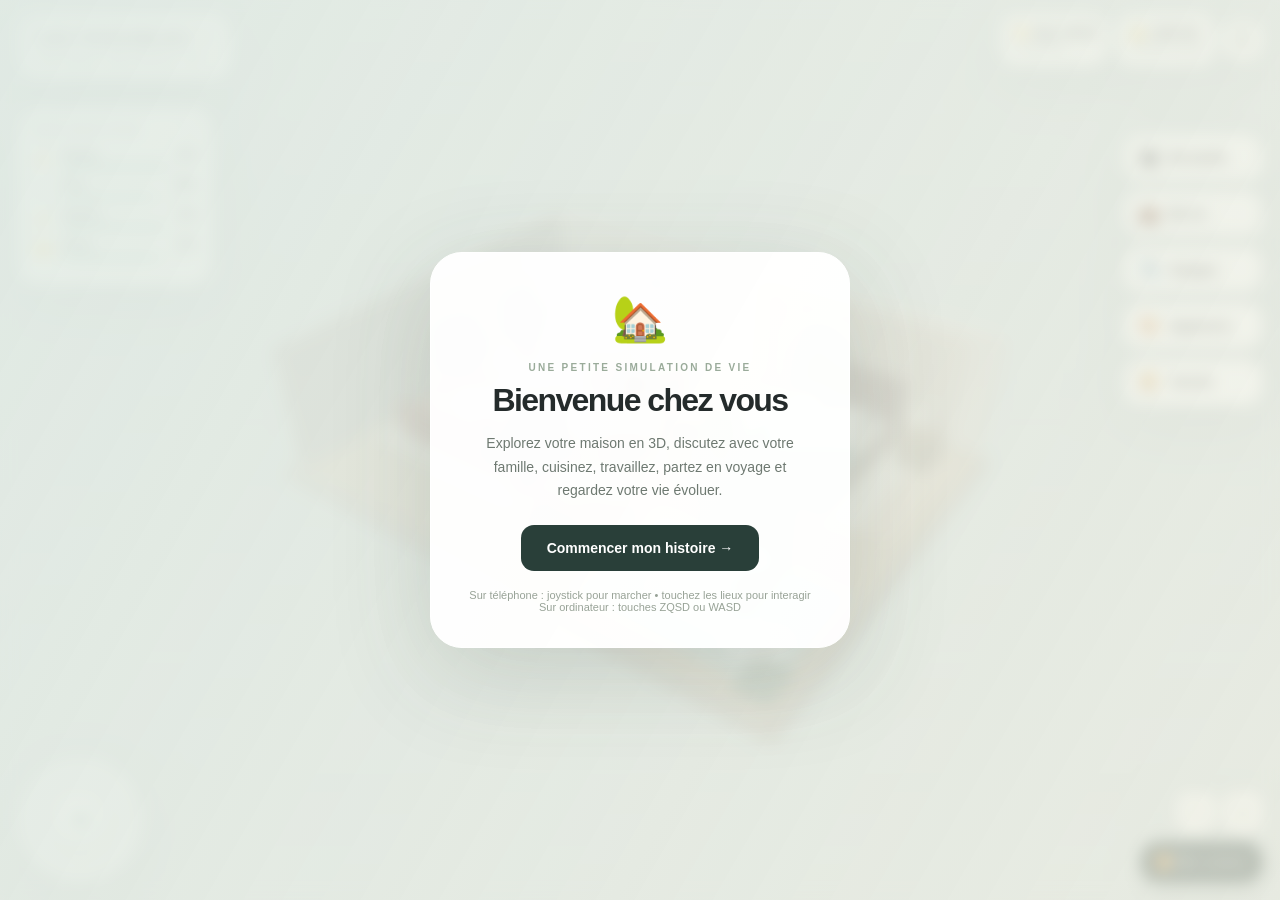
<file: les-possibles/index.html>
<!doctype html>
<html lang="fr">
<head>
<meta charset="utf-8"><meta name="viewport" content="width=device-width, initial-scale=1, viewport-fit=cover, user-scalable=no"><meta name="theme-color" content="#e9e5dc">
<title>Les Possibles — Mini Monde 3D</title>
<style>
:root{--ink:#242b2b;--muted:#78817f;--mint:#e2ece7;--gold:#d7ae79;--glass:rgba(255,255,251,.88);--shadow:0 15px 60px rgba(24,32,32,.12)}*{box-sizing:border-box}html,body{margin:0;width:100%;height:100%;overflow:hidden;font-family:-apple-system,BlinkMacSystemFont,"Segoe UI",sans-serif;color:var(--ink);-webkit-user-select:none;user-select:none;-webkit-tap-highlight-color:transparent}body{background:#dce5e7}button{font:inherit;cursor:pointer;border:0}button:active{transform:scale(.97)}#world{position:absolute;inset:0;width:100%;height:100%;touch-action:none;display:block}.ambient{position:absolute;inset:0;pointer-events:none;background:linear-gradient(180deg,rgba(250,251,247,.12),transparent 37%,rgba(221,222,212,.14));z-index:1}.ui{position:absolute;inset:0;z-index:2;pointer-events:none}.ui>*{pointer-events:auto}.topbar{position:absolute;top:calc(14px + env(safe-area-inset-top));left:18px;right:18px;display:flex;justify-content:space-between;align-items:flex-start;gap:12px}.brand{padding:14px 18px;background:var(--glass);border:1px solid rgba(255,255,255,.9);border-radius:21px;box-shadow:var(--shadow);backdrop-filter:blur(24px)}.brand b{font-size:15px;letter-spacing:.17em;font-weight:780;display:block}.brand small{display:block;color:#768582;letter-spacing:.025em;font-size:11px;margin-top:5px}.toolbar{display:flex;align-items:center;gap:7px}.pill{background:var(--glass);backdrop-filter:blur(18px);border:1px solid rgba(255,255,255,.86);padding:11px 13px;border-radius:17px;box-shadow:var(--shadow);font-size:12px;font-weight:750;white-space:nowrap}.pill small{font-weight:500;color:#6e7d7d}.iconbtn{height:39px;width:39px;border-radius:15px;display:grid;place-items:center;background:var(--glass);backdrop-filter:blur(14px);box-shadow:var(--shadow);font-size:20px;color:var(--ink)}.stats{position:absolute;top:108px;left:18px;width:194px;border-radius:21px;background:var(--glass);box-shadow:var(--shadow);padding:15px;backdrop-filter:blur(15px);border:1px solid rgba(255,255,255,.9)}.statshead{font-size:11px;letter-spacing:.13em;color:#89938b;font-weight:850;margin-bottom:12px;display:flex;justify-content:space-between}.need{display:flex;align-items:center;gap:9px;margin:9px 0}.needicon{font-size:15px;width:19px;text-align:center}.needmain{flex:1;min-width:0}.needlabel{display:flex;justify-content:space-between;font-size:10px;font-weight:700;margin-bottom:5px}.track{height:5px;border-radius:99px;background:#e3e9e4;overflow:hidden}.fill{height:100%;width:70%;border-radius:99px;background:#81b5a0;transition:width .3s}.need.low .fill{background:#d68c75}.need.low .needlabel{color:#b76d55}.dock{position:absolute;right:18px;top:135px;display:flex;flex-direction:column;gap:10px}.dockbutton{display:flex;align-items:center;gap:9px;background:rgba(255,255,252,.93);backdrop-filter:blur(16px);border:1px solid white;border-radius:17px;box-shadow:var(--shadow);padding:11px 13px;min-height:45px;min-width:138px;font-size:12px;font-weight:750;text-align:left}.dockbutton .ico{font-size:18px}.dockbutton:hover,.hotspot:hover{background:white}.bottom{position:absolute;bottom:calc(18px + env(safe-area-inset-bottom));left:18px;right:18px;display:flex;align-items:flex-end;justify-content:space-between;gap:16px}.joy{width:124px;height:124px;flex:0 0 124px;position:relative;border-radius:50%;border:1px solid rgba(255,255,255,.83);background:rgba(255,255,255,.48);backdrop-filter:blur(12px);box-shadow:var(--shadow);touch-action:none}.joy:before,.joy:after{content:'';position:absolute;background:rgba(76,96,92,.12);border-radius:9px}.joy:before{width:1px;height:90px;left:calc(50% - .5px);top:16px}.joy:after{height:1px;width:90px;top:calc(50% - .5px);left:16px}.knob{position:absolute;left:36px;top:36px;width:50px;height:50px;background:linear-gradient(145deg,#fff,#e4eee9);border:1px solid white;border-radius:50%;box-shadow:0 4px 16px rgba(55,88,73,.16);display:grid;place-items:center;font-size:24px;color:#598878;transform:translate(0,0);pointer-events:none}.action{max-width:440px;width:min(46vw,440px);padding:14px 17px;border-radius:23px;background:rgba(255,255,253,.94);backdrop-filter:blur(22px);box-shadow:0 16px 48px rgba(20,36,29,.14);border:1px solid white;display:none}.action.visible{display:block}.action-eyebrow{color:#8c9b94;font-size:10px;text-transform:uppercase;letter-spacing:.14em;font-weight:800}.action-title{font-size:16px;font-weight:800;margin:5px 0}.action-desc{font-size:12px;color:#71827a;line-height:1.5}.action-buttons{display:flex;gap:7px;flex-wrap:wrap;margin-top:12px}.primary{background:#293f39;color:#fff;border-radius:13px;padding:11px 16px;font-weight:750;font-size:12px;white-space:nowrap}.secondary{background:#edf2ed;color:#30433d;border-radius:13px;padding:11px 15px;font-weight:750;font-size:12px}.bottomright{display:flex;align-items:flex-end;gap:10px;flex-direction:column}.tinycontrols{display:flex;gap:7px}.tinycontrols button{background:var(--glass);box-shadow:var(--shadow);border-radius:12px;width:39px;height:39px;color:#4a655a;font-size:19px;font-weight:750}.month{padding:13px 15px;border-radius:17px;background:#273d35;color:#fff;font-size:12px;font-weight:750;box-shadow:0 10px 20px rgba(35,59,47,.2);white-space:nowrap}.hotspot{position:absolute;z-index:3;display:flex;align-items:center;gap:5px;padding:7px 10px;border-radius:999px;color:#354a40;background:rgba(255,255,255,.88);backdrop-filter:blur(12px);border:1px solid rgba(255,255,255,.95);box-shadow:0 4px 16px rgba(30,45,36,.12);font-size:10px;font-weight:800;transform:translate(-50%,-100%);white-space:nowrap;pointer-events:auto}.hotspot.current{background:#2d5142;color:white}.hspots{position:absolute;inset:0;pointer-events:none;z-index:2}.hspots button{pointer-events:auto}.bubble{position:absolute;top:87px;left:50%;transform:translateX(-50%);padding:12px 16px;border-radius:16px;background:#fff9e9;box-shadow:0 9px 29px #35433620;font-size:12px;font-weight:650;max-width:min(480px,86vw);text-align:center;z-index:11;opacity:0;transition:opacity .2s;pointer-events:none}.bubble.show{opacity:1}.modalwrap{position:absolute;inset:0;background:rgba(24,39,35,.38);backdrop-filter:blur(9px);display:none;justify-content:center;align-items:center;padding:18px;z-index:9}.modalwrap.open{display:flex}.modal{width:min(500px,100%);max-height:min(700px,84vh);overflow:auto;padding:26px;border-radius:27px;background:#fcfcf8;box-shadow:0 25px 100px #192a1d4a;border:1px solid white}.modalhead{display:flex;align-items:flex-start;justify-content:space-between;gap:10px;margin-bottom:19px}.modalhead small{font-size:10px;font-weight:800;letter-spacing:.13em;color:#91a297}.modalhead h2{font-size:24px;margin:5px 0;font-weight:800;letter-spacing:-.035em}.close{background:#e8efe9;width:33px;height:33px;border-radius:50%;font-size:21px;color:#516657;flex-shrink:0}.intro{position:absolute;z-index:10;inset:0;background:linear-gradient(120deg,rgba(226,235,229,.90),rgba(241,241,230,.72));backdrop-filter:blur(8px);display:flex;align-items:center;justify-content:center;padding:22px}.intro.hidden{display:none}.introcard{background:rgba(255,255,255,.95);border:1px solid white;box-shadow:0 25px 100px #3545392f;border-radius:32px;padding:34px;width:min(420px,100%);text-align:center}.intro-emblem{font-size:45px;margin:5px 0 17px}.eyebrow{color:#9aab9a;font-size:10px;letter-spacing:.23em;font-weight:800}.introcard h1{font-size:32px;letter-spacing:-.05em;margin:9px 0 13px}.introcard p{line-height:1.7;color:#6e7971;font-size:14px;margin:0 0 22px}.introcard .primary{font-size:14px;padding:15px 26px}.introcard .hint{color:#98a397;font-size:11px;margin-top:18px}.story{padding:13px 0;border-bottom:1px solid #e6eae4}.story b{font-size:12px}.story div{font-size:12px;color:#738177;line-height:1.55;margin-top:4px}.people{display:flex;flex-direction:column;gap:10px}.person{border-radius:19px;background:#f0f3ee;padding:14px;display:flex;align-items:center;gap:13px}.portrait{width:48px;height:48px;display:grid;place-items:center;font-size:30px;border-radius:16px;background:#d9e7de;flex-shrink:0}.person b{font-size:13px}.person small{display:block;font-size:11px;margin-top:5px;color:#76847c}.trip{display:flex;align-items:center;justify-content:space-between;padding:17px 12px;border-bottom:1px solid #e4ebe5;gap:9px}.trip b{display:block;font-size:15px}.trip small{color:#7b8980;font-size:11px;line-height:1.5;display:block;margin-top:4px}.trip button{font-size:11px}.colors{display:flex;gap:10px;flex-wrap:wrap;margin:12px 0 20px}.swatch{width:34px;height:34px;border-radius:50%;border:3px solid #fff;box-shadow:0 0 0 1px #ced5ce}.swatch.selected{box-shadow:0 0 0 3px #456d57}.formrow{margin-bottom:17px}.formrow label{font-size:12px;font-weight:800;display:block;margin-bottom:8px}.two{display:flex;gap:9px;flex-wrap:wrap}.twocol{display:grid;grid-template-columns:1fr 1fr;gap:10px}.summarytile{background:#eef2eb;border-radius:17px;padding:15px}.summarytile small{font-size:10px;color:#879688;display:block}.summarytile b{font-size:19px;display:block;margin-top:6px}.footnote{color:#879388;font-size:11px;line-height:1.5;margin-top:16px}.progress{height:9px;border-radius:99px;background:#e1e9e0;overflow:hidden;margin:8px 0 14px}.progress div{background:#89b79f;height:100%;transition:width .2s}.emptystate{font-size:12px;color:#738179;line-height:1.6}.webgl-error{position:absolute;inset:20% 10%;z-index:15;background:white;border-radius:23px;padding:30px;text-align:center;display:none}
@media(max-width:620px){.topbar{top:calc(9px + env(safe-area-inset-top));left:11px;right:11px}.brand{padding:11px 12px;border-radius:15px}.brand b{font-size:12px;letter-spacing:.1em}.brand small{font-size:9px;margin-top:3px}.pill{padding:9px 10px;font-size:10px;border-radius:12px}.pill small{font-size:9px}.toolbar{gap:5px}.iconbtn{height:33px;width:33px;font-size:16px;border-radius:12px}.stats{top:calc(81px + env(safe-area-inset-top));left:10px;width:144px;padding:11px;border-radius:16px}.statshead{font-size:9px;margin-bottom:8px}.need{margin:7px 0;gap:6px}.needicon{font-size:12px;width:15px}.needlabel{font-size:9px;margin-bottom:4px}.track{height:4px}.dock{top:calc(99px + env(safe-area-inset-top));right:10px;gap:7px}.dockbutton{padding:9px;border-radius:14px;min-width:0;min-height:38px;font-size:0;justify-content:center}.dockbutton .ico{font-size:19px}.bottom{bottom:calc(10px + env(safe-area-inset-bottom));left:10px;right:10px;gap:7px}.joy{height:106px;width:106px;flex-basis:106px}.knob{left:31px;top:31px;width:42px;height:42px}.joy:before{height:80px;top:13px}.joy:after{width:80px;left:13px}.action{flex:1;width:auto;padding:11px 12px;border-radius:17px;max-width:205px;min-width:0}.action-title{font-size:13px;margin:3px 0}.action-desc{font-size:10px;line-height:1.3}.action-buttons{gap:5px;margin-top:8px}.action .primary,.action .secondary{font-size:10px;padding:9px 10px;border-radius:9px}.bottomright{gap:8px}.month{font-size:10px;padding:11px 10px;border-radius:13px;max-width:103px;white-space:normal;text-align:center}.tinycontrols button{height:32px;width:32px;font-size:15px}.hotspot{padding:5px 7px;font-size:9px}.bubble{top:calc(67px + env(safe-area-inset-top));font-size:11px;padding:10px 13px}.modal{padding:20px;max-height:79vh}.modalhead h2{font-size:21px}.introcard{padding:27px 23px}.introcard h1{font-size:28px}}
@media(max-width:370px){.stats{width:124px}.dockbutton{min-height:35px}.joy{height:90px;width:90px;flex-basis:90px}.knob{left:25px;top:25px;width:38px;height:38px}.action{max-width:177px}.month{max-width:90px}}
</style>
</head>
<body>
<canvas id="world" aria-label="Petite maison interactive en trois dimensions"></canvas><div class="ambient"></div><div class="webgl-error" id="glerror">Ce navigateur ne prend pas en charge les graphismes 3D nécessaires. Essayez d'ouvrir le jeu dans Safari ou Chrome sur un appareil récent.</div>
<div class="ui">
  <div class="topbar"><div class="brand"><b>LES POSSIBLES <span style="color:#b8a27e">✦</span></b><small>Une maison, mille histoires · 3D</small></div><div class="toolbar"><div class="pill"><span id="clock">☀️ Lun. 08:30</span><br><small id="date">Mai 2026</small></div><div class="pill"><span id="money">💰 1 500 DH</span><br><small id="jobTag">Architecte junior</small></div><button id="savebtn" class="iconbtn" aria-label="Sauvegarder" title="Sauvegarder">↧</button></div></div>
  <div class="stats" id="stats"><div class="statshead"><span>MON BIEN-ÊTRE</span><span>✦</span></div><div class="need"><div class="needicon">⚡</div><div class="needmain"><div class="needlabel">Énergie <span id="venergy">78%</span></div><div class="track"><div class="fill" id="fenergy"></div></div></div></div><div class="need"><div class="needicon">🍴</div><div class="needmain"><div class="needlabel">Faim <span id="vhunger">68%</span></div><div class="track"><div class="fill" id="fhunger"></div></div></div></div><div class="need"><div class="needicon">✨</div><div class="needmain"><div class="needlabel">Bonheur <span id="vfun">75%</span></div><div class="track"><div class="fill" id="ffun"></div></div></div></div><div class="need"><div class="needicon">🫶</div><div class="needmain"><div class="needlabel">Social <span id="vsocial">72%</span></div><div class="track"><div class="fill" id="fsocial"></div></div></div></div></div>
  <div class="dock"><button class="dockbutton" data-modal="family"><span class="ico">👨‍👩‍👧</span> Ma famille</button><button class="dockbutton" data-modal="life"><span class="ico">💼</span> Ma vie</button><button class="dockbutton" data-modal="travel"><span class="ico">✈️</span> Voyages</button><button class="dockbutton" data-modal="look"><span class="ico">🎨</span> Apparence</button><button class="dockbutton" data-modal="journal"><span class="ico">📔</span> Journal</button></div>
  <div class="hspots" id="hspots"></div><div class="bubble" id="bubble"></div>
  <div class="bottom"><div class="joy" id="joy"><div class="knob" id="knob">✦</div></div><div class="action" id="action"><div class="action-eyebrow" id="acteyebrow">PRÈS DE VOUS</div><div class="action-title" id="acttitle"></div><div class="action-desc" id="actdesc"></div><div class="action-buttons" id="actbuttons"></div></div><div class="bottomright"><div class="tinycontrols"><button id="zoomout" aria-label="Éloigner la caméra">−</button><button id="zoomin" aria-label="Rapprocher la caméra">+</button></div><button class="month" id="nextmonth">⏩ Mois suivant</button></div></div>
  <div class="modalwrap" id="modalwrap"><div class="modal"><div class="modalhead"><div><small id="modaleyebrow">MON MONDE</small><h2 id="modaltitle">Ma vie</h2></div><button id="closemodal" class="close" aria-label="Fermer">×</button></div><div id="modalbody"></div></div></div>
  <div class="intro" id="intro"><div class="introcard"><div class="intro-emblem">🏡</div><div class="eyebrow">UNE PETITE SIMULATION DE VIE</div><h1>Bienvenue chez vous</h1><p>Explorez votre maison en 3D, discutez avec votre famille, cuisinez, travaillez, partez en voyage et regardez votre vie évoluer.</p><button class="primary" id="start">Commencer mon histoire →</button><div class="hint">Sur téléphone : joystick pour marcher • touchez les lieux pour interagir<br>Sur ordinateur : touches ZQSD ou WASD</div></div></div>
</div>
<script>
(()=>{'use strict';
const $=id=>document.getElementById(id), canvas=$('world');let gl;try{gl=canvas.getContext('webgl',{antialias:true,alpha:false,powerPreference:'default'})||canvas.getContext('experimental-webgl')}catch(e){}
const fallback=!gl;let fbCtx=null,fbDraws=[];
if(fallback){
  fbCtx=canvas.getContext('2d');
  if(!fbCtx){$('glerror').style.display='block';return}
  // WebGL is not accessible in some previews: retain all gameplay with a software 2.5D renderer.
  gl={VERTEX_SHADER:1,FRAGMENT_SHADER:2,COMPILE_STATUS:3,LINK_STATUS:4,ARRAY_BUFFER:5,STATIC_DRAW:6,DEPTH_TEST:7,LEQUAL:8,CULL_FACE:9,BACK:10,BLEND:11,SRC_ALPHA:12,ONE_MINUS_SRC_ALPHA:13,COLOR_BUFFER_BIT:14,DEPTH_BUFFER_BIT:15,TRIANGLES:16,FLOAT:17,
  createShader:()=>({}),shaderSource:()=>{},compileShader:()=>{},getShaderParameter:()=>true,getShaderInfoLog:()=>'',createProgram:()=>({}),attachShader:()=>{},linkProgram:()=>{},getProgramParameter:()=>true,useProgram:()=>{},getAttribLocation:()=>0,getUniformLocation:()=>({}),enable:()=>{},depthFunc:()=>{},cullFace:()=>{},blendFunc:()=>{},clearColor:()=>{},createBuffer:()=>({}),bindBuffer:()=>{},bufferData:()=>{},viewport:()=>{},uniformMatrix4fv:()=>{},uniform3fv:()=>{},uniform1f:()=>{},vertexAttribPointer:()=>{},enableVertexAttribArray:()=>{},drawArrays:()=>{},depthMask:()=>{},clear:()=>{}};
}
const vs=`attribute vec3 aPos;attribute vec3 aNorm;uniform mat4 uModel;uniform mat4 uVP;varying vec3 vN;varying vec3 vPos;void main(){vec4 p=uModel*vec4(aPos,1.0);vPos=p.xyz;vN=mat3(uModel)*aNorm;gl_Position=uVP*p;}`;
const fs=`precision mediump float;varying vec3 vN;varying vec3 vPos;uniform vec3 uColor;uniform float uAlpha;uniform vec3 uCamera;void main(){vec3 n=normalize(vN);vec3 light=normalize(vec3(-0.45,0.9,0.65));float diffuse=max(dot(n,light),0.0);float lighting=0.69+diffuse*0.31;float rim=pow(1.0-max(dot(n,normalize(uCamera-vPos)),0.0),2.0)*0.08;vec3 color=uColor*(lighting+rim);float fog=clamp((length(uCamera-vPos)-18.0)/45.0,0.0,0.38);color=mix(color,vec3(0.84,0.89,0.88),fog);gl_FragColor=vec4(color,uAlpha);}`;
function shader(type,src){let s=gl.createShader(type);gl.shaderSource(s,src);gl.compileShader(s);if(!gl.getShaderParameter(s,gl.COMPILE_STATUS))throw Error(gl.getShaderInfoLog(s));return s}
let prog=gl.createProgram();gl.attachShader(prog,shader(gl.VERTEX_SHADER,vs));gl.attachShader(prog,shader(gl.FRAGMENT_SHADER,fs));gl.linkProgram(prog);if(!gl.getProgramParameter(prog,gl.LINK_STATUS)){throw Error('Shader impossible')}gl.useProgram(prog);
const loc={p:gl.getAttribLocation(prog,'aPos'),n:gl.getAttribLocation(prog,'aNorm'),model:gl.getUniformLocation(prog,'uModel'),vp:gl.getUniformLocation(prog,'uVP'),color:gl.getUniformLocation(prog,'uColor'),alpha:gl.getUniformLocation(prog,'uAlpha'),camera:gl.getUniformLocation(prog,'uCamera')};gl.enable(gl.DEPTH_TEST);gl.depthFunc(gl.LEQUAL);gl.enable(gl.CULL_FACE);gl.cullFace(gl.BACK);gl.enable(gl.BLEND);gl.blendFunc(gl.SRC_ALPHA,gl.ONE_MINUS_SRC_ALPHA);gl.clearColor(.80,.85,.84,1);
const PI=Math.PI;const rgb=(hex)=>{hex=hex.replace('#','');return [parseInt(hex.slice(0,2),16)/255,parseInt(hex.slice(2,4),16)/255,parseInt(hex.slice(4,6),16)/255]};const clamp=(a,b,c)=>Math.max(b,Math.min(c,a));const mix=(a,b,t)=>a+(b-a)*t;const randint=(a,b)=>Math.floor(a+Math.random()*(b-a+1));
function geom(){let all={};function make(positions,normals){const b=gl.createBuffer(),bn=gl.createBuffer();gl.bindBuffer(gl.ARRAY_BUFFER,b);gl.bufferData(gl.ARRAY_BUFFER,new Float32Array(positions),gl.STATIC_DRAW);gl.bindBuffer(gl.ARRAY_BUFFER,bn);gl.bufferData(gl.ARRAY_BUFFER,new Float32Array(normals),gl.STATIC_DRAW);return {b,bn,n:positions.length/3}}
function mesh(fn){let p=[],n=[];let push=(a,b,c,no)=>{p.push(...a,...b,...c);if(no)n.push(...no,...no,...no);else{let U=b.map((x,i)=>x-a[i]),V=c.map((x,i)=>x-a[i]);let N=[U[1]*V[2]-U[2]*V[1],U[2]*V[0]-U[0]*V[2],U[0]*V[1]-U[1]*V[0]];let l=Math.hypot(...N)||1;N=N.map(v=>v/l);n.push(...N,...N,...N)}};fn(push);return make(p,n)}
all.cube=mesh(add=>{let v=[[-.5,-.5,-.5],[.5,-.5,-.5],[.5,.5,-.5],[-.5,.5,-.5],[-.5,-.5,.5],[.5,-.5,.5],[.5,.5,.5],[-.5,.5,.5]];[[0,3,2,1],[4,5,6,7],[0,4,7,3],[1,2,6,5],[3,7,6,2],[0,1,5,4]].forEach(face=>{add(v[face[0]],v[face[1]],v[face[2]]);add(v[face[0]],v[face[2]],v[face[3]])})});
all.sphere=mesh(add=>{let rows=12,cols=16;const sphere=(u,v)=>[Math.sin(v)*Math.cos(u),Math.cos(v),Math.sin(v)*Math.sin(u)];for(let y=0;y<rows;y++)for(let x=0;x<cols;x++){let u=x*2*PI/cols,u2=(x+1)*2*PI/cols,v=y*PI/rows,v2=(y+1)*PI/rows;let a=sphere(u,v),b=sphere(u2,v),c=sphere(u2,v2),d=sphere(u,v2);add(a,b,c);add(a,c,d)}});
all.cyl=mesh(add=>{let N=16;for(let k=0;k<N;k++){let a=k*2*PI/N,b=(k+1)*2*PI/N,sa=[Math.sin(a)*.5,-.5,Math.cos(a)*.5],sb=[Math.sin(b)*.5,-.5,Math.cos(b)*.5],ta=[sa[0],.5,sa[2]],tb=[sb[0],.5,sb[2]];add(sa,sb,tb);add(sa,tb,ta);add([0,.5,0],ta,tb);add([0,-.5,0],sb,sa)}});
all.cone=mesh(add=>{let N=16;for(let k=0;k<N;k++){let a=k*2*PI/N,b=(k+1)*2*PI/N,sa=[Math.sin(a)*.5,-.5,Math.cos(a)*.5],sb=[Math.sin(b)*.5,-.5,Math.cos(b)*.5];add(sa,sb,[0,.5,0]);add([0,-.5,0],sb,sa)}});return all}
let G=geom();function ident(){return [1,0,0,0,0,1,0,0,0,0,1,0,0,0,0,1]};function mul(a,b){let o=new Array(16).fill(0);for(let c=0;c<4;c++)for(let r=0;r<4;r++)for(let k=0;k<4;k++)o[c*4+r]+=a[k*4+r]*b[c*4+k];return o}function transform(x,y,z,sx,sy,sz,ry=0,rx=0,rz=0){let cx=Math.cos(rx),sxr=Math.sin(rx),cy=Math.cos(ry),syr=Math.sin(ry),cz=Math.cos(rz),szr=Math.sin(rz);let R=[cy*cz+syr*sxr*szr, cx*szr, -syr*cz+cy*sxr*szr,0,-cy*szr+syr*sxr*cz,cx*cz,syr*szr+cy*sxr*cz,0,syr*cx,-sxr,cy*cx,0,x,y,z,1];for(let c=0;c<3;c++){R[c*4]*=[sx,sy,sz][c];R[c*4+1]*=[sx,sy,sz][c];R[c*4+2]*=[sx,sy,sz][c]}return R}function perspective(fov,aspect,n,f){let a=1/Math.tan(fov/2),d=n-f;return [a/aspect,0,0,0,0,a,0,0,0,0,(f+n)/d,-1,0,0,2*f*n/d,0]};function norm(a){let l=Math.hypot(...a)||1;return a.map(x=>x/l)}function lookAt(eye,target){let z=norm(eye.map((x,i)=>x-target[i])),x=norm([z[2],0,-z[0]]),y=[z[1]*x[2]-z[2]*x[1],z[2]*x[0]-z[0]*x[2],z[0]*x[1]-z[1]*x[0]];return [x[0],y[0],z[0],0,x[1],y[1],z[1],0,x[2],y[2],z[2],0,-(x[0]*eye[0]+x[1]*eye[1]+x[2]*eye[2]),-(y[0]*eye[0]+y[1]*eye[1]+y[2]*eye[2]),-(z[0]*eye[0]+z[1]*eye[1]+z[2]*eye[2]),1]};function multVec(a,v){let q=[];for(let r=0;r<4;r++){q[r]=0;for(let c=0;c<4;c++)q[r]+=a[c*4+r]*v[c]}return q}
let staticObjects=[];function obj(mesh,x,y,z,sx,sy,sz,color,ry=0,rx=0,rz=0,alpha=1){staticObjects.push({mesh,M:transform(x,y,z,sx,sy,sz,ry,rx,rz),color:rgb(color),alpha})}
const cube=(...a)=>obj('cube',...a),ball=(...a)=>obj('sphere',...a),cyl=(...a)=>obj('cyl',...a),cone=(...a)=>obj('cone',...a);
// A cozy architectural dollhouse: single unit with open front.
cube(0,-.13,0,12.6,.27,9.8,'#c9c2b4');cube(0,.02,0,12.2,.045,9.3,'#d9c6aa');
// Wooden planks and room-specific surfaces.
for(let x=-5.8;x<=5.8;x+=.56)cube(x,.046,0,.019,.012,9.2,'#c9b28e');
cube(-3.12,.052,-2.89,5.45,.012,2.95,'#d2d9c7');cube(3.05,.052,-2.3,5.45,.014,3.3,'#e7d4bd');cube(3.65,.055,2.72,4.45,.014,3.1,'#c5dcd9');
// Walls with baseboards and a warm color palette.
cube(0,1.56,-4.68,12.2,3.15,.17,'#f3eee2');cube(-6.05,1.56,0,.17,3.15,9.35,'#ece8dc');cube(0,.18,-4.49,12.2,.09,.055,'#d1c7b6');cube(-5.86,.18,0,.055,.09,9.2,'#d0c9b9');
// Feature wall paneling.
cube(2.8,1.54,-4.55,5.1,2.7,.075,'#e6d8c7');for(let x=.7;x<5.55;x+=.95)cube(x,1.56,-4.47,.023,2.58,.025,'#d1baa6');
// Windows with framing; decorative artwork.
cube(-3.2,1.93,-4.5,2.3,1.25,.06,'#fcfbf7');cube(-3.2,1.93,-4.43,2.06,1.05,.07,'#a7cfd4');cube(-3.2,1.93,-4.37,.035,1.1,.09,'#f9f7ed');cube(-3.2,1.93,-4.36,2.1,.038,.1,'#f9f7ed');cube(-3.2,2.55,-4.32,2.35,.10,.13,'#eee2cd');
cube(2.2,1.77,-4.41,1.2,.95,.055,'#f6f1e7');cube(2.2,1.77,-4.35,.99,.75,.08,'#b3c2ac');ball(2.09,1.89,-4.28,.24,.29,.05,'#718d7b');ball(2.36,1.65,-4.26,.29,.22,.05,'#dfac88');
// Living rug and sofa.
cube(-3.47,.085,1.15,4.3,.04,3.45,'#f5ece2');cube(-3.47,.11,1.15,4.1,.026,3.25,'#ede4d6');
cube(-4.8,.35,1.1,.65,.57,2.3,'#ca8f76');cube(-3.65,.32,2.08,2.75,.5,.75,'#dfb19c');cube(-3.65,.67,2.39,2.8,.75,.25,'#bf8574');cube(-2.35,.54,2.08,.34,.52,.76,'#b77e6e');cube(-3.66,.59,1.65,2.4,.22,.7,'#e3bba6');ball(-4.20,.77,1.78,.33,.23,.17,'#f2d9bb');ball(-3.05,.77,1.72,.33,.22,.17,'#a47e8d');
// Coffee table and books.
cube(-3.45,.39,.34,1.65,.14,.86,'#ad8063');for(let x of [-4.06,-2.84])for(let z of [.07,.58])cube(x,.21,z,.12,.36,.12,'#9b6e58');cube(-3.25,.49,.34,.52,.06,.33,'#e8e4d6');cube(-3.43,.55,.38,.5,.05,.31,'#738e82');ball(-3.88,.57,.23,.10,.1,.1,'#efe9db');
// Television sideboard and TV.
cube(-1.60,.35,1.58,.58,.55,2.1,'#d0b69a');cube(-1.58,1.13,1.54,.11,1.20,1.69,'#454f54');cube(-1.53,1.13,1.54,.035,1.04,1.53,'#8db7bb');cube(-1.52,1.14,1.54,.018,.5,1.3,'#c0d8c9');
// Kitchen cabinets, work surface and appliances.
cube(-4.56,.52,-3.72,2.85,1.02,.72,'#8baba0');cube(-4.56,1.06,-3.72,3,.12,.85,'#f4e6cf');for(let x of [-5.36,-4.58,-3.80]){cube(x,.58,-3.32,.025,.65,.04,'#688d81');cube(x+.32,.59,-3.31,.19,.045,.045,'#e5e9df')}
cube(-4.6,1.13,-3.55,1.08,.02,.45,'#d1d7d2');cube(-4.6,1.137,-3.55,.9,.014,.34,'#a8b7bb');cyl(-4.27,1.32,-3.72,.08,.34,.08,'#d8d9cf');cyl(-4.4,1.48,-3.72,.31,.08,.08,'#d6d9d0',0,0,1.12);
for(let i=0;i<4;i++){let x=-5.4+i*.42;ball(x,1.22,-3.63,.15,.035,.15,'#3b4649')}
// Fridge and dining table.
cube(-1.58,.98,-3.72,.79,1.96,.78,'#e3e8e4');cube(-1.15,1.27,-3.24,.055,.29,.06,'#b2bdba');cube(-1.15,.58,-3.24,.055,.29,.06,'#b2bdba');
cube(-1.55,.80,-1.7,1.62,.13,1.11,'#c1a184');for(let x of [-2.16,-.94])for(let z of [-2.11,-1.29])cyl(x,.42,z,.12,.75,.12,'#a5846a');cyl(-1.52,.91,-1.71,.32,.13,.32,'#e7e0d1');ball(-1.50,1.02,-1.7,.13,.12,.13,'#dd9c70');
// Two chairs.
for(let x of [-2.62,-.46]){cube(x,.51,-1.7,.5,.13,.54,'#b79d85');cube(x,.93,-2.0,.55,.72,.13,'#b79d85');for(let z of [-1.95,-1.45])cyl(x,.27,z,.07,.47,.07,'#8b7563')}
// Bed, nightstand, rug.
cube(2.95,.09,-2.3,4.3,.025,3.35,'#f4ede1');cube(3.08,.31,-2.39,2.45,.45,3.4,'#b49c8c');cube(3.08,.59,-2.4,2.3,.2,3.15,'#eee7db');cube(3.08,.72,-1.56,2.28,.12,1.42,'#9fb9b0');cube(3.08,1.07,-4.0,2.55,1.35,.22,'#9d8377');ball(2.48,.81,-3.45,.5,.16,.35,'#fefbf4');ball(3.64,.81,-3.45,.5,.16,.35,'#fefbf4');cube(5.07,.48,-3.65,.76,.81,.73,'#bdab93');cyl(5.06,1.09,-3.67,.12,.5,.12,'#d3bd9d');cone(5.06,1.41,-3.67,.62,.43,.62,'#f4ece0');
// Work desk and computer.
cube(.45,.73,2.6,2.05,.13,.8,'#c1a286');for(let x of [-.4,1.26])for(let z of [2.29,2.9])cyl(x,.38,z,.1,.68,.1,'#8f877e');cube(.62,1.19,2.31,.84,.58,.12,'#4d6264');cube(.62,1.19,2.36,.73,.47,.04,'#a9cbba');cube(.62,.89,2.49,.09,.2,.09,'#737e77');cube(.62,.80,2.49,.35,.04,.2,'#5c6b64');cube(-.35,.84,2.72,.26,.045,.33,'#d1a878');cube(-.35,.89,2.72,.21,.06,.28,'#f5f1e9');cube(.52,.39,3.52,.6,.55,.63,'#769489');cube(.52,.81,3.78,.6,.7,.14,'#638375');
// Shower room with glass partitions and bath tub.
cube(3.8,.22,2.66,2.07,.39,1.6,'#f7faf5');cube(3.8,.47,2.66,1.87,.20,1.43,'#dbe8e2');cube(4.65,1.39,2.66,.075,1.9,1.6,'#bdd9d7');cube(3.8,1.39,1.85,1.78,1.9,.055,'#b7d4d2');cyl(4.28,1.5,2.4,.055,1.6,.055,'#adbdb5');cyl(4.02,2.24,2.4,.49,.06,.12,'#b9c9c0');
// Small entry accent and houseplants.
cube(5.58,.06,4.03,.78,.055,.95,'#879d8c');for(let [x,z] of [[-5.4,.05],[-5.25,-2.14],[1.6,-.7]]){cyl(x,.34,z,.46,.67,.46,'#b98e73');cyl(x,.77,z,.33,.18,.33,'#6f8d68');for(let j=0;j<7;j++){let a=j*2*PI/7;ball(x+Math.cos(a)*.3,1.2+(j%2)*.11,z+Math.sin(a)*.3,.20,.42,.18,j%2?'#628b65':'#7fa77c')}ball(x,1.52,z,.3,.35,.3,'#6c936a')}
// Decorative ceiling light no roof.
cyl(-1.2,2.62,-.8,.10,.34,.10,'#c9b9a4');ball(-1.2,2.37,-.8,.58,.27,.58,'#f3ecd8');
const hotspots=[{id:'cuisine',emoji:'🍳',name:'Cuisine',desc:'Préparez un bon repas.',x:-4.12,z:-3.1,actions:[['Cuisiner',()=>act('cuisine')]]},{id:'sofa',emoji:'🛋️',name:'Salon',desc:'Prenez du temps pour vous.',x:-3.54,z:1.18,actions:[['Se détendre',()=>act('sofa')]]},{id:'bed',emoji:'🛏️',name:'Chambre',desc:'Une bonne nuit réparatrice.',x:3.13,z:-2.13,actions:[['Dormir',()=>act('bed')]]},{id:'desk',emoji:'💻',name:'Bureau',desc:'Développez votre carrière.',x:.43,z:2.15,actions:[['Travailler',()=>act('desk')]]},{id:'bath',emoji:'🚿',name:'Salle de bain',desc:'Prenez soin de vous.',x:3.78,z:2.55,actions:[['Se doucher',()=>act('bath')]]},{id:'door',emoji:'✈️',name:'Sortir',desc:'Découvrez de nouveaux horizons.',x:5.45,z:4.06,actions:[['Voyager',()=>openModal('travel')]]},{id:'family',emoji:'💬',name:'En famille',desc:'Passez un moment ensemble.',x:-.7,z:.0,actions:[['Discuter',()=>act('family')]]}];
// State and simplified simulation.
const defaultS=()=>({hour:8.5,day:5,month:5,year:2026,money:1500,energy:78,hunger:68,fun:75,social:72,job:0,careerXP:0,bond:64,childBond:72,childGrade:75,childAge:9,months:0,skin:2,shirt:0,hair:0,stories:[{date:'Mai 2026',title:'Un nouveau chapitre',detail:'Vous emménagez dans votre maison avec Sami et votre fille Lina.'}],trips:[]});let s;try{s=Object.assign(defaultS(),JSON.parse(localStorage.getItem('les-possibles-mini3d')||'null')||{})}catch(e){s=defaultS()}
const skinColors=['#f5c9ab','#d9a27c','#9b5f40','#653923','#e0b799'];const shirts=['#c77d7d','#76a5a0','#c3a0ad','#a99bce','#e0ab6a'];const hairs=['#342b2c','#79513a','#1d1b20','#b27f57'];const monthNames=['janvier','février','mars','avril','mai','juin','juillet','août','septembre','octobre','novembre','décembre'];const jobNames=['Architecte junior','Architecte','Architecte senior','Cheffe de projet','Directrice de studio'];
const p={x:.0,z:.75,ang:0,walk:0,moving:false},npc=[{x:-.4,z:-.3,tx:-.4,tz:-.3,ang:0,color:'#6b8c99',skin:'#a57054',hair:'#262427',name:'Sami',phase:1,next:0},{x:1.15,z:.1,tx:1.15,tz:.1,ang:0,color:'#d4a96b',skin:'#ad6f49',hair:'#2d2428',name:'Lina',phase:3,next:0,small:true}];let selected=null,autopilot=null,playing=false,modalType=null,speed=1,camAng=.63,camDist=18.8,vp,eye,screenW=innerWidth,screenH=innerHeight,activeJS=false, joyX=0,joyY=0, keymove={};let last=performance.now(),lastUI=0,bubbleTimer=0;
function save(silent=true){try{localStorage.setItem('les-possibles-mini3d',JSON.stringify(s));if(!silent)toast('💾 Progression sauvegardée sur cet appareil.')}catch(e){if(!silent)toast('Le stockage local est indisponible sur ce navigateur.')}}
function stamp(){return `${monthNames[s.month-1]} ${s.year}`};function tell(title,detail){s.stories.unshift({date:stamp(),title,detail});if(s.stories.length>70)s.stories.length=70;toast(`${title} · ${detail}`);save()}
function toast(message){let el=$('bubble');el.textContent=message;el.classList.add('show');clearTimeout(bubbleTimer);bubbleTimer=setTimeout(()=>el.classList.remove('show'),3400)}
function updateUI(){let weekdays=['Dim.','Lun.','Mar.','Mer.','Jeu.','Ven.','Sam.'];let h=Math.floor(s.hour)%24,m=Math.floor((s.hour%1)*60);$('clock').textContent=`☀️ ${weekdays[(s.day+1)%7]} ${String(h).padStart(2,'0')}:${String(m).padStart(2,'0')}`;$('date').textContent=`${s.day} ${monthNames[s.month-1]} ${s.year}`;$('money').textContent=`💰 ${Math.floor(s.money).toLocaleString('fr-FR')} DH`;$('jobTag').textContent=jobNames[s.job];for(let [k,dom] of [['energy','Énergie'],['hunger','Faim'],['fun','Bonheur'],['social','Social']]){let v=Math.round(s[k]);$('v'+k).textContent=v+'%';$('f'+k).style.width=v+'%';$('v'+k).closest('.need').classList.toggle('low',v<30)}}
function modify(stats){for(let [k,v] of Object.entries(stats))s[k]=clamp((s[k]||0)+v,0,100)}
function advance(hours){let prev=s.hour;s.hour+=hours;modify({energy:-hours*.7,hunger:-hours*1.1,fun:-hours*.3,social:-hours*.25});while(s.hour>=24){s.hour-=24;s.day++;if(s.day>28){s.day=1;nextMonth(true)}}updateUI()}
function act(id){if(id==='cuisine'){if(s.money<14){toast('Il vous faut au moins 14 DH pour cuisiner.');return} s.money-=14;modify({hunger:42,energy:-5,fun:4});advance(.7);tell('Un repas fait maison','Vous avez cuisiné pour votre famille. –14 DH.')}else if(id==='sofa'){modify({fun:25,energy:13,social:2});advance(1.1);tell('Un moment pour soi','Vous avez pris le temps de vous détendre au salon.')}else if(id==='bed'){modify({energy:80,hunger:-5,fun:7});advance(8);s.hour=7.4;tell('Une nuit reposante','Vous avez bien dormi et récupéré de l’énergie.')}else if(id==='desk'){modify({energy:-24,hunger:-14,fun:-8});s.money+=165+60*s.job;s.careerXP++;advance(4);tell('Une journée productive',`Votre travail vous rapporte ${165+60*s.job} DH.`);if(s.careerXP>=4+2*s.job&&s.job<4){s.job++;s.careerXP=0;tell('Promotion !',`Vous devenez ${jobNames[s.job]}. Votre rémunération augmente !`)}}else if(id==='bath'){modify({energy:7,fun:13});advance(.4);tell('Un moment de fraîcheur','Vous avez pris soin de vous.')}else if(id==='family'){modify({social:29,fun:14});s.bond=clamp(s.bond+5,0,100);s.childBond=clamp(s.childBond+3,0,100);advance(1);tell('Un moment ensemble','Vous avez passé une belle soirée avec Sami et Lina.')}updateUI();updateAction();save()}
const monthEvents=[()=>{s.childGrade=clamp(s.childGrade+randint(-3,6),25,100);return ['Des nouvelles de l’école',`Lina a obtenu ${Math.round(s.childGrade)}/100 à son dernier bilan scolaire.`]},()=>{s.money+=180;return ['Sami a pris une initiative','Sami a effectué une mission supplémentaire et contribué à hauteur de 180 DH au foyer.']},()=>{s.bond=clamp(s.bond+7,0,100);return ['Une belle surprise','Sami a organisé une petite sortie pour vous deux. Votre complicité grandit.']},()=>{s.childBond=clamp(s.childBond+6,0,100);return ['Une passion naissante','Lina s’est inscrite à un atelier de peinture après l’école.']},()=>{s.money-=45;return ['La vie du quotidien','Une petite réparation dans la maison vous a coûté 45 DH.']},()=>{s.fun=clamp(s.fun+10,0,100);return ['Une invitation','Une amie vous a invitée à un événement familial chaleureux.']}];
function nextMonth(internal=false){s.month++;s.months++;if(s.month>12){s.month=1;s.year++;s.childAge++;tell('Un anniversaire',`Lina a maintenant ${s.childAge} ans !`)}if(!internal){s.day=5;s.hour=9.0} s.money-=120;let results=[];results.push('Charges de la maison : –120 DH');let num=randint(1,2);for(let i=0;i<num;i++){let [title,detail]=monthEvents[randint(0,monthEvents.length-1)]();s.stories.unshift({date:stamp(),title,detail});results.push(title+' : '+detail)}modify({energy:internal?1:13,hunger:internal?1:14,fun:5,social:3});save();updateUI();if(!internal){openModal('month',results);toast('📅 Un nouveau mois et de nouvelles histoires !')}}
const space=(v)=>v.map(x=>Number(x.toFixed(2)));
function draw(mesh,M,color,alpha=1){if(fallback){fbDraws.push({mesh,M,color,alpha});return}const g=G[mesh];gl.bindBuffer(gl.ARRAY_BUFFER,g.b);gl.vertexAttribPointer(loc.p,3,gl.FLOAT,false,0,0);gl.enableVertexAttribArray(loc.p);gl.bindBuffer(gl.ARRAY_BUFFER,g.bn);gl.vertexAttribPointer(loc.n,3,gl.FLOAT,false,0,0);gl.enableVertexAttribArray(loc.n);gl.uniformMatrix4fv(loc.model,false,new Float32Array(M));gl.uniform3fv(loc.color,color);gl.uniform1f(loc.alpha,alpha);gl.drawArrays(gl.TRIANGLES,0,g.n)}
function D(mesh,x,y,z,sx,sy,sz,color,rot=0,rx=0,rz=0){draw(mesh,transform(x,y,z,sx,sy,sz,rot,rx,rz),rgb(color))}
function avatar(x,z,ang,style,walk=0,small=false){let h=small?.74:1, wig=Math.sin(walk*10)*.20, sin=Math.sin(ang),cos=Math.cos(ang),lpos=(xx,yy,zz)=>[x+xx*cos+zz*sin,yy*h,z-xx*sin+zz*cos];const B=(mesh,xx,yy,zz,sx,sy,sz,color,r=0,rx=0,rz=0)=>{let q=lpos(xx,yy,zz);D(mesh,...q,sx*h,sy*h,sz*h,color,ang+r,rx,rz)};
// Soft grounding, shoes and animated walking.
D('sphere',x,.085,z,.56,.04,.32,'#bcbeb0');
B('sphere',0,1.05,0,.31,.49,.22,style.shirt);B('sphere',0,.73,0,.27,.25,.21,style.shirt);B('cyl',0,1.47,0,.15,.17,.14,style.skin);
for(let side of [-1,1]){B('sphere',side*.34,1.20,0,.14,.24,.15,style.shirt);B('cyl',side*.34,1.00,side*.04,.14,.46,.14,style.skin,0,side*.14+(side*wig));B('sphere',side*.34,.72,.06,.10,.12,.11,style.skin);B('cyl',side*.145,.39,side*.04,.19,.70,.18,style.pants,0,-side*wig);B('sphere',side*.145,.10,.19+side*wig*.35,.19,.14,.30,style.shoes)}
B('sphere',0,1.70,0,.30,.34,.28,style.skin);B('sphere',0,1.93,-.03,.31,.17,.30,style.hair);B('sphere',-.23,1.75,-.10,.11,.26,.21,style.hair);B('sphere',.23,1.77,-.10,.12,.27,.21,style.hair);B('sphere',0,1.85,.17,.23,.13,.17,style.hair);B('sphere',-.10,1.73,.268,.033,.032,.021,'#272528');B('sphere',.10,1.73,.268,.033,.032,.021,'#272528');B('sphere',0,1.61,.272,.064,.018,.012,'#9d6255');B('sphere',0,1.68,.282,.05,.05,.043,style.skin);
}
let charStyle=()=>({skin:skinColors[s.skin],shirt:shirts[s.shirt],hair:hairs[s.hair],pants:'#637f80',shoes:'#f7efe6'});
function resize(){let dpr=Math.min(window.devicePixelRatio||1,1.85);screenW=canvas.clientWidth;screenH=canvas.clientHeight;canvas.width=Math.max(1,Math.floor(screenW*dpr));canvas.height=Math.max(1,Math.floor(screenH*dpr));gl.viewport(0,0,canvas.width,canvas.height)}window.addEventListener('resize',resize);resize();
function cam(){eye=[Math.sin(camAng)*camDist,camDist*.72,Math.cos(camAng)*camDist];let view=lookAt(eye,[0,.38,0]),proj=perspective(.83,canvas.width/canvas.height,.1,100);vp=mul(proj,view);gl.uniformMatrix4fv(loc.vp,false,new Float32Array(vp));gl.uniform3fv(loc.camera,new Float32Array(eye))}
function project(x,y,z){let v=multVec(vp,[x,y,z,1]);if(v[3]<0.1)return null;return {x:(v[0]/v[3]*.5+.5)*screenW,y:(.5-v[1]/v[3]*.5)*screenH,front:v[2]/v[3]}}
function paintFallback(){
  const ctx=fbCtx;ctx.clearRect(0,0,screenW,screenH);
  let bg=ctx.createLinearGradient(0,0,0,screenH);bg.addColorStop(0,'#d6e3e0');bg.addColorStop(.65,'#e3e7db');bg.addColorStop(1,'#d7ded3');ctx.fillStyle=bg;ctx.fillRect(0,0,screenW,screenH);
  const world=(M,v)=>multVec(M,[...v,1]).slice(0,3);
  const shade=(col,k,alpha=1)=>`rgba(${col.map(x=>Math.round(Math.max(0,Math.min(1,x*k))*255)).join(',')},${alpha})`;
  let paint=[];
  const vert=[[-.5,-.5,-.5],[.5,-.5,-.5],[.5,.5,-.5],[-.5,.5,-.5],[-.5,-.5,.5],[.5,-.5,.5],[.5,.5,.5],[-.5,.5,.5]];
  const faces=[[0,3,2,1],[4,5,6,7],[0,4,7,3],[1,2,6,5],[3,7,6,2],[0,1,5,4]],shades=[.80,1.08,.91,.85,1.13,.72];
  function depth(pos){return Math.hypot(pos[0]-eye[0],pos[1]-eye[1],pos[2]-eye[2])}
  for(const o of fbDraws){
    let center=[o.M[12],o.M[13],o.M[14]],d=depth(center);
    if(o.mesh==='cube'){
      let pts=vert.map(v=>world(o.M,v));
      for(let fi=0;fi<6;fi++){
        const f=faces[fi],v=f.map(i=>project(...pts[i]));if(v.some(x=>!x))continue;
        let mid=f.map(i=>pts[i]).reduce((a,c)=>a.map((n,j)=>n+c[j]/4),[0,0,0]);
        paint.push({depth:depth(mid),draw:()=>{ctx.beginPath();ctx.moveTo(v[0].x,v[0].y);for(let k=1;k<4;k++)ctx.lineTo(v[k].x,v[k].y);ctx.closePath();ctx.fillStyle=shade(o.color,shades[fi],o.alpha);ctx.fill();ctx.strokeStyle='rgba(65,72,61,.055)';ctx.lineWidth=.6;ctx.stroke()}})
      }
    }else if(o.mesh==='sphere'){
      let c=project(...center),vx=project(...world(o.M,[1,0,0])),vy=project(...world(o.M,[0,1,0])),vz=project(...world(o.M,[0,0,1]));if(!c||!vx||!vy||!vz)continue;
      let rx=Math.max(2,Math.hypot(vx.x-c.x,vx.y-c.y),Math.hypot(vz.x-c.x,vz.y-c.y))*.95;
      let ry=Math.max(2,Math.hypot(vy.x-c.x,vy.y-c.y),rx*.68);
      paint.push({depth:d,draw:()=>{let g=ctx.createRadialGradient(c.x-rx*.26,c.y-ry*.34,1,c.x,c.y,Math.max(rx,ry)*1.18);g.addColorStop(0,shade(o.color,1.18,o.alpha));g.addColorStop(.78,shade(o.color,.94,o.alpha));g.addColorStop(1,shade(o.color,.74,o.alpha));ctx.fillStyle=g;ctx.beginPath();ctx.ellipse(c.x,c.y,rx,ry,0,0,Math.PI*2);ctx.fill()}})
    }else if(o.mesh==='cyl'||o.mesh==='cone'){
      let top=project(...world(o.M,[0,.5,0])),bot=project(...world(o.M,[0,-.5,0])),one=project(...world(o.M,[.5,.5,0])),two=project(...world(o.M,[0,.5,.5]));if(!top||!bot||!one||!two)continue;
      let rx=Math.max(2,Math.abs(one.x-top.x),Math.abs(two.x-top.x)),ry=Math.max(2,Math.abs(one.y-top.y),Math.abs(two.y-top.y));
      paint.push({depth:d,draw:()=>{ctx.fillStyle=shade(o.color,.89,o.alpha);ctx.beginPath();if(o.mesh==='cone'){ctx.moveTo(top.x,top.y);ctx.lineTo(bot.x-rx,bot.y);ctx.lineTo(bot.x+rx,bot.y)}else{ctx.moveTo(top.x-rx,top.y);ctx.lineTo(top.x+rx,top.y);ctx.lineTo(bot.x+rx,bot.y);ctx.lineTo(bot.x-rx,bot.y)}ctx.closePath();ctx.fill();ctx.fillStyle=shade(o.color,1.12,o.alpha);ctx.beginPath();ctx.ellipse(o.mesh==='cone'?bot.x:top.x,o.mesh==='cone'?bot.y:top.y,rx,ry,0,0,Math.PI*2);ctx.fill()}})
    }
  }
  paint.sort((a,b)=>b.depth-a.depth);
  for(const op of paint)op.draw();
}

let pinDOM=new Map();for(let h of hotspots){let b=document.createElement('button');b.className='hotspot';b.innerHTML=`${h.emoji} ${h.name}`;b.dataset.id=h.id;b.onclick=()=>goTo(h);$('hspots').append(b);pinDOM.set(h.id,b)}
function goTo(h){selected=h;autopilot={x:h.x,z:h.z};updateAction();toast(`🚶 Direction : ${h.name}`)}
function updateHotspots(){for(let h of hotspots){let b=pinDOM.get(h.id),pos=project(h.x,.54,h.z);if(!pos){b.style.display='none';continue}let hidden=pos.x<18||pos.x>screenW-18||pos.y<120||pos.y>screenH-115;if(screenW<650&&h.id==='family')hidden=true;b.style.display=hidden?'none':'flex';b.style.left=pos.x+'px';b.style.top=pos.y+'px';b.classList.toggle('current',selected===h)}}
function updateAction(){if(!selected){$('action').classList.remove('visible');return}let near=Math.hypot(p.x-selected.x,p.z-selected.z)<1.4;$('action').classList.add('visible');$('acteyebrow').textContent=near?'VOUS ÊTES SUR PLACE':'EN CHEMIN';$('acttitle').textContent=selected.emoji+' '+selected.name;$('actdesc').textContent=near?selected.desc:'Avancez avec le joystick ou laissez votre personnage se déplacer.';$('actbuttons').innerHTML='';if(near){for(let [name,fn] of selected.actions){let b=document.createElement('button');b.className='primary';b.textContent=name;b.onclick=fn;$('actbuttons').append(b)}}else{let b=document.createElement('button');b.className='secondary';b.textContent='Y aller';b.onclick=()=>autopilot={x:selected.x,z:selected.z};$('actbuttons').append(b)}let b=document.createElement('button');b.className='secondary';b.textContent='×';b.onclick=()=>{selected=null;autopilot=null;updateAction()};$('actbuttons').append(b)}
function movement(dt){if(!playing||modalType)return;let sx=joyX,sy=joyY;if(keymove['ArrowUp']||keymove['KeyW']||keymove['KeyZ'])sy-=1;if(keymove['ArrowDown']||keymove['KeyS'])sy+=1;if(keymove['ArrowLeft']||keymove['KeyA']||keymove['KeyQ'])sx-=1;if(keymove['ArrowRight']||keymove['KeyD'])sx+=1;
let dx=0,dz=0;let input=Math.hypot(sx,sy);if(input>.08){autopilot=null;sx/=Math.max(1,input);sy/=Math.max(1,input);let c=Math.cos(camAng),ss=Math.sin(camAng);dx=c*sx+ss*sy;dz=-ss*sx+c*sy;}else if(autopilot){dx=autopilot.x-p.x;dz=autopilot.z-p.z;let d=Math.hypot(dx,dz);if(d<.40){autopilot=null;updateAction();}else{dx/=d;dz/=d}}let len=Math.hypot(dx,dz);p.moving=len>.01;if(p.moving){p.x=clamp(p.x+dx*dt*2.15,-5.55,5.55);p.z=clamp(p.z+dz*dt*2.15,-4.1,4.15);p.ang=Math.atan2(dx,dz);p.walk+=dt*3; if(selected&&Math.hypot(p.x-selected.x,p.z-selected.z)<1.4&&Math.random()<dt*1.8)updateAction()}}
function updateNpc(dt,t){for(let n of npc){if(t>n.next){n.tx=clamp(n.x+Math.random()*3-1.5,-4.4,4.5);n.tz=clamp(n.z+Math.random()*2.7-1.35,-3.7,3.7);n.next=t+randint(6,12)}let dx=n.tx-n.x,dz=n.tz-n.z,d=Math.hypot(dx,dz);if(d>.12){n.x+=dx/d*dt*.36;n.z+=dz/d*dt*.36;n.ang=Math.atan2(dx,dz);n.phase+=dt*1.8}}}
function drawframe(){gl.clear(gl.COLOR_BUFFER_BIT|gl.DEPTH_BUFFER_BIT);cam();fbDraws=[];gl.depthMask(true);for(let o of staticObjects)draw(o.mesh,o.M,o.color,o.alpha);
for(let n of npc)avatar(n.x,n.z,n.ang,{skin:n.skin,shirt:n.color,hair:n.hair,pants:n.small?'#b9946c':'#536a72',shoes:'#eae3d9'},n.phase,n.small);avatar(p.x,p.z,p.ang,charStyle(),p.walk);if(fallback)paintFallback();updateHotspots()}
function frame(now){let dt=Math.min((now-last)/1000,.07);last=now;if(playing&&!modalType){movement(dt);updateNpc(dt,now/1000);s.hour+=dt*speed*.012;let loss=dt*speed*.012;modify({energy:-loss*.9,hunger:-loss*1.8,fun:-loss*.5,social:-loss*.4});if(s.hour>=24){s.hour-=24;s.day++;if(s.day>28){s.day=1;nextMonth(true)}}if(now-lastUI>450){updateUI();lastUI=now}}drawframe();requestAnimationFrame(frame)}requestAnimationFrame(frame);
const joy=$('joy'),knob=$('knob');function setJoy(e){let r=joy.getBoundingClientRect(),x=(e.clientX-(r.left+r.width/2))/(r.width*.34),y=(e.clientY-(r.top+r.height/2))/(r.height*.34),d=Math.max(1,Math.hypot(x,y));joyX=x/d;joyY=y/d;knob.style.transform=`translate(${joyX*r.width*.28}px,${joyY*r.height*.28}px)`}joy.addEventListener('pointerdown',e=>{joy.setPointerCapture(e.pointerId);activeJS=true;setJoy(e);e.preventDefault()});joy.addEventListener('pointermove',e=>{if(activeJS)setJoy(e)});function endJoy(){activeJS=false;joyX=joyY=0;knob.style.transform='translate(0,0)'}joy.addEventListener('pointerup',endJoy);joy.addEventListener('pointercancel',endJoy);
window.addEventListener('keydown',e=>{if(['ArrowUp','ArrowDown','ArrowLeft','ArrowRight','Space'].includes(e.code))e.preventDefault();keymove[e.code]=true});window.addEventListener('keyup',e=>keymove[e.code]=false);window.addEventListener('blur',()=>{keymove={};endJoy()});
let drag=null;canvas.addEventListener('pointerdown',e=>{drag={id:e.pointerId,x:e.clientX,ang:camAng};canvas.setPointerCapture(e.pointerId)});canvas.addEventListener('pointermove',e=>{if(drag&&drag.id===e.pointerId)camAng=clamp(drag.ang+(drag.x-e.clientX)*.006,-.12,1.20)});canvas.addEventListener('pointerup',()=>drag=null);canvas.addEventListener('pointercancel',()=>drag=null);canvas.addEventListener('wheel',e=>{camDist=clamp(camDist+e.deltaY*.012,13,27);e.preventDefault()},{passive:false});$('zoomin').onclick=()=>camDist=clamp(camDist-1.4,13,27);$('zoomout').onclick=()=>camDist=clamp(camDist+1.4,13,27);
const escapeHTML=t=>String(t).replace(/[&<>"']/g,c=>({'&':'&amp;','<':'&lt;','>':'&gt;','"':'&quot;',"'":'&#39;'}[c]));const btn=(label,onclick,cl='primary')=>{let el=document.createElement('button');el.className=cl;el.textContent=label;el.onclick=onclick;return el};let monthSummary=[];
function openModal(type,summary){modalType=type;const titles={family:['VOTRE FOYER','Ma famille'],life:['VOTRE PARCOURS','Ma vie'],travel:['VOTRE PROCHAINE AVENTURE','Partir en voyage'],look:['PERSONNALISATION','Mon personnage'],journal:['LES SOUVENIRS','Journal de vie'],month:['UNE VIE QUI ÉVOLUE','Nouveau mois']};$('modaleyebrow').textContent=titles[type][0];$('modaltitle').textContent=titles[type][1];$('modalwrap').classList.add('open');let out=$('modalbody');out.innerHTML='';
if(type==='family'){out.innerHTML=`<div class="people"><div class="person"><div class="portrait">👩🏽</div><div><b>Vous · ${escapeHTML(jobNames[s.job])}</b><small>Énergie ${Math.round(s.energy)}% · Vie active et ambitions</small></div></div><div class="person"><div class="portrait">👨🏽</div><div><b>Sami · Votre conjoint</b><small>Complicité ${s.bond}/100 · Ingénieur</small></div></div><div class="person"><div class="portrait">👧🏽</div><div><b>Lina · ${s.childAge} ans</b><small>École primaire · Notes ${Math.round(s.childGrade)}/100 · Lien ${s.childBond}/100</small></div></div></div><p class="footnote">Sami et Lina se déplacent dans la maison de façon autonome. Leurs histoires évoluent également d'un mois à l'autre.</p>`;out.append(btn('Passer un moment ensemble',()=>{closeModal();act('family')}))}
if(type==='life'){out.innerHTML=`<div class="twocol"><div class="summarytile"><small>Votre épargne disponible</small><b>${Math.floor(s.money).toLocaleString('fr-FR')} DH</b></div><div class="summarytile"><small>Métier actuel</small><b style="font-size:14px">${jobNames[s.job]}</b></div></div><h3 style="font-size:15px;margin:23px 0 8px">Carrière professionnelle</h3><p class="emptystate">Votre prochaine promotion approche grâce à vos journées de travail. Vous pouvez travailler au bureau pour gagner de l'argent.</p><div class="progress"><div style="width:${Math.round(s.careerXP/(4+2*s.job)*100)}%"></div></div><p class="footnote">Progression de carrière : ${s.careerXP} / ${4+2*s.job} journées. Les besoins se modifient avec vos actions et le temps qui passe.</p>`;out.append(btn('Travailler au bureau',()=>{closeModal();goTo(hotspots.find(x=>x.id==='desk'))}))}
if(type==='travel'){out.innerHTML=`<p class="emptystate">Choisissez une destination. Chaque voyage coûte de l'argent, fait passer une journée et enrichit votre journal de souvenirs.</p>`;let trips=[['🌊','Essaouira',240,'Balade en bord de mer et déjeuner au port.',18],['🏔️','Chefchaouen',340,'Une escapade au cœur des ruelles bleues.',25],['🗼','Paris',980,'Une journée mémorable entre cafés et monuments.',45]];for(let [emoji,dest,cost,desc,boost]of trips){let el=document.createElement('div');el.className='trip';el.innerHTML=`<div><b>${emoji} ${dest}</b><small>${desc}<br><strong>${cost} DH / séjour</strong></small></div>`;let b=btn('Partir',()=>{if(s.money<cost){toast('Budget insuffisant pour ce voyage.');return}s.money-=cost;modify({fun:boost,social:13,energy:-13});advance(24);s.trips.unshift({destination:dest,date:stamp()});tell(`Souvenir de ${dest}`,`Vous êtes partie en voyage et avez découvert de nouveaux endroits. –${cost} DH.`);closeModal();updateUI()},'primary');el.append(b);out.append(el)}}
if(type==='look'){out.innerHTML=`<p class="emptystate">Changez instantanément l'apparence de votre personnage en 3D. Les changements sont conservés dans votre sauvegarde.</p>`;for(let [name,field,items]of [['Carnation','skin',skinColors],['Vêtements','shirt',shirts],['Couleur de cheveux','hair',hairs]]){let section=document.createElement('div');section.className='formrow';let label=document.createElement('label');label.textContent=name;section.append(label);let cont=document.createElement('div');cont.className='colors';items.forEach((color,i)=>{let b=document.createElement('button');b.className='swatch'+(s[field]===i?' selected':'');b.style.background=color;b.setAttribute('aria-label',name+' '+(i+1));b.onclick=()=>{s[field]=i;save();openModal('look')};cont.append(b)});section.append(cont);out.append(section)}out.append(btn('🎲 Apparence aléatoire',()=>{s.skin=randint(0,skinColors.length-1);s.shirt=randint(0,shirts.length-1);s.hair=randint(0,hairs.length-1);save();openModal('look')}))}
if(type==='journal'){out.innerHTML=`<p class="emptystate">Chaque moment important est conservé ici. Vos histoires sont différentes à chaque partie.</p>`;for(let story of s.stories.slice(0,27)){let el=document.createElement('div');el.className='story';el.innerHTML=`<b>${escapeHTML(story.title)}</b> <small style="font-size:10px;color:#9ba69c">· ${escapeHTML(story.date)}</small><div>${escapeHTML(story.detail)}</div>`;out.append(el)}}
if(type==='month'){out.innerHTML=`<p class="emptystate">Le temps passe. Votre famille, vos ressources et votre histoire changent progressivement.</p>`;for(let r of summary||[]){let d=document.createElement('div');d.className='story';d.textContent='✦ '+r;out.append(d)}let hint=document.createElement('div');hint.className='footnote';hint.textContent=`Nous sommes en ${stamp()}. Lina a ${s.childAge} ans.`;out.append(hint);out.append(btn('Continuer ma vie',closeModal))}
}
function closeModal(){modalType=null;$('modalwrap').classList.remove('open');updateUI();save()}
$('closemodal').onclick=closeModal;$('modalwrap').addEventListener('click',e=>{if(e.target===$('modalwrap'))closeModal()});document.querySelectorAll('[data-modal]').forEach(b=>b.onclick=()=>openModal(b.dataset.modal));$('nextmonth').onclick=()=>nextMonth(false);$('savebtn').onclick=()=>save(false);$('start').onclick=()=>{$('intro').classList.add('hidden');playing=true;toast('🏡 Touchez les bulles de la maison ou déplacez-vous avec le joystick !')};updateUI();
})();
</script>
</body>
</html>
</file>
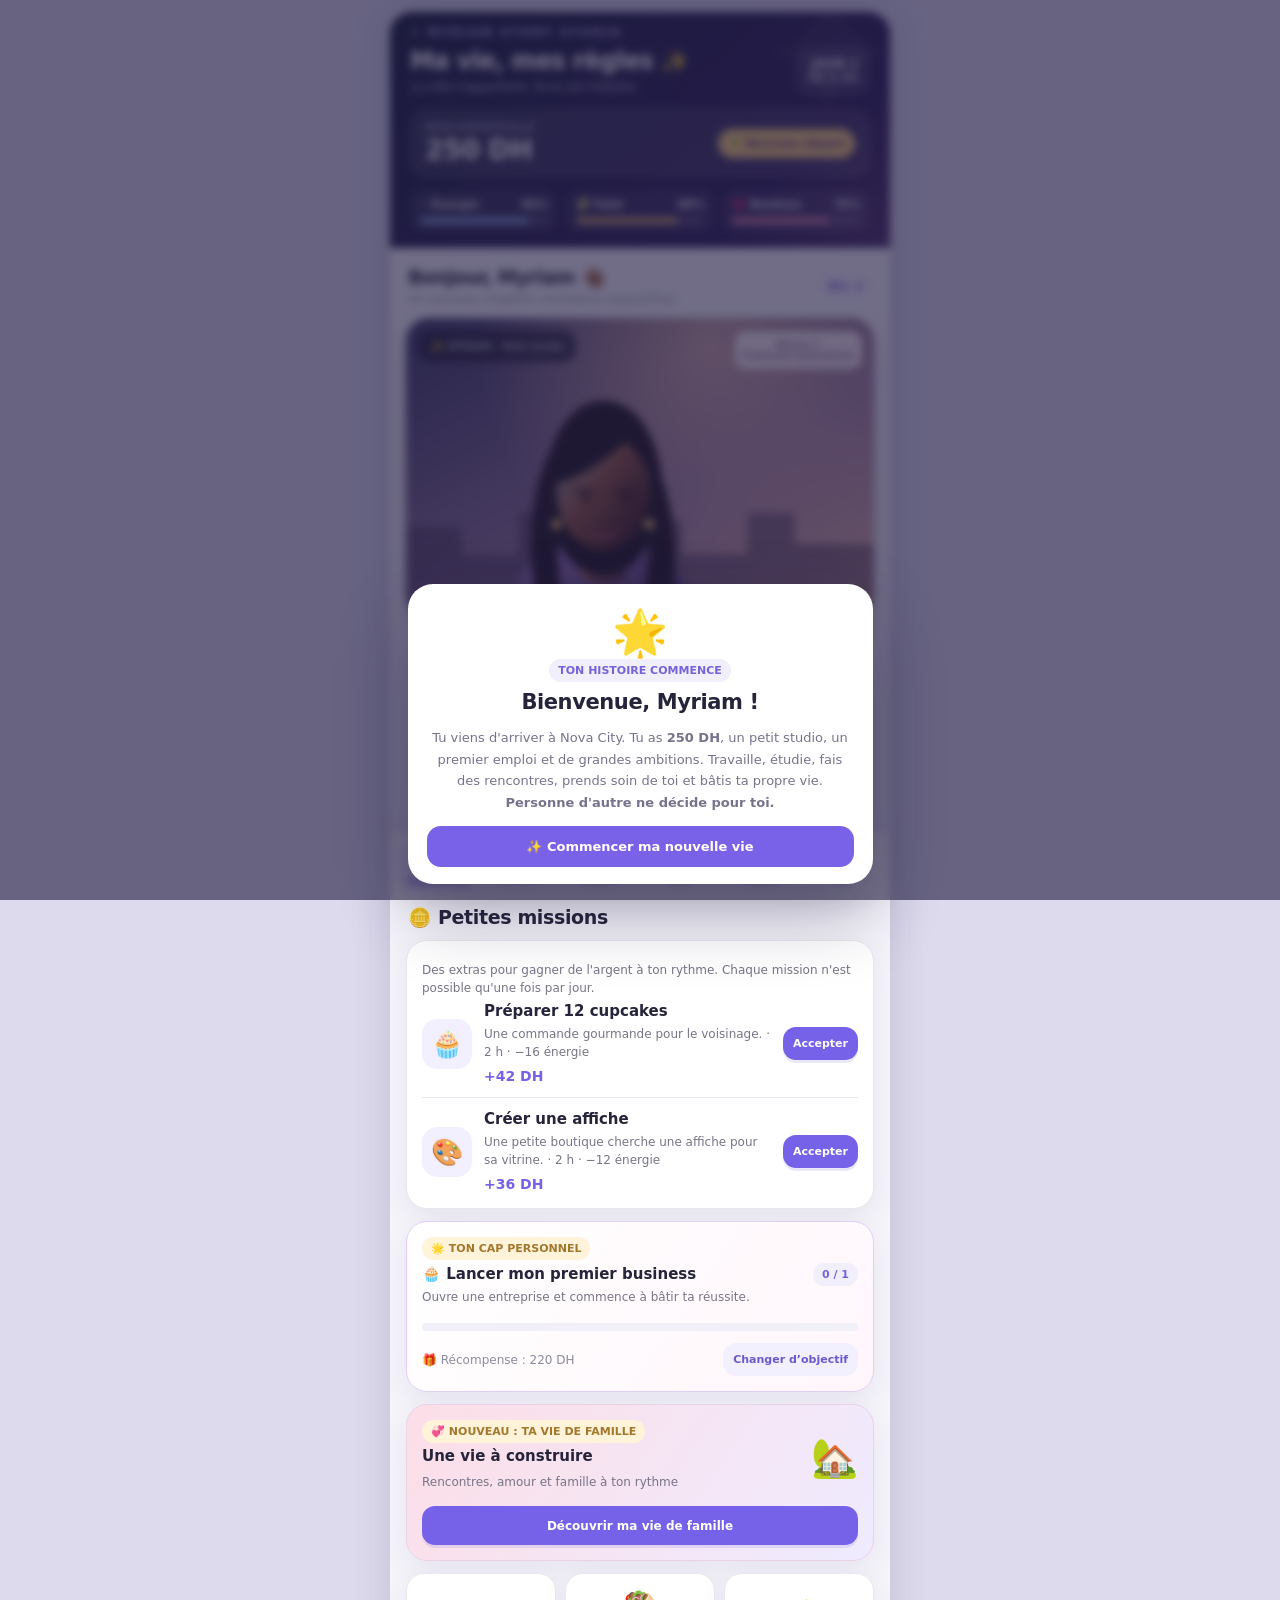
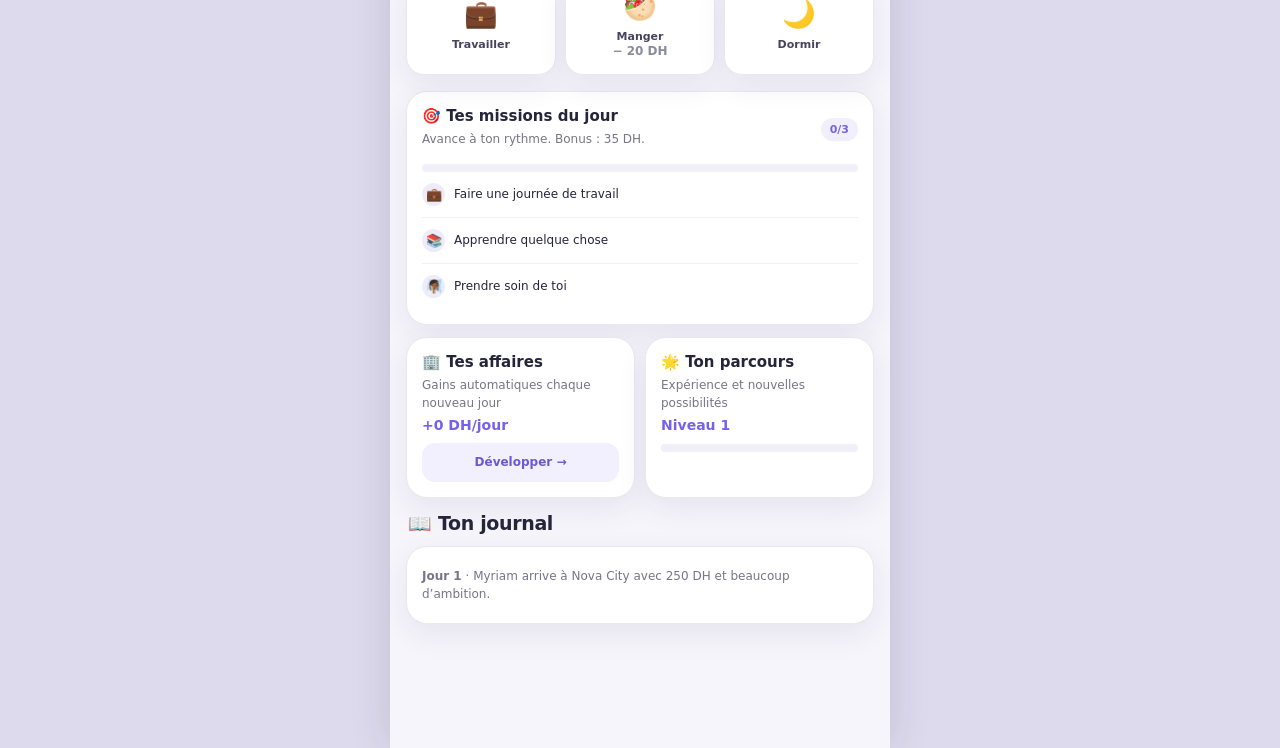
<file: myriam-life-simulator/index.html>
<!DOCTYPE html>
<html lang="fr">
<head>
<meta charset="utf-8">
<meta name="viewport" content="width=device-width, initial-scale=1, viewport-fit=cover, user-scalable=no">
<meta name="theme-color" content="#161b32">
<meta name="apple-mobile-web-app-capable" content="yes">
<meta name="apple-mobile-web-app-status-bar-style" content="black-translucent">
<title>MYRIAM — Life Simulator</title>
<style>
:root{--ink:#25243b;--muted:#8c8b9d;--primary:#7661e9;--deep:#201d49;--purple:#eeeaff;--pink:#ff83a6;--mint:#47ba9c;--gold:#f3b956;--bg:#f6f5fb;--border:#e9e8f0;--shadow:0 10px 30px rgba(42,37,99,.08)}
*{box-sizing:border-box}html{-webkit-text-size-adjust:100%}body{padding:0;margin:0;color:var(--ink);font-family:system-ui,-apple-system,BlinkMacSystemFont,'Segoe UI',sans-serif;background:#dddaee;overscroll-behavior-y:contain}button{font:inherit;cursor:pointer;-webkit-tap-highlight-color:transparent}button:disabled{opacity:.42;cursor:default}button:focus-visible{outline:3px solid var(--pink);outline-offset:2px}.app{margin:0 auto;max-width:500px;min-height:100svh;padding-bottom:calc(92px + env(safe-area-inset-bottom));background:var(--bg);position:relative;overflow:hidden;box-shadow:0 0 40px #24203726}.top{background:linear-gradient(138deg,#1b2340,#30235a 75%,#513569);color:white;padding:calc(14px + env(safe-area-inset-top)) 20px 16px;position:relative;overflow:hidden}.top:after{content:'✦';font-size:190px;position:absolute;right:-19px;top:-68px;color:#ffffff0b;pointer-events:none}.brand{letter-spacing:.23em;font-weight:900;font-size:11px;color:#c2bbff}.headrow{display:flex;align-items:center;justify-content:space-between;gap:10px;margin:8px 0 14px}.headrow h1{font-size:24px;line-height:1.15;margin:0;letter-spacing:-.6px}.subtitle{font-size:12px;color:#c1c4de;margin:5px 0 0}.daypill{padding:9px 11px;background:#ffffff19;border:1px solid #ffffff22;border-radius:15px;color:#fdfdff;white-space:nowrap;font-weight:700;font-size:12px;text-align:right}.wallet{display:flex;align-items:center;justify-content:space-between;gap:12px;background:#ffffff19;border:1px solid #ffffff26;border-radius:18px;padding:11px 14px;position:relative;z-index:1}.wallet-label{font-size:11px;color:#d8d2fb}.wallet-balance{font-weight:850;font-size:27px;letter-spacing:-.6px;font-variant-numeric:tabular-nums}.wallet-rank{background:#f6ce7c;color:#4c3270;font-size:11px;font-weight:800;border-radius:50px;padding:8px 10px;text-align:center;max-width:145px}.meters{display:grid;grid-template-columns:repeat(3,1fr);gap:8px;margin-top:12px;position:relative;z-index:1}.meter{background:#ffffff13;border-radius:13px;padding:9px 10px}.meterline{display:flex;justify-content:space-between;gap:2px;font-size:11px;font-weight:700}.meterline b{font-size:11px}.track{height:5px;border-radius:9px;background:#ffffff30;margin-top:7px;overflow:hidden}.fill{height:100%;border-radius:9px}.fill.e{background:#98c0ff}.fill.h{background:#f6c574}.fill.j{background:#ff95b6}main{padding:16px 16px 20px}.section-title{font-size:19px;letter-spacing:-.35px;margin:14px 2px 11px}.tiny{font-size:12px;color:var(--muted)}.card{background:white;border-radius:21px;padding:15px;border:1px solid var(--border);box-shadow:var(--shadow);margin-bottom:12px}.card h3{margin:0 0 5px;font-size:15px}.card p{font-size:12px;line-height:1.5;color:#777587;margin:5px 0}.row{display:flex;justify-content:space-between;align-items:center;gap:10px}.align-start{align-items:flex-start}.grow{flex:1}.pill{font-size:11px;font-weight:800;padding:5px 9px;border-radius:999px;background:#f1effb;color:#7564d8;white-space:nowrap}.pill.green{background:#e2f8ef;color:#339775}.pill.gold{background:#fff3d9;color:#a3772c}.btn{border:0;border-radius:13px;padding:11px 13px;background:var(--primary);color:#fff;font-size:12px;font-weight:800;min-height:39px;box-shadow:0 3px 0 #5b49bf20;white-space:nowrap}.btn:active{transform:scale(.97)}.btn.secondary{background:#f2efff;color:#6c59cb;box-shadow:none}.btn.soft{background:#f5f4f8;color:#6f6a81;box-shadow:none}.btn.dark{background:#2b294c}.btn.rose{background:#ffebf1;color:#d35783;box-shadow:none}.btn.small{min-height:33px;padding:8px 10px;font-size:11px}.btn.full{width:100%;margin-top:10px}.btn-row{display:flex;gap:8px;flex-wrap:wrap;margin-top:12px}.two{display:grid;grid-template-columns:1fr 1fr;gap:10px}.two .card{margin:0}.two .btn{white-space:normal}.scene{height:265px;position:relative;overflow:hidden;border-radius:24px;background:linear-gradient(#bfd6fa 0%,#d8e7ff 47%,#d2c1f4 48%,#9e90d5 100%);margin-bottom:14px;border:1px solid #dbd5ec;box-shadow:var(--shadow)}.scene:before{content:'';position:absolute;inset:42% 0 0;background:linear-gradient(0deg,#8b80c9,#bdb3e6);clip-path:polygon(0 20%,100% 0,100% 100%,0 100%)}.sun{position:absolute;right:40px;top:23px;background:#fff4ce;width:61px;height:61px;border-radius:100%;box-shadow:0 0 0 11px #fff9d34a}.buildings{position:absolute;left:0;right:0;top:55px;height:95px;display:flex;align-items:flex-end;gap:6px;opacity:.73;padding:0 0}.building{height:70px;background:repeating-linear-gradient(90deg,#a6a6d3 0 13px,#ddd8f5 13px 18px);width:18%;border-radius:7px 7px 0 0}.building:nth-child(2){height:100px;background:repeating-linear-gradient(90deg,#a29dd2 0 14px,#d9d2ed 14px 20px)}.building:nth-child(3){height:58px}.building:nth-child(4){height:86px}.building:nth-child(5){height:52px}.scene-ground{position:absolute;bottom:0;left:0;right:0;height:68px;background:linear-gradient(#8279c2,#7068af)}.scene-ground:after{content:'';position:absolute;left:-25%;top:10px;width:150%;height:1px;background:#ffffff55;transform:rotate(-3deg)}.avatar{display:block;width:100%;height:100%}.scene-svg{position:absolute;height:218px;bottom:19px;left:50%;width:180px;transform:translateX(-50%);filter:drop-shadow(0 6px 9px #392d7144);animation:bob 3.4s ease-in-out infinite}@keyframes bob{0%,100%{transform:translateX(-50%) translateY(0)}50%{transform:translateX(-50%) translateY(-3px)}}.scene-tag{position:absolute;top:14px;left:14px;background:#fffdf6d9;padding:8px 11px;border-radius:12px;font-size:12px;font-weight:850;color:#504b72;backdrop-filter:blur(6px)}.scene-caption{position:absolute;bottom:11px;right:12px;background:#201d49de;padding:8px 10px;border-radius:12px;color:white;font-size:10px;font-weight:800;max-width:155px;text-align:center}.scene-star{position:absolute;font-size:30px;top:46px;left:22px;animation:twinkle 2s ease-in-out infinite alternate}@keyframes twinkle{to{transform:scale(.83) rotate(13deg);opacity:.65}}.welcome{display:flex;align-items:center;justify-content:space-between;margin:2px 2px 12px;gap:10px}.welcome h2{font-size:19px;margin:0 0 3px;letter-spacing:-.5px}.welcome p{font-size:12px;color:var(--muted);margin:0}.progress{background:#f1eff8;border-radius:10px;height:8px;overflow:hidden;margin-top:11px}.progress span{height:100%;display:block;background:linear-gradient(90deg,#8e76f4,#f38aac);border-radius:10px}.quick{display:grid;grid-template-columns:repeat(3,1fr);gap:9px;margin:12px 0 16px}.quick button{background:#fff;border:1px solid var(--border);border-radius:18px;padding:14px 5px;color:#47425d;font-size:11px;font-weight:850;box-shadow:var(--shadow);line-height:1.3;min-height:88px}.quick .emoji{display:block;font-size:27px;margin-bottom:7px}.quest{padding:11px 0;border-bottom:1px solid #f1f0f6}.quest:last-child{border-bottom:0}.check{border-radius:100%;width:23px;height:23px;display:grid;place-items:center;background:#eeecfb;color:#8372d0;font-size:13px;font-weight:900}.check.done{background:#e1f7eb;color:#2b9d74}.list-card{display:flex;gap:12px;align-items:center}.tile-icon{font-size:26px;width:50px;height:50px;flex-shrink:0;border-radius:15px;background:#f2efff;display:grid;place-items:center}.separator{height:1px;background:var(--border);margin:12px 0}.skill-grid{display:grid;grid-template-columns:1fr 1fr;gap:9px}.skill{background:#f7f5fe;border-radius:15px;padding:12px}.skill b{display:block;font-size:12px}.skill .tiny{margin-top:3px}.bar{height:6px;background:#e6defe;margin-top:8px;border-radius:7px;overflow:hidden}.bar span{height:100%;display:block;background:#8c75ed;border-radius:7px}.job-row{display:flex;gap:10px;align-items:center;padding:10px 0;border-bottom:1px solid #f0eef5}.job-row:last-child{border-bottom:0}.job-row.locked{opacity:.6}.item-card{padding:13px}.item-card .item-info{display:flex;gap:10px;align-items:center;margin-bottom:10px}.item-card h3{margin-bottom:4px}.item-card .btn{white-space:normal}.item-price{font-size:14px;color:#7661e9;font-weight:900}.tagline{border-radius:16px;padding:12px 14px;background:#ece8ff;color:#6251bb;font-size:12px;line-height:1.5;margin-bottom:13px}.stat-row{display:flex;justify-content:space-between;padding:9px 0;border-bottom:1px solid #f2f0f6;font-size:13px}.stat-row:last-child{border:0}.stat-row strong{font-variant-numeric:tabular-nums}.closet{display:flex;gap:8px;flex-wrap:wrap;margin-top:9px}.swatch{height:42px;width:42px;border-radius:14px;border:3px solid transparent;background:#efedf8;font-size:21px;display:grid;place-items:center}.swatch.active{border-color:#7865ea;box-shadow:0 0 0 2px #e0daff}.timeline{border-left:2px solid #e6dfff;margin-left:6px;padding-left:16px}.logline{position:relative;margin:0 0 14px;font-size:12px;color:#757182;line-height:1.45}.logline:before{content:'';position:absolute;left:-22px;top:2px;border:3px solid white;border-radius:50%;height:9px;width:9px;background:#967fe9;box-shadow:0 0 0 1px #d6ccff}.logline b{color:#37334d}.nav{display:grid;grid-template-columns:repeat(5,1fr);gap:1px;position:fixed;z-index:30;bottom:0;left:50%;transform:translateX(-50%);width:100%;max-width:500px;padding:9px 8px calc(10px + env(safe-area-inset-bottom));border-top:1px solid #eeebf3;background:#fffffff2;backdrop-filter:blur(16px);box-shadow:0 -8px 25px #3830610c}.nav button{display:flex;align-items:center;flex-direction:column;gap:4px;border:0;background:transparent;border-radius:12px;color:#aaa5b9;padding:8px 1px 4px;font-size:10px;font-weight:850}.nav button span{font-size:23px;line-height:1}.nav button.active{background:#efeaff;color:#6e57d2}.modal{position:fixed;z-index:55;inset:0;display:none;align-items:flex-end;justify-content:center;background:#1c173d9c;padding:16px 12px calc(16px + env(safe-area-inset-bottom));backdrop-filter:blur(4px)}.modal.on{display:flex}.dialog{background:#fff;border-radius:25px;padding:22px 19px 17px;width:100%;max-width:465px;box-shadow:0 30px 70px #1d173e55;max-height:84svh;overflow-y:auto}.dialog .big{font-size:45px;text-align:center}.dialog h2{text-align:center;font-size:21px;letter-spacing:-.4px;margin:8px 0}.dialog p{text-align:center;color:#77738c;font-size:13px;line-height:1.65}.choice{display:block;width:100%;margin-top:8px;padding:13px;background:#f4f1ff;color:#4f42a2;border-radius:14px;border:0;text-align:left;font-size:13px;font-weight:850;white-space:normal}.choice small{display:block;color:#8a82ac;font-weight:500;font-size:11px;margin-top:4px}.choice.alt{background:#f7f6f9;color:#777286}.toast{position:fixed;z-index:70;left:50%;bottom:calc(84px + env(safe-area-inset-bottom));transform:translateX(-50%) translateY(18px);max-width:450px;width:calc(100% - 42px);padding:13px 16px;border-radius:15px;background:#262446;color:white;font-size:12px;font-weight:700;text-align:center;box-shadow:0 12px 45px #201d4940;opacity:0;pointer-events:none;transition:opacity .2s, transform .2s}.toast.show{opacity:1;transform:translateX(-50%) translateY(0)}.empty{padding:19px 12px;text-align:center;color:#8a869c;font-size:12px;background:#f8f7fb;border-radius:17px}.badge-row{display:flex;gap:7px;flex-wrap:wrap;margin-top:8px}.award{background:#fff5df;color:#9d751b;font-size:11px;border-radius:13px;padding:7px 9px;font-weight:850}.reset{color:#cf6a80;text-decoration:underline;border:0;background:transparent;font-size:12px;padding:9px}.footnote{text-align:center;font-size:11px;color:#aaa5b4;margin-top:13px;line-height:1.6}.how{background:#eeeaff;color:#5d50b3;padding:10px 12px;border-radius:14px;font-size:11px;line-height:1.6}.record{padding:13px;border-radius:14px;background:#faf8ff;margin-bottom:10px}.record b{font-size:14px}.record p{margin:4px 0 0}.chartrow{display:flex;justify-content:space-between;align-items:center;gap:9px}.footer-actions{margin-top:18px}
@media(min-width:680px){.app{margin-top:12px;min-height:calc(100vh - 12px);border-radius:22px 22px 0 0}.nav{bottom:0}}
@media(prefers-reduced-motion:reduce){.scene-svg,.scene-star{animation:none}*{scroll-behavior:auto!important}}

.life-mission{border:1px solid #e0cff8;background:linear-gradient(125deg,#fff,#fff6fb)}
.life-mission .progress{margin-top:12px}

/* V3: interface famille et patrimoine (sans moteur 3D) */
.nav{grid-template-columns:repeat(6,1fr)}.nav button{font-size:9px}.nav button span{font-size:21px}
.family-hero{background:linear-gradient(125deg,#fcdee7,#efebff);border:1px solid #ead3e9;overflow:hidden}
.family-hero h2{font-size:20px;margin:7px 0}.family-hero .tiny{color:#786c87}
.family-people{display:grid;grid-template-columns:repeat(2,minmax(0,1fr));gap:9px;margin:12px 0}
.family-person{background:#fff;border:1px solid #f0e7f3;padding:12px 9px;border-radius:17px;text-align:center}
.family-person .face{font-size:30px;margin:5px auto}.family-person b{font-size:12px;display:block}.family-person small{font-size:10px;color:#8f8899;line-height:1.5;display:block;margin-top:4px}
.family-note{padding:10px 12px;border-radius:12px;background:#f5f1ff;color:#685d88;font-size:11px;line-height:1.6}
.family-memory{display:flex;gap:9px;align-items:flex-start;border-bottom:1px solid #efebf1;padding:10px 0;font-size:12px;color:#5a5268}
.family-memory:last-child{border-bottom:0}.family-memory span{font-size:18px}
.money-grid{display:grid;grid-template-columns:1fr 1fr;gap:10px;margin:12px 0}
.money-box{border-radius:17px;background:#f8f5fe;padding:14px;min-width:0}.money-box strong{display:block;font-size:19px;margin-top:7px;color:#6251bc}
.money-box small{font-size:10px;color:#82788e;display:block;line-height:1.5}
@media(max-width:360px){.nav{padding-left:2px;padding-right:2px}.nav button{font-size:8px}.family-people{gap:6px}}


/* V4 portrait-based family view */
.nav{grid-template-columns:repeat(6,1fr)}.nav button{font-size:9px}.nav button span{font-size:21px}
.hero4{min-height:300px;background:linear-gradient(152deg,#3c3c64,#987a9e 58%,#f2beab);border-radius:23px;position:relative;overflow:hidden;margin:12px 0 18px;box-shadow:0 13px 26px #3f325a33}
.hero4::before{content:'';position:absolute;inset:0;background:radial-gradient(circle at 65% 10%,#f9cbb7a6,transparent 57%)}
.hero4 .city4{position:absolute;bottom:0;left:0;right:0;height:38%;background:#3d324f77;clip-path:polygon(0 20%,12% 20%,12% 45%,24% 45%,24% 7%,37% 7%,37% 50%,49% 50%,49% 14%,59% 14%,59% 44%,73% 44%,73% 8%,83% 8%,83% 35%,100% 35%,100% 100%,0 100%)}
.hero4 .person4{position:absolute;bottom:-20px;left:8%;width:68%;height:88%}.hero4 .person4 svg{height:100%;width:100%}
.hero4 .other4{position:absolute;bottom:10px;right:3%;width:37%;max-width:145px;background:#fdf1f5ec;border:2px solid #fff9;border-radius:20px;display:grid;justify-items:center;box-shadow:0 8px 17px #34253f55}
.hero4 .other4 svg{height:118px;width:120px}.hero4 .other4 b{font-size:12px;color:#47344d;padding:2px 5px 7px}
.hero4 .pet4{position:absolute;bottom:8px;left:4%;font-size:58px;filter:drop-shadow(0 4px 4px #1a192a88)}.hero4 .pet4 small{display:block;font-size:9px;background:#302d48bb;color:white;padding:3px 5px;border-radius:8px}
.hero4 .title4{position:absolute;top:13px;left:12px;color:white;font-size:11px;background:#201e36b7;padding:9px 12px;border-radius:13px;z-index:2}
.hero4 .tip4{position:absolute;top:13px;right:12px;color:#4d3a63;background:#fff4f9e8;padding:8px;border-radius:10px;text-align:center;font-size:10px;z-index:2}
.match-grid4{display:grid;grid-template-columns:1fr 1fr;gap:8px}.match4{background:#faf5fe;border:1px solid #eadff1;border-radius:16px;padding:9px;min-width:0}.match4 .avatar4{background:linear-gradient(#dfcbe1,#fff0e9);border-radius:12px;height:114px;overflow:hidden;display:grid;place-items:end center}.match4 .avatar4 svg{width:110px;height:110px}.match4 h3{margin:6px 0;font-size:13px}.match4 p{font-size:10px;margin:4px 0}.match4 small{font-size:10px}
.course4{border-bottom:1px solid #f0e7ee;padding:10px 2px}.course4:last-child{border:0}.course4 h3{font-size:12px;margin:0 0 6px}.course4 p{font-size:11px;margin:0 0 8px}

</style>
</head>
<body>
<div class="app" id="app">
<header class="top"><div class="brand">✦ MYRIAM STORY STUDIO</div><div class="headrow"><div><h1>Ma vie, mes règles <span style="font-size:22px">✨</span></h1><p class="subtitle">La ville t'appartient. Écris ton histoire.</p></div><div class="daypill" id="clock"></div></div><div class="wallet"><div><div class="wallet-label">MON PORTEFEUILLE</div><div class="wallet-balance" id="wallet"></div></div><div class="wallet-rank" id="rank"></div></div><div class="meters" id="meters"></div></header>
<main id="screen" aria-live="polite"></main>
<nav class="nav" id="nav" aria-label="Navigation du jeu"><button type="button" data-tab="home"><span>🏠</span>Aujourd'hui</button><button type="button" data-tab="career"><span>💼</span>Carrière</button><button type="button" data-tab="empire"><span>🏢</span>Empire</button><button type="button" data-tab="city"><span>🌆</span>Ville</button><button type="button" data-tab="me"><span>💜</span>Moi</button></nav>
</div>
<div id="modal" class="modal" role="dialog" aria-modal="true" aria-labelledby="modal-title"><div class="dialog" id="modal-body"></div></div><div class="toast" id="toast" role="status" aria-live="polite"></div>
<script>
(()=>{'use strict';
const KEY='myriam-life-simulator-v1';
const clamp=(v)=>Math.max(0,Math.min(100,v));
const format=(n)=>Math.round(n).toLocaleString('fr-FR')+' DH';
const homes=[{id:'studio',name:'Petit studio',price:0,emoji:'🛏️',comfort:1,desc:'Un petit cocon pour commencer ton histoire.'},{id:'appart',name:'Appartement cosy',price:2500,emoji:'🏡',comfort:2,desc:'Ton premier vrai chez-toi, plus confortable.'},{id:'loft',name:'Loft lumineux',price:12000,emoji:'🌇',comfort:3,desc:'Une belle vue et beaucoup plus de confort.'},{id:'villa',name:'Villa avec piscine',price:60000,emoji:'🏖️',comfort:4,desc:'Le grand luxe, des souvenirs à créer.'},{id:'penthouse',name:'Penthouse de rêve',price:250000,emoji:'🏙️',comfort:5,desc:'Tout en haut de la ville.'}];
const cars=[{id:'walk',name:'À pied',price:0,emoji:'👟',desc:'Chaque grande histoire commence par un premier pas.'},{id:'scooter',name:'Scooter électrique',price:850,emoji:'🛵',desc:'Des déplacements rapides et pratiques.'},{id:'car',name:'Petite voiture',price:6500,emoji:'🚗',desc:'Liberté et autonomie.'},{id:'sedan',name:'Berline élégante',price:25000,emoji:'🚘',desc:'Le confort au quotidien.'},{id:'luxury',name:'Voiture de luxe',price:110000,emoji:'🏎️',desc:'Un nouveau standing.'}];
const jobs=[{id:'extra',emoji:'🛍️',name:'Employée polyvalente',pay:65,hours:3,energy:19,edu:0,social:0,desc:'Un point de départ honnête.'},{id:'assistant',emoji:'🗂️',name:'Assistante administrative',pay:135,hours:3,energy:20,edu:2,social:0,desc:'La première marche vers une belle carrière.'},{id:'commercial',emoji:'📈',name:'Commerciale',pay:215,hours:4,energy:24,edu:3,social:2,desc:'Les bons contacts font la différence.'},{id:'manager',emoji:'👩🏾‍💼',name:'Responsable de projet',pay:390,hours:4,energy:26,edu:5,social:3,desc:'Dirige une équipe et signe des projets.'},{id:'director',emoji:'💎',name:'Directrice générale',pay:750,hours:4,energy:28,edu:8,social:6,desc:'Une carrière au sommet.'}];
const businesses=[{id:'stand',emoji:'🧁',name:'Stand gourmand',cost:600,profit:65,skill:'cooking',req:1,desc:'Vends tes premières créations sucrées.'},{id:'eshop',emoji:'📦',name:'Boutique en ligne',cost:2500,profit:175,skill:'business',req:2,desc:'Des commandes même quand tu te reposes.'},{id:'cafe',emoji:'☕',name:'Café & pâtisserie',cost:8500,profit:530,skill:'cooking',req:3,desc:'Ouvre ton établissement en ville.'},{id:'agency',emoji:'🏢',name:'Agence créative',cost:30000,profit:1450,skill:'business',req:4,desc:'Construis une entreprise reconnue.'},{id:'holding',emoji:'🌍',name:'Groupe international',cost:170000,profit:6400,skill:'business',req:7,desc:'Ton véritable empire entrepreneurial.'}];
const skillNames={edu:'Études',social:'Réseau',cooking:'Cuisine',business:'Business'};
const randomQuests=()=>[{id:'work',title:'Faire une journée de travail',emoji:'💼'},{id:'learn',title:'Apprendre quelque chose',emoji:'📚'},{id:'self',title:'Prendre soin de toi',emoji:'🧖🏾‍♀️'}];
const defaultState=()=>({day:1,hour:8,money:250,earned:250,energy:85,hunger:80,mood:76,relations:50,edu:0,social:0,cooking:0,business:0,job:'extra',home:'studio',car:'walk',businesses:{},outfit:'lavender',hair:'natural',skin:'brown',xp:0,level:1,logs:[{day:1,text:'Myriam arrive à Nova City avec 250 DH et beaucoup d’ambition.'}],questDone:[],questClaimed:false,quests:randomQuests(),seenEvents:[],achievements:[],firstSeen:false,gigsDone:[],weekly:{week:1,work:0,study:0,social:0,claimed:false},lastMessageReplyDay:0});
let s;try{s=Object.assign(defaultState(),JSON.parse(localStorage.getItem(KEY)||'null')||{});}catch(_){s=defaultState();}
if(!s.businesses || typeof s.businesses!=='object')s.businesses={};if(!Array.isArray(s.logs))s.logs=[];if(!Array.isArray(s.questDone))s.questDone=[];if(!Array.isArray(s.achievements))s.achievements=[];if(!Array.isArray(s.seenEvents))s.seenEvents=[];if(!Array.isArray(s.quests)||!s.quests.length)s.quests=randomQuests();
if(!Array.isArray(s.gigsDone))s.gigsDone=[];
if(!Number.isFinite(s.lastMessageReplyDay))s.lastMessageReplyDay=0;
if(!s.weekly||typeof s.weekly!=='object')s.weekly={week:0,work:0,study:0,social:0,claimed:false};
let tab='home',toastTimer,chosenEvent=null;
function save(){try{localStorage.setItem(KEY,JSON.stringify(s));}catch(e){}}
function log(text){s.logs.unshift({day:s.day,text});s.logs=s.logs.slice(0,24);}
function notify(text){const x=document.getElementById('toast');x.textContent=text;x.classList.add('show');clearTimeout(toastTimer);toastTimer=setTimeout(()=>x.classList.remove('show'),3000);}
function skillLevel(id){return Number(s[id])||0}
function activeHome(){return homes.find(h=>h.id===s.home)||homes[0]}
function rank(){if(s.money>=1000000)return'👑 Millionnaire';if(s.money>=100000)return'💎 Grande fortune';if(s.money>=20000)return'✨ Entrepreneure';if(s.money>=3000)return'🌸 En plein essor';return'🌱 Nouveau départ'}
function levelUp(){let target=100+s.level*55;while(s.xp>=target){s.xp-=target;s.level++;s.money+=75*s.level;log('⭐ Niveau '+s.level+' ! Bonus de '+format(75*s.level)+'.');target=100+s.level*55;}}
function gainXP(n){s.xp+=n;levelUp()}
function quest(id){if(s.questDone.includes(id)||!s.quests.some(q=>q.id===id))return;s.questDone.push(id);if(s.questDone.length===s.quests.length)notify('🎉 Missions du jour terminées ! Réclame ton bonus.');}
function achievement(id,check,msg){if(check&&!s.achievements.includes(id)){s.achievements.push(id);gainXP(40);log('🏆 Succès débloqué : '+msg);notify('🏆 Succès : '+msg);}}
function checkAchievements(){achievement('first500',s.earned>=500,'Premiers 500 DH');achievement('firstbiz',Object.keys(s.businesses).length>0,'Ma première entreprise');achievement('owner',s.home!=='studio','Mon chez-moi');achievement('rich',s.earned>=10000,'10 000 DH gagnés');achievement('mogul',s.earned>=100000,'100 000 DH gagnés');achievement('million',s.money>=1000000,'Millionnaire !')}
function dailyProfit(){return businesses.reduce((n,b)=>n+(s.businesses[b.id]?Math.round(b.profit*(1+(s.businesses[b.id]-1)*.65)):0),0)}
function rollDay(){s.day++;s.gigsDone=[];syncWeekly();s.quests=randomQuests();s.questDone=[];s.questClaimed=false;const income=dailyProfit();if(income>0){s.money+=income;s.earned+=income;log('💸 Tes entreprises rapportent '+format(income)+' de bénéfices.')}if(s.day%7===0 && s.home==='studio'){s.money-=90;log('🏠 Loyer hebdomadaire du studio : 90 DH.')}s.hunger=clamp(s.hunger-7);s.mood=clamp(s.mood-2);if(s.day%3===0){const ev=events.find(e=>!s.seenEvents.includes(e.id)&&(!e.minDay||s.day>=e.minDay))||events[Math.floor(s.day/3-1)%events.length];if(ev){if(!s.seenEvents.includes(ev.id))s.seenEvents.push(ev.id);chosenEvent=ev;setTimeout(()=>showEvent(ev),200);}}}
function advance(hours){s.hour+=hours;while(s.hour>=24){s.hour-=16;rollDay()}}
function act(p){if((p.cost||0)>s.money){notify('💳 Il te manque '+format(p.cost-s.money)+'.');return false}if(p.energy<0&&s.energy<-p.energy){notify('😴 Tu es trop fatiguée. Repose-toi d’abord !');return false}if(p.hunger<0&&s.hunger<12){notify('🥪 Tu dois manger avant de continuer.');return false}s.money+=(p.gain||0)-(p.cost||0);if(p.gain)s.earned+=p.gain;s.energy=clamp(s.energy+(p.energy||0));s.hunger=clamp(s.hunger+(p.hunger||0));s.mood=clamp(s.mood+(p.mood||0));s.relations=clamp(s.relations+(p.relations||0));if(p.skill)s[p.skill]=Math.min(10,(s[p.skill]||0)+(p.skillGain||1));if(p.hours)advance(p.hours);if(p.xp)gainXP(p.xp);if(p.quest)quest(p.quest);if(p.weekly)weeklyTick(p.weekly);if(p.msg){log(p.msg);notify(p.msg)}checkAchievements();save();render();return true}
function sleep(){s.energy=clamp(80+activeHome().comfort*4);s.hunger=clamp(s.hunger-18);s.mood=clamp(s.mood+12+activeHome().comfort*2);s.hour=8;rollDay();quest('self');gainXP(7);log('🌙 Une bonne nuit de sommeil. Nouvelle journée, nouvelles possibilités.');save();render();notify('☀️ Bonjour Myriam ! Jour '+s.day+'.')}
function svgAvatar(){let skin={brown:'#8e523b',deep:'#603725',caramel:'#bc7956',light:'#dda585'}[s.skin]||'#8e523b';let shirt={lavender:'#9e78f3',pink:'#ef7f9e',white:'#fff7ee',green:'#4fbaa0',black:'#2e2a40'}[s.outfit]||'#9e78f3';let hair=s.hair==='braids'?'braids':s.hair==='bun'?'bun':'natural';return `<svg xmlns="http://www.w3.org/2000/svg" viewBox="0 0 180 240" class="avatar" aria-label="Myriam, personnage du jeu"><defs><linearGradient id="pant" x1="0" y1="0" x2="1" y2="1"><stop stop-color="#283452"/><stop offset="1" stop-color="#181d36"/></linearGradient></defs><ellipse cx="90" cy="227" rx="42" ry="7" fill="#2b215e" opacity=".22"/><path d="M68 159 L64 209 Q68 218 79 213 L91 173 L101 213 Q113 219 118 210 L111 151" fill="url(#pant)"/><path d="M64 208 L76 208 Q80 214 81 224 L53 224 Q51 218 64 208 M103 208 L115 208 Q132 213 132 224 L99 224 Q98 216 103 208" fill="#f4f0e9" stroke="#dad7df" stroke-width="1"/><path d="M63 95 Q89 86 117 96 L127 156 Q92 172 52 157 Z" fill="${shirt}" stroke="#4d3d6c" stroke-opacity=".14" stroke-width="2"/><path d="M64 106 Q56 120 55 145 L45 167 Q42 173 35 166 Q32 162 37 157 L42 136 Q46 111 52 102" fill="${skin}"/><path d="M114 104 Q127 120 128 144 L137 165 Q143 173 150 167 Q153 162 147 157 L142 138 Q137 110 126 100" fill="${skin}"/><path d="M80 81 L101 81 L100 103 Q90 113 80 102 Z" fill="${skin}"/><path d="M60 51 Q60 9 94 9 Q125 10 128 47 L126 93 Q118 107 109 107 L112 52 L73 52 L72 106 Q58 103 55 84 Z" fill="#211922"/>${hair==='braids'?'<path d="M60 38 Q44 77 55 115 M124 35 Q143 72 130 116 M69 31 Q56 68 66 124 M113 28 Q129 65 118 125" fill="none" stroke="#241b23" stroke-width="9" stroke-linecap="round"/>':''}${hair==='bun'?'<circle cx="96" cy="19" r="21" fill="#211922"/>':''}<ellipse cx="90" cy="60" rx="32" ry="39" fill="${skin}"/><path d="M56 56 Q52 16 85 12 Q112 3 123 34 Q107 38 92 31 Q70 50 57 51 Z" fill="#221a24"/><path d="M73 62 Q81 58 86 63 M98 63 Q105 58 113 62" stroke="#2a1c23" fill="none" stroke-width="2" stroke-linecap="round"/><circle cx="80" cy="65" r="2.2" fill="#241b22"/><circle cx="105" cy="65" r="2.2" fill="#241b22"/><path d="M93 68 L91 76 Q94 78 98 76" fill="none" stroke="#6b372f" opacity=".65" stroke-width="1.5" stroke-linecap="round"/><path d="M82 84 Q91 91 101 83 Q93 95 82 84Z" fill="#913e55"/><circle cx="63" cy="81" r="3" fill="#f4cf87"/><circle cx="121" cy="81" r="3" fill="#f4cf87"/><path d="M64 95 Q90 88 117 96" stroke="#ffffff77" stroke-width="2" fill="none"/></svg>`}
function header(){document.getElementById('clock').innerHTML='JOUR '+s.day+'<br><span style="opacity:.75">'+String(s.hour).padStart(2,'0')+' h 00</span>';document.getElementById('wallet').textContent=format(s.money);document.getElementById('rank').textContent=rank();document.getElementById('meters').innerHTML=[['Énergie',s.energy,'e','⚡'],['Faim',s.hunger,'h','🥑'],['Bonheur',s.mood,'j','💗']].map(([name,v,c,icon])=>`<div class="meter"><div class="meterline"><span>${icon} ${name}</span><b>${v}%</b></div><div class="track"><div class="fill ${c}" style="width:${v}%"></div></div></div>`).join('')}
function button(action,id,label,cls='btn',disabled=false){return `<button type="button" class="${cls}" data-action="${action}" ${id?'data-id="'+id+'"':''} ${disabled?'disabled':''}>${label}</button>`}
function scene(){return `<div class="scene"><div class="sun"></div><div class="buildings"><div class="building"></div><div class="building"></div><div class="building"></div><div class="building"></div><div class="building"></div></div><div class="scene-ground"></div><div class="scene-tag">📍 Nova City · ${activeHome().name}</div><div class="scene-star">✨</div><div class="scene-svg">${svgAvatar()}</div><div class="scene-caption">Niveau ${s.level} · ${jobs.find(j=>j.id===s.job).name}</div></div>`}
function home(){const done=s.questDone.length,all=s.quests.length;return `<div class="welcome"><div><h2>Bonjour, Myriam 👋🏾</h2><p>Un nouveau chapitre commence aujourd'hui.</p></div><span class="pill">Niv. ${s.level}</span></div>${scene()}${weeklyPanel()}${gigPanel()}<div class="quick"><button data-action="work"><span class="emoji">💼</span>Travailler</button><button data-action="eat"><span class="emoji">🥙</span>Manger<br><span class="tiny">− 20 DH</span></button><button data-action="sleep"><span class="emoji">🌙</span>Dormir</button></div><div class="card"><div class="row"><div><h3>🎯 Tes missions du jour</h3><p>Avance à ton rythme. Bonus : 35 DH.</p></div><span class="pill">${done}/${all}</span></div><div class="progress"><span style="width:${100*done/all}%"></span></div>${s.quests.map(q=>`<div class="quest row"><span class="row" style="gap:9px;font-size:12px"><span class="check ${s.questDone.includes(q.id)?'done':''}">${s.questDone.includes(q.id)?'✓':q.emoji}</span>${q.title}</span>${s.questDone.includes(q.id)?'<span class="pill green">Fait</span>':''}</div>`).join('')}${done===all&&!s.questClaimed?button('claim',null,'🎁 Réclamer 35 DH','btn full'):''}${s.questClaimed?'<div class="pill green" style="margin-top:10px;display:inline-block">✅ Bonus reçu aujourd’hui</div>':''}</div><div class="two"><div class="card"><h3>🏢 Tes affaires</h3><p>Gains automatiques chaque nouveau jour</p><div class="item-price">+${format(dailyProfit())}/jour</div>${button('tab','empire','Développer →','btn secondary full')}</div><div class="card"><h3>🌟 Ton parcours</h3><p>Expérience et nouvelles possibilités</p><div class="item-price">Niveau ${s.level}</div><div class="progress"><span style="width:${Math.min(100,100*s.xp/(100+s.level*55))}%"></span></div></div></div><h2 class="section-title">📖 Ton journal</h2><div class="card">${s.logs.slice(0,4).map(l=>`<p style="padding:5px 0;margin:0"><b>Jour ${l.day}</b> · ${l.text}</p>`).join('')}</div>`}

const sideGigs=[
{id:'cupcakes',emoji:'🧁',title:'Préparer 12 cupcakes',desc:'Une commande gourmande pour le voisinage.',pay:85,energy:16,hours:2,skill:'cooking'},
{id:'flyer',emoji:'🎨',title:'Créer une affiche',desc:'Une petite boutique cherche une affiche pour sa vitrine.',pay:75,energy:12,hours:2,skill:'business'},
{id:'tutor',emoji:'📚',title:'Aider une étudiante',desc:'Une séance de révisions bien organisée.',pay:65,energy:11,hours:2,skill:'edu'},
{id:'market',emoji:'🛍️',title:'Animer un stand',desc:'Le marché du quartier a besoin d’un coup de main.',pay:95,energy:20,hours:3,skill:'social'},
{id:'photo',emoji:'📸',title:'Photos pour une boutique',desc:'Mettre en valeur ses nouvelles créations.',pay:90,energy:17,hours:2,skill:'business'},
{id:'delivery',emoji:'📦',title:'Préparer des commandes',desc:'Un atelier local a beaucoup de colis à emballer.',pay:70,energy:13,hours:2,skill:'cooking'}
];
const chatMessages=[
{from:'Grâce 💕',body:'Coucou popine ! J’ai une idée pour un nouveau projet. On se raconte ça bientôt ?',reply:'Avec plaisir ! On en parle autour d’un café.',mood:5,relations:6},
{from:'Maman 📱',body:'Ma chérie, j’espère que ta semaine se passe bien. Prends aussi le temps de te reposer.',reply:'Merci maman, je prends soin de moi. Gros bisous !',mood:7,relations:5},
{from:'Lina, une collègue 💼',body:'Bravo pour tes efforts ! Si tu as besoin d’un avis sur ton CV, je peux t’aider.',reply:'Merci Lina ! C’est gentil de me proposer.',mood:4,relations:5},
{from:'Une cliente 🧁',body:'Bonjour Myriam ! Tes idées de pâtisserie sont adorables, continue comme ça !',reply:'Merci beaucoup pour vos encouragements !',mood:6,relations:3},
{from:'Ton amie Sarah 🌸',body:'On se fait une petite sortie cette semaine ? Rien de compliqué, juste se changer les idées.',reply:'Bonne idée, je te redis dès que je peux.',mood:5,relations:5}
];
function weekNumber(){return Math.floor((s.day-1)/7)+1}
function syncWeekly(){const w=weekNumber();if(!s.weekly||s.weekly.week!==w){s.weekly={week:w,work:0,study:0,social:0,claimed:false}}}
function weeklyTick(type){if(!['work','study','social'].includes(type))return;syncWeekly();s.weekly[type]=Math.min(type==='work'?3:2,(Number(s.weekly[type])||0)+1)}
function weeklyPanel(){syncWeekly();const w=s.weekly;const complete=w.work>=3&&w.study>=2&&w.social>=2;return `<div class="card" style="background:linear-gradient(125deg,#fff1f4,#f0eaff);border-color:#eadcf0"><div class="row"><div><h3>🌟 Ton défi de la semaine</h3><p>Une vraie vie équilibrée : travail, apprentissage et proches.</p></div><span class="pill">Sem. ${w.week}</span></div><div class="quest">💼 Journées de travail : <b>${w.work}/3</b></div><div class="quest">📚 Formations : <b>${w.study}/2</b></div><div class="quest">💌 Moments sociaux : <b>${w.social}/2</b></div><div class="progress"><span style="width:${Math.min(100,Math.round((w.work+w.study+w.social)/7*100))}%"></span></div><p style="margin-top:10px">🎁 Récompense : 120 DH + 22 XP</p>${complete&&!w.claimed?button('claimWeek',null,'🎁 Réclamer ma récompense','btn full'):''}${w.claimed?'<span class="pill green">✅ Défi réussi cette semaine !</span>':''}</div>`}
function availableGigs(){return [sideGigs[(s.day*2-2)%sideGigs.length],sideGigs[(s.day*2-1)%sideGigs.length]]}
function gigPanel(){if(!Array.isArray(s.gigsDone))s.gigsDone=[];return `<h2 class="section-title">🪙 Petites missions</h2><div class="card"><p>Des extras pour gagner de l'argent à ton rythme. Chaque mission n'est possible qu'une fois par jour.</p>${availableGigs().map((g,i)=>`<div class="list-card"><div class="tile-icon">${g.emoji}</div><div class="grow"><h3>${g.title}</h3><p>${g.desc} · ${g.hours} h · −${g.energy} énergie</p><span class="item-price">+${format(g.pay)}</span></div>${button('gig',g.id,s.gigsDone.includes(g.id)?'Fait ✓':'Accepter','btn small',s.gigsDone.includes(g.id))}</div>${i===0?'<div class="separator"></div>':''}`).join('')}</div>`}
function messagesPanel(){const m=chatMessages[(s.day-1)%chatMessages.length];const answered=s.lastMessageReplyDay===s.day;return `<h2 class="section-title">📱 Tes messages</h2><div class="card" style="background:#fff9fc"><div class="row"><div><span class="pill">Aujourd'hui</span><h3 style="margin-top:10px">${m.from}</h3></div><span style="font-size:30px">💬</span></div><p>${m.body}</p>${answered?'<span class="pill green">✅ Réponse envoyée</span>':button('reply',null,'💌 Répondre','btn full secondary')}<p style="font-size:11px;margin-top:10px">Tes proches continuent leur vie sans que tu aies à gérer leurs activités.</p></div>`}

function skillCard(name,emoji,key){return `<div class="skill"><b>${emoji} ${name} · ${skillLevel(key)}/10</b><div class="bar"><span style="width:${skillLevel(key)*10}%"></span></div></div>`}
function career(){const job=jobs.find(j=>j.id===s.job);return `<h2 class="section-title">💼 Ta carrière</h2><div class="card" style="background:linear-gradient(135deg,#f3eeff,#fff);border-color:#e2d8ff"><div class="row"><div><span class="pill">TON EMPLOI ACTUEL</span><h3 style="font-size:19px;margin-top:10px">${job.emoji} ${job.name}</h3><p>${job.desc}</p><strong style="color:#6c55d4">${format(job.pay+skillLevel('edu')*7+skillLevel('social')*4)} / service</strong></div></div>${button('work',null,'Commencer mon service · '+job.hours+' h','btn full')}</div><h2 class="section-title">📚 Investir en toi</h2><div class="card"><div class="skill-grid">${skillCard('Études','🎓','edu')}${skillCard('Réseau','🤝','social')}${skillCard('Cuisine','🧁','cooking')}${skillCard('Business','📊','business')}</div><div class="btn-row">${button('study','edu','🎓 Étudier · 25 DH','btn secondary')}${button('study','social','🤝 Réseauter · 20 DH','btn secondary')}${button('study','cooking','🧁 Cuisiner · 25 DH','btn secondary')}${button('study','business','📈 Formation business · 35 DH','btn secondary')}</div></div><h2 class="section-title">🪜 Les possibilités de carrière</h2><div class="card">${jobs.map(j=>{let locked=skillLevel('edu')<j.edu||skillLevel('social')<j.social||(({extra:0,assistant:1,commercial:2,manager:3,director:4}[j.id]||0)>(s.career4?.diploma||0));let selected=s.job===j.id;return `<div class="job-row ${locked?'locked':''}"><div class="tile-icon" style="width:43px;height:43px;font-size:22px">${j.emoji}</div><div class="grow"><h3>${j.name}</h3><p>${format(j.pay)} / service · ${j.hours} h${locked?`<br>Requis : études ${j.edu}, réseau ${j.social}`:''}</p></div>${selected?'<span class="pill green">Actuel</span>':button('chooseJob',j.id,locked?'🔒':'Choisir','btn small secondary',locked)}</div>`}).join('')}</div>`}
function bizCard(b){let owned=s.businesses[b.id]||0;let locked=skillLevel(b.skill)<b.req;let price=Math.round(b.cost*(.6+.35*owned));return `<div class="card item-card"><div class="item-info"><div class="tile-icon">${b.emoji}</div><div class="grow"><h3>${b.name}</h3><p>${b.desc}</p><div class="item-price">${owned?'+'+format(Math.round(b.profit*(1+(owned-1)*.65)))+'/jour':format(b.cost)}</div></div></div><div class="row"><span class="tiny">${owned?'⭐ Niveau '+owned+' · Bénéfices chaque jour':locked?'🔒 Nécessite '+skillNames[b.skill]+' niveau '+b.req:'🌱 Un nouveau business à lancer'}</span>${owned?button('upgradeBiz',b.id,'Améliorer · '+format(price),'btn small secondary',s.money<price):button('buyBiz',b.id,'Ouvrir','btn small',locked||s.money<b.cost)}</div></div>`}
function empire(){return `<h2 class="section-title">🏢 Ton empire</h2><div class="card" style="background:#222243;color:white"><div class="row"><div><div style="font-size:11px;color:#cfc8ff">REVENU AUTOMATIQUE</div><div style="font-size:28px;font-weight:900;margin:5px 0">+${format(dailyProfit())}<span style="font-size:12px"> / jour</span></div><p style="color:#bcb9db">${Object.keys(s.businesses).length} entreprise(s) · L'argent arrive quand un nouveau jour commence.</p></div><span style="font-size:35px">💸</span></div>${Object.keys(s.businesses).length?button('manage',null,'💼 Gérer mes entreprises','btn full'):''}</div><div class="tagline">💡 Commence par te former en cuisine ou en business, puis ouvre ta première entreprise. Elles te rapporteront de l'argent sans que tu aies à travailler à chaque fois.</div>${businesses.map(bizCard).join('')}<h2 class="section-title">🏡 Immobilier</h2>${homes.map((h,i)=>`<div class="card list-card"><div class="tile-icon">${h.emoji}</div><div class="grow"><h3>${h.name}</h3><p>${h.desc}</p><strong class="item-price">${i?format(h.price):'Logement initial'}</strong></div>${s.home===h.id?'<span class="pill green">Chez moi</span>':button('buyHome',h.id,'Acheter','btn small',s.money<h.price)}</div>`).join('')}<h2 class="section-title">🚘 Mes véhicules</h2>${cars.map((c,i)=>`<div class="card list-card"><div class="tile-icon">${c.emoji}</div><div class="grow"><h3>${c.name}</h3><p>${c.desc}</p><strong class="item-price">${i?format(c.price):'Gratuit'}</strong></div>${s.car===c.id?'<span class="pill green">Actuel</span>':button('buyCar',c.id,'Obtenir','btn small',s.money<c.price)}</div>`).join('')}`}
function city(){return `<h2 class="section-title">🌆 Nova City</h2><div class="tagline">Chaque lieu est une nouvelle possibilité. À toi de décider comment Myriam vit ses journées !</div>${messagesPanel()}<div class="card"><div class="list-card"><div class="tile-icon">🥐</div><div class="grow"><h3>La boulangerie du coin</h3><p>Un repas frais pour reprendre des forces.</p></div>${button('eat',null,'20 DH','btn small')}</div><div class="separator"></div><div class="list-card"><div class="tile-icon">🧖🏾‍♀️</div><div class="grow"><h3>Institut bien-être</h3><p>Un moment rien que pour toi : +30 bonheur.</p></div>${button('spa',null,'65 DH','btn small')}</div><div class="separator"></div><div class="list-card"><div class="tile-icon">🌳</div><div class="grow"><h3>Parc des Lumières</h3><p>Une promenade gratuite pour te détendre.</p></div>${button('park',null,'Aller','btn small secondary')}</div><div class="separator"></div><div class="list-card"><div class="tile-icon">🎬</div><div class="grow"><h3>Cinéma Étoile</h3><p>Profite de la vie en dehors du travail.</p></div>${button('cinema',null,'45 DH','btn small')}</div></div><h2 class="section-title">💬 Relations & rencontres</h2><div class="card"><div class="row"><h3>Ton cercle social</h3><span class="pill">${s.relations}/100 💕</span></div><p>Les personnages que tu rencontres continuent leur vie. Tu n'as pas à gérer leurs finances ou leurs activités.</p><div class="separator"></div><div class="list-card"><div class="tile-icon">👭🏾</div><div class="grow"><h3>Grâce, ton amie</h3><p>Un café ensemble pour papoter et rire.</p></div>${button('friend',null,'Inviter','btn small secondary')}</div><div class="separator"></div><div class="list-card"><div class="tile-icon">👩🏾‍🦱</div><div class="grow"><h3>Appeler la famille</h3><p>Prendre des nouvelles et garder le lien.</p></div>${button('family',null,'Appeler','btn small secondary')}</div><div class="separator"></div><div class="list-card"><div class="tile-icon">💌</div><div class="grow"><h3>Une rencontre</h3><p>Fais connaissance avec de nouvelles personnes.</p></div>${button('date',null,'Sortir','btn small secondary')}</div></div><h2 class="section-title">✨ Petite vie, grandes histoires</h2><div class="card"><h3>Une ville qui surprend</h3><p>Au fil des jours, des histoires te proposeront de faire des choix : accepter une opportunité, soutenir quelqu'un, investir ou prendre un risque.</p><span class="pill gold">🎭 Événements tous les 3 jours</span></div>`}
function me(){return `<h2 class="section-title">💜 C'est ton histoire</h2><div class="card" style="text-align:center"><div style="width:140px;height:179px;margin:0 auto;background:linear-gradient(#eee9ff,#fff8fc);border-radius:23px;overflow:hidden;position:relative"><div style="height:188px;width:139px;position:absolute;top:7px">${svgAvatar()}</div></div><h2 style="margin:10px 0 3px">Myriam ✨</h2><p>Niveau ${s.level} · ${rank()}</p><span class="pill">Jour ${s.day} à Nova City</span><div class="progress"><span style="width:${100*s.xp/(100+s.level*55)}%"></span></div><p>${s.xp} / ${100+s.level*55} points avant le prochain niveau</p></div><h2 class="section-title">👗 Personnalise ton style</h2><div class="card"><h3>Tenue</h3><div class="closet">${[['lavender','💜'],['pink','🩷'],['white','🤍'],['green','💚'],['black','🖤']].map(([id,emoji])=>button('outfit',id,emoji,'swatch '+(s.outfit===id?'active':''))).join('')}</div><div class="separator"></div><h3>Coiffure</h3><div class="btn-row">${[['natural','Cheveux naturels'],['braids','Tresses'],['bun','Chignon']].map(([id,name])=>button('hair',id,name,'btn small '+(s.hair===id?'':'secondary'))).join('')}</div><div class="separator"></div><h3>Teint</h3><div class="closet">${[['brown','#8e523b'],['deep','#603725'],['caramel','#bc7956'],['light','#dda585']].map(([id,color])=>`<button type="button" data-action="skin" data-id="${id}" class="swatch ${s.skin===id?'active':''}" aria-label="Teint ${id}" style="background:${color}"></button>`).join('')}</div></div><h2 class="section-title">📊 Mon bilan</h2><div class="card">${[['💰 Argent gagné au total',format(s.earned)],['💵 Argent disponible',format(s.money)],['💼 Métier',jobs.find(j=>j.id===s.job).name],['🏢 Mes entreprises',Object.keys(s.businesses).length],['🏡 Mon logement',activeHome().name],['🚘 Mon véhicule',cars.find(c=>c.id===s.car).name],['🤝 Vie sociale',s.relations+'/100'],['🏆 Succès obtenus',s.achievements.length+'/6']].map(([a,b])=>`<div class="stat-row"><span>${a}</span><strong>${b}</strong></div>`).join('')}</div><h2 class="section-title">🏆 Mes réussites</h2><div class="card"><div class="badge-row">${[['first500','500 DH'],['firstbiz','1ère entreprise'],['owner','Propriétaire'],['rich','10K DH'],['mogul','100K DH'],['million','Millionnaire']].map(([id,name])=>`<span class="award" style="${s.achievements.includes(id)?'':'opacity:.35;filter:grayscale(1)'}">🏅 ${name}</span>`).join('')}</div></div><h2 class="section-title">📜 Journal de vie</h2><div class="card"><div class="timeline">${s.logs.slice(0,15).map(l=>`<div class="logline"><b>Jour ${l.day}</b><br>${l.text}</div>`).join('')}</div></div><div class="card"><div class="how"><b>🔐 Sauvegarde automatique</b><br>Ta partie est enregistrée sur cet appareil dans ce navigateur. Garde le même fichier et évite d'effacer les données Safari pour la retrouver.</div><div class="row footer-actions">${button('save',null,'💾 Sauvegarder','btn secondary')}${button('resetPrompt',null,'Recommencer','reset')}</div></div>`}
const events=[{id:'popup',minDay:3,emoji:'🎪',title:'Le marché des créateurs',text:'Une organisatrice cherche de nouveaux talents pour le marché du week-end. Tu pourrais y vendre quelque chose, même sans boutique !',options:[{title:'🧁 Tenter ma chance',detail:'Coûte 30 DH · possibilité de gagner 180 DH',choice:'popup_yes'},{title:'💌 Garder le contact',detail:'+1 Réseau, sans prendre de risque',choice:'popup_no'}]},{id:'mentor',minDay:6,emoji:'👩🏾‍💼',title:'Une rencontre décisive',text:'Une entrepreneure expérimentée te propose un conseil personnalisé autour d’un café.',options:[{title:'☕ Accepter le rendez-vous',detail:'Coûte 35 DH · +2 Business',choice:'mentor_yes'},{title:'🌸 Remettre à plus tard',detail:'Rien ne presse, tu avances à ton rythme',choice:'mentor_no'}]},{id:'client',minDay:9,emoji:'🎉',title:'Une grande commande',text:'Une cliente prépare une fête et cherche une personne motivée pour un projet gourmand.',options:[{title:'🤩 Prendre la commande',detail:'Coûte 80 DH · reçoit 330 DH et +1 Cuisine',choice:'client_yes'},{title:'🕊️ Refuser poliment',detail:'+1 Réseau',choice:'client_no'}]},{id:'friend',minDay:12,emoji:'💖',title:'Un week-end entre amies',text:'Grâce organise une journée de détente. Tu peux te joindre à elle ou rester tranquille chez toi.',options:[{title:'👭🏾 Profiter de cette journée',detail:'Coûte 70 DH · +24 bonheur et +20 relations',choice:'friend_yes'},{title:'🏡 Rester à la maison',detail:'+12 énergie',choice:'friend_no'}]},{id:'press',minDay:15,emoji:'📸',title:'Un article sur ton parcours',text:'Un petit média veut raconter l’histoire de Myriam, qui se construit son chemin dans le monde du travail.',options:[{title:'🎤 Donner l’interview',detail:'+1 Réseau, +30 XP et +12 bonheur',choice:'press_yes'},{title:'📔 Garder ma vie privée',detail:'+8 bonheur',choice:'press_no'}]}];

events.push(
{id:'collab',minDay:18,emoji:'🤝',title:'Une collaboration prometteuse',text:'Une jeune créatrice te propose de préparer ensemble une mini-collection pour un marché local. Elle s’occupe de sa partie du projet, toi de la tienne.',options:[{title:'✨ Faire équipe',detail:'Coûte 55 DH · gagne 190 DH · +1 Business',choice:'collab_yes'},{title:'💌 Garder le contact',detail:'+1 Réseau · sans frais',choice:'collab_no'}]},
{id:'festival',minDay:21,emoji:'🎊',title:'Le festival de quartier',text:'Des habitantes organisent une fête. Elles cherchent quelqu’un pour tenir un petit stand de gourmandises pendant deux heures.',options:[{title:'🧁 Installer mon stand',detail:'Coûte 45 DH · gagne 130 DH · +1 Cuisine',choice:'festival_yes'},{title:'🌸 Profiter de la fête',detail:'+12 bonheur · gratuit',choice:'festival_no'}]},
{id:'training',minDay:24,emoji:'🎓',title:'Une formation à saisir',text:'Un centre propose une masterclass gratuite sur l’organisation d’un projet professionnel. Les places sont limitées, et tu peux y aller seule.',options:[{title:'📖 Participer',detail:'+1 Études · +25 XP · fatigue légère',choice:'training_yes'},{title:'☀️ Prendre ma journée',detail:'+8 bonheur',choice:'training_no'}]},
{id:'invitation',minDay:27,emoji:'💌',title:'Une invitation inattendue',text:'Une amie te propose de venir à un repas organisé entre amis. Chacun paie sa part ; personne ne dépend de toi pour ses finances.',options:[{title:'🥂 Accepter la sortie',detail:'Coûte 40 DH · +18 bonheur · +15 relations',choice:'invitation_yes'},{title:'🏡 Rester chez moi',detail:'+12 énergie · gratuit',choice:'invitation_no'}]}
);
function showEvent(ev){if(!ev)return;document.getElementById('modal-body').innerHTML=`<div class="big">${ev.emoji}</div><span class="pill" style="display:block;width:max-content;margin:0 auto">🎬 NOUVELLE HISTOIRE</span><h2 id="modal-title">${ev.title}</h2><p>${ev.text}</p>${ev.options.map(o=>`<button class="choice" data-action="event" data-id="${o.choice}">${o.title}<small>${o.detail}</small></button>`).join('')}`;document.getElementById('modal').classList.add('on')}
function confirmReset(){document.getElementById('modal-body').innerHTML=`<div class="big">🔄</div><h2 id="modal-title">Recommencer l'histoire ?</h2><p>Toute ta progression sur cet appareil sera effacée : argent, travail, entreprises et journal.</p><button class="choice" data-action="cancel">Non, je garde ma partie</button><button class="choice alt" data-action="reset">Oui, recommencer à zéro</button>`;document.getElementById('modal').classList.add('on')}
function intro(){document.getElementById('modal-body').innerHTML=`<div class="big">🌟</div><span class="pill" style="display:block;width:max-content;margin:0 auto">TON HISTOIRE COMMENCE</span><h2 id="modal-title">Bienvenue, Myriam !</h2><p>Tu viens d'arriver à Nova City. Tu as <b>250 DH</b>, un petit studio, un premier emploi et de grandes ambitions. Travaille, étudie, fais des rencontres, prends soin de toi et bâtis ta propre vie. <b>Personne d'autre ne décide pour toi.</b></p><button class="choice" data-action="start" style="text-align:center;background:#7962e8;color:white">✨ Commencer ma nouvelle vie</button>`;document.getElementById('modal').classList.add('on')}
function closeModal(){document.getElementById('modal').classList.remove('on');chosenEvent=null}
function eventChoice(id){let a={};switch(id){case'popup_yes':a=s.money>=30?{cost:30,gain:180,xp:18,msg:'🎪 Ton premier marché est un succès ! +150 DH nets.'}:{xp:8,msg:'🎪 Tu n’as pas assez pour les frais. L’organisatrice t’encourage.'};break;case'popup_no':a={skill:'social',xp:8,msg:'💌 Tu as gardé un bon contact professionnel.'};break;case'mentor_yes':a=s.money>=35?{cost:35,skill:'business',skillGain:2,xp:20,msg:'📈 De précieux conseils pour développer ton empire.'}:{xp:5,msg:'☕ Le rendez-vous est reporté faute de budget.'};break;case'mentor_no':a={mood:3,msg:'🌸 Tu prends ton temps.'};break;case'client_yes':a=s.money>=80?{cost:80,gain:330,skill:'cooking',xp:25,msg:'🎉 Ta commande a ravi la cliente !'}:{xp:5,msg:'🧁 Tu déclines la commande, faute de budget.'};break;case'client_no':a={skill:'social',msg:'💌 Une bonne relation à préserver.'};break;case'friend_yes':a=s.money>=70?{cost:70,mood:24,relations:20,xp:12,msg:'👭🏾 Une merveilleuse journée avec Grâce !'}:{mood:5,msg:'👭🏾 Vous remettez votre sortie à plus tard.'};break;case'friend_no':a={energy:12,msg:'🏡 Un week-end tranquille à la maison.'};break;case'press_yes':a={skill:'social',mood:12,xp:30,msg:'🎤 Ton histoire inspire de nouvelles personnes.'};break;
case'collab_yes':a=s.money>=55?{cost:55,gain:190,skill:'business',xp:24,msg:'🤝 Une belle collaboration : 135 DH de bénéfice !'}:{mood:4,msg:'🤝 Tu n’as pas encore le budget. La créatrice comprend.'};break;
case'collab_no':a={skill:'social',xp:8,msg:'💌 Tu gardes le contact avec la créatrice.'};break;
case'festival_yes':a=s.money>=45?{cost:45,gain:130,skill:'cooking',xp:22,msg:'🎊 Les gourmandises ont rencontré du succès : +85 DH nets !'}:{mood:4,msg:'🎊 Tu profites du festival sans tenir de stand.'};break;
case'festival_no':a={mood:12,xp:5,msg:'🌸 Une belle journée au festival du quartier !'};break;
case'training_yes':a={energy:-8,skill:'edu',xp:25,msg:'🎓 Tu as appris de nouvelles méthodes pour avancer.'};break;
case'training_no':a={mood:8,msg:'☀️ Tu profites d’un moment de repos.'};break;
case'invitation_yes':a=s.money>=40?{cost:40,mood:18,relations:15,xp:12,msg:'🥂 Une très belle soirée entre amis !'}:{mood:5,msg:'💌 Tu proposes de vous voir une prochaine fois.'};break;
case'invitation_no':a={energy:12,msg:'🏡 Tu prends du temps pour toi.'};break;
default:a={mood:8,msg:'📔 Tu préserves ton jardin secret.'};}closeModal();act(a)}
function render(){header();document.getElementById('nav').querySelectorAll('[data-tab]').forEach(b=>b.classList.toggle('active',b.dataset.tab===tab));document.getElementById('screen').innerHTML=({home,career,empire,city,me}[tab]||home)();save()}
function changeTab(t){tab=t;render();window.scrollTo({top:0,behavior:'instant'})}
function takeAction(name,id){switch(name){case'start':closeModal();s.firstSeen=true;save();render();return;case'cancel':closeModal();return;case'event':eventChoice(id);return;case'resetPrompt':confirmReset();return;case'reset':s=defaultState();closeModal();tab='home';save();render();intro();return;case'save':save();notify('💾 Partie enregistrée sur cet appareil.');return;case'tab':changeTab(id);return;case'claimWeek':{syncWeekly();let w=s.weekly;if(w.claimed||w.work<3||w.study<2||w.social<2)return;w.claimed=true;act({gain:280,xp:40,msg:'🌟 Défi de la semaine terminé ! 280 DH et 40 XP.'});return}
case'gig':{const g=availableGigs().find(g=>g.id===id);if(!g||s.gigsDone.includes(g.id))return;const ok=act({gain:g.pay,energy:-g.energy,hunger:-8,hours:g.hours,skill:g.skill,xp:12,msg:g.emoji+' Mission réussie : '+g.title+' !'});if(ok){s.gigsDone.push(g.id);save();render()}return}
case'reply':{if(s.lastMessageReplyDay===s.day)return;const m=chatMessages[(s.day-1)%chatMessages.length];s.lastMessageReplyDay=s.day;act({mood:m.mood,relations:m.relations,xp:6,weekly:'social',msg:'💬 Tu as répondu à '+m.from+'. '+m.reply});return}
case'claim':if(s.questDone.length===s.quests.length&&!s.questClaimed){s.questClaimed=true;act({gain:120,xp:30,msg:'🎁 Bonus quotidien de 120 DH reçu !'})}return;case'sleep':sleep();return;case'eat':act({cost:20,energy:3,hunger:42,mood:5,hours:1,xp:5,quest:'self',msg:'🥙 Un bon repas et de nouvelles forces !'});return;case'work':{let job=jobs.find(j=>j.id===s.job);act({gain:job.pay+skillLevel('edu')*7+skillLevel('social')*4,energy:-job.energy,hunger:-20,mood:-5,hours:job.hours,xp:22,quest:'work',weekly:'work',msg:'💼 Service terminé : '+format(job.pay+skillLevel('edu')*7+skillLevel('social')*4)+' gagnés.'});return}case'chooseJob':{let job=jobs.find(j=>j.id===id);if(!job||s.edu<job.edu||s.social<job.social)return;s.job=id;log('🎉 Myriam décroche le poste : '+job.name+'.');notify('🎉 Nouveau métier : '+job.name);save();render();return}case'study':{if(skillLevel(id)>=10){notify('🌟 Cette compétence est déjà au maximum !');return}let costs={edu:25,social:20,cooking:25,business:35};act({cost:costs[id],energy:-12,hunger:-10,mood:1,hours:2,skill:id,skillGain:1,xp:18,quest:'learn',weekly:'study',msg:'📚 '+skillNames[id]+' augmente : niveau '+(skillLevel(id)+1)+'/10 !'});return}case'buyBiz':{let b=businesses.find(b=>b.id===id);if(!b||s.businesses[id]||skillLevel(b.skill)<b.req)return;if(s.money<b.cost){notify('💸 Fonds insuffisants.');return}s.money-=b.cost;s.businesses[id]=1;gainXP(55);log('🎉 Myriam ouvre '+b.name+' !');checkAchievements();notify('🏢 Nouveau business : '+b.name);save();render();return}case'upgradeBiz':{let b=businesses.find(b=>b.id===id);if(!b||!s.businesses[id])return;let cost=Math.round(b.cost*(.6+.35*s.businesses[id]));if(s.money<cost){notify('💸 Il te manque '+format(cost-s.money));return}s.money-=cost;s.businesses[id]++;gainXP(25);log('🚀 '+b.name+' passe au niveau '+s.businesses[id]+' !');notify('🚀 Business amélioré !');save();render();return}case'manage':if(!Object.keys(s.businesses).length)return;act({gain:Math.round(dailyProfit()*.7),energy:-15,hunger:-10,mood:3,hours:2,skill:'business',xp:15,quest:'work',msg:'📊 Tu as géré tes activités et obtenu de nouvelles ventes.'});return;case'buyHome':{let home=homes.find(h=>h.id===id);if(!home||s.money<home.price)return;s.money-=home.price;s.home=id;gainXP(35);log('🔑 Nouvelle maison : '+home.name+' !');checkAchievements();notify('🏡 Félicitations pour ton nouveau logement !');save();render();return}case'buyCar':{let c=cars.find(c=>c.id===id);if(!c||s.money<c.price)return;s.money-=c.price;s.car=id;gainXP(20);log('🚘 Nouveau véhicule : '+c.name+'.');notify('🚘 C’est ton nouveau véhicule !');save();render();return}case'spa':act({cost:65,energy:7,hunger:-8,mood:30,hours:2,xp:6,quest:'self',msg:'🧖🏾‍♀️ Un vrai moment de détente !'});return;case'park':act({energy:6,hunger:-7,mood:16,hours:1,xp:8,quest:'self',msg:'🌳 Une promenade au grand air.'});return;case'cinema':act({cost:45,energy:-5,hunger:-9,mood:22,hours:2,xp:9,quest:'self',msg:'🎬 Une très belle séance de cinéma.'});return;case'friend':act({cost:30,energy:-5,hunger:10,mood:17,relations:15,hours:2,xp:10,quest:'self',weekly:'social',msg:'💗 Un café joyeux avec Grâce.'});return;case'family':act({energy:-2,mood:12,relations:10,hours:1,xp:7,quest:'self',weekly:'social',msg:'📞 Des nouvelles de la famille qui font plaisir.'});return;case'date':act({cost:40,energy:-7,hunger:-7,mood:20,relations:12,hours:2,xp:12,quest:'self',weekly:'social',msg:'💌 Tu fais une belle nouvelle rencontre !'});return;case'outfit':s.outfit=id;save();render();notify('👗 Tenue changée !');return;case'hair':s.hair=id;save();render();notify('💇🏾‍♀️ Nouvelle coiffure !');return;case'skin':s.skin=id;save();render();return;}}
document.body.addEventListener('click',e=>{let b=e.target.closest('button');if(!b)return;if(b.dataset.tab){changeTab(b.dataset.tab);return}if(b.dataset.action)takeAction(b.dataset.action,b.dataset.id)});

/* V2.1 — objectifs personnels et histoires supplémentaires */
const baseLife={goal:'business',goalsClaimed:[],gigDay:0,feed:[],lastIncomingDay:0,messagesRead:[],memories:[]};
s.v2=Object.assign({},baseLife,s.v2&&typeof s.v2==='object'?s.v2:{});
for(const k of ['goalsClaimed','feed','messagesRead','memories'])if(!Array.isArray(s.v2[k]))s.v2[k]=[];
const lifeGoals=[
 {id:'business',name:'Lancer mon premier business',emoji:'🧁',hint:'Ouvre une entreprise et commence à bâtir ta réussite.',target:1,progress:()=>Object.keys(s.businesses).length,reward:220},
 {id:'edu',name:'Obtenir une vraie qualification',emoji:'🎓',hint:'Atteins le niveau 4 en études.',target:4,progress:()=>skillLevel('edu'),reward:180},
 {id:'social',name:'Cultiver mes relations',emoji:'💞',hint:'Atteins 80 points de relations.',target:80,progress:()=>s.relations,reward:160},
 {id:'savings',name:'Créer mon épargne',emoji:'💰',hint:'Réunis 1 500 DH sur ton compte.',target:1500,progress:()=>Math.max(0,s.money),reward:200}
];

const moreStories=[
 {id:'neighbor_v2',minDay:18,emoji:'🏘️',title:'Une nouvelle voisine',text:'Ta voisine s’installe. Elle te propose une petite balade pour découvrir le quartier.',options:[{title:'🌿 Faire connaissance',detail:'Gratuit · +12 relations et +11 bonheur',choice:'v2_neighbor_yes',effect:{energy:-6,mood:11,relations:12,xp:12,msg:'🏘️ Une belle rencontre dans ton quartier.'}},{title:'🧘🏾 Prendre du temps pour toi',detail:'+10 énergie',choice:'v2_neighbor_no',effect:{energy:10,msg:'🌸 Une pause bien méritée.'}}]},
 {id:'festival_v2',minDay:21,emoji:'🎤',title:'Un festival à Nova City',text:'La ville accueille une soirée de talents et de rencontres. Une belle occasion de sortir.',options:[{title:'🎟️ Acheter une place',detail:'45 DH · +20 bonheur et +12 relations',choice:'v2_festival_yes',effect:{cost:45,mood:20,relations:12,xp:15,msg:'🎤 Une soirée inoubliable au festival.'}},{title:'🎵 Écouter la musique au parc',detail:'Gratuit · +10 bonheur',choice:'v2_festival_no',effect:{mood:10,xp:6,msg:'🎵 Même de loin, l’ambiance est agréable.'}}]},
 {id:'workshop_v2',minDay:24,emoji:'💻',title:'L’atelier des entrepreneures',text:'Une cheffe d’entreprise partage ses astuces pour trouver des clientes.',options:[{title:'📈 Participer à l’atelier',detail:'30 DH · +1 Business et +22 XP',choice:'v2_workshop_yes',effect:{cost:30,skill:'business',skillGain:1,xp:22,msg:'📈 Tu repars avec des idées concrètes.'}},{title:'🤝 Garder le contact',detail:'Gratuit · +1 Réseau',choice:'v2_workshop_no',effect:{skill:'social',xp:8,msg:'🤝 Une rencontre utile pour la suite.'}}]},
 {id:'cooking_v2',minDay:27,emoji:'🍰',title:'Le concours de pâtisserie',text:'Ton quartier cherche des créations originales pour un petit concours.',options:[{title:'🧁 Présenter ta recette',detail:'40 DH · +130 DH et +1 Cuisine',choice:'v2_cooking_yes',effect:{cost:40,gain:130,skill:'cooking',xp:25,msg:'🍰 Ta recette reçoit un joli prix du jury !'}},{title:'📖 Observer et apprendre',detail:'Gratuit · +10 XP',choice:'v2_cooking_no',effect:{xp:10,msg:'📖 Tu repars avec de nouvelles inspirations.'}}]},
 {id:'family_v2',minDay:30,emoji:'💞',title:'Une nouvelle familiale',text:'Un membre de la famille partage une belle réussite. Tout le monde s’écrit pour célébrer.',options:[{title:'❤️ Appeler et féliciter',detail:'Gratuit · +17 relations',choice:'v2_family_yes',effect:{relations:17,mood:8,xp:10,msg:'💞 La famille se réjouit de cet appel.'}},{title:'💌 Envoyer une jolie carte',detail:'15 DH · +22 relations',choice:'v2_family_no',effect:{cost:15,relations:22,mood:7,msg:'💌 Ta petite attention fait plaisir.'}}]},
 {id:'artisan_v2',minDay:33,emoji:'🛍️',title:'Un marché éphémère',text:'Une commerçante t’invite à présenter tes créations à de nouveaux clients.',options:[{title:'🤝 Accepter sa proposition',detail:'50 DH · +160 DH et +1 Business',choice:'v2_artisan_yes',effect:{cost:50,gain:160,skill:'business',xp:18,msg:'🛍️ De belles ventes et de nouveaux contacts.'}},{title:'☕ Discuter des prochains marchés',detail:'Gratuit · +1 Réseau',choice:'v2_artisan_no',effect:{skill:'social',xp:8,msg:'☕ Une piste pour une future collaboration.'}}]},
 {id:'solidarity_v2',minDay:36,emoji:'🌻',title:'La journée solidaire',text:'Une association du quartier organise une collecte pour aider des familles.',options:[{title:'🤲🏾 Donner un coup de main',detail:'Gratuit · -12 énergie, +16 bonheur',choice:'v2_solidarity_yes',effect:{energy:-12,mood:16,relations:9,xp:13,msg:'🌻 Ta présence aide beaucoup de monde.'}},{title:'💌 Faire un petit don',detail:'35 DH · +18 bonheur',choice:'v2_solidarity_no',effect:{cost:35,mood:18,xp:12,msg:'🌻 Un geste qui compte.'}}]},
 {id:'weekend_v2',minDay:39,emoji:'🧳',title:'Une escapade inattendue',text:'Une amie te propose de changer d’air le temps d’un week-end.',options:[{title:'🌅 Partir se ressourcer',detail:'110 DH · +30 bonheur',choice:'v2_weekend_yes',effect:{cost:110,mood:30,relations:10,xp:20,msg:'🌅 Tu reviens avec de beaux souvenirs.'}},{title:'🌳 Explorer Nova City',detail:'Gratuit · +13 bonheur',choice:'v2_weekend_no',effect:{mood:13,energy:6,xp:8,msg:'🌳 Tu redécouvres ta ville.'}}]},
 {id:'contract_v2',minDay:42,emoji:'📝',title:'Un contrat prometteur',text:'Une petite société te contacte après avoir entendu parler de ton sérieux.',options:[{title:'📋 Accepter la mission',detail:'70 DH · +260 DH et +1 Business',choice:'v2_contract_yes',effect:{cost:70,gain:260,skill:'business',xp:28,msg:'📝 Ce contrat lance une belle collaboration.'}},{title:'🌱 Proposer une autre date',detail:'Gratuit · +1 Réseau',choice:'v2_contract_no',effect:{skill:'social',xp:8,msg:'🌱 Tu gardes le contact sans précipitation.'}}]}
];
for(const story of moreStories)if(!events.some(e=>e.id===story.id))events.push(story);

const oldEventChoice=eventChoice;
eventChoice=function(id){
 if(String(id).startsWith('v2_')){
 const option=moreStories.flatMap(e=>e.options).find(o=>o.choice===id);
 if(!option)return;if((option.effect.cost||0)>s.money){notify('💳 Il te manque '+format(option.effect.cost-s.money)+'. Choisis une option gratuite.');return;}closeModal();act(option.effect);return;
 }
 oldEventChoice(id);
};

function goalCard(){
 const g=lifeGoals.find(x=>x.id===s.v2.goal)||lifeGoals[0];const claimed=s.v2.goalsClaimed.includes(g.id);
 const value=Math.max(0,Math.min(g.target,g.progress()));const pct=Math.round(value/g.target*100);
 return '<div class="card life-mission"><div class="row"><div><span class="pill gold">🌟 TON CAP PERSONNEL</span><h3 style="margin-top:9px">'+g.emoji+' '+g.name+'</h3><p>'+g.hint+'</p></div><span class="pill">'+value+' / '+g.target+'</span></div><div class="progress"><span style="width:'+pct+'%"></span></div><div class="row" style="margin-top:12px;align-items:center;flex-wrap:wrap;gap:7px">'+
 (claimed?'<span class="pill green">✅ Objectif accompli</span>':pct===100?button('v2ClaimGoal',g.id,'🎁 Recevoir '+format(g.reward),'btn small'): '<span class="tiny">🎁 Récompense : '+format(g.reward)+'</span>')+
 button('v2PickGoal',null,'Changer d’objectif','btn secondary small')+'</div></div>';
}

const previousHomeV21=home;
home=function(){return previousHomeV21().replace('<div class="quick">',goalCard()+'<div class="quick">');};
const previousMeV21=me;
me=function(){return previousMeV21()+'<div class="card"><h3>🌟 Mes objectifs accomplis</h3><p>Chaque étape compte dans l’histoire de Myriam.</p><div class="btn-row">'+(s.v2.goalsClaimed.length?s.v2.goalsClaimed.map(i=>{const g=lifeGoals.find(x=>x.id===i);return g?'<span class="pill green">✓ '+g.emoji+' '+g.name+'</span>':''}).join(''):'<span class="tiny">Ta première réussite t’attend.</span>')+'</div></div>';};
function showGoalOptions(){
 document.getElementById('modal-body').innerHTML='<div class="big">🌟</div><h2 id="modal-title">Quel est ton prochain objectif ?</h2><p>Choisis le projet que Myriam veut poursuivre. Tu peux changer d’avis sans perdre ta progression.</p>'+lifeGoals.map(g=>'<button class="choice" data-action="v2SetGoal" data-id="'+g.id+'">'+g.emoji+' '+g.name+'<small>'+g.hint+(s.v2.goalsClaimed.includes(g.id)?' · Déjà réussi':' · Bonus '+format(g.reward))+'</small></button>').join('');
 document.getElementById('modal').classList.add('on');
}

const originalTakeActionV21=takeAction;
takeAction=function(name,id){
 if(name==='v2PickGoal'){showGoalOptions();return;}
 if(name==='v2SetGoal'){if(!lifeGoals.some(g=>g.id===id))return;s.v2.goal=id;closeModal();save();render();notify('🌟 Tu as choisi un nouveau cap !');return;}
 if(name==='v2ClaimGoal'){
  const g=lifeGoals.find(x=>x.id===id);if(!g||s.v2.goal!==id||g.progress()<g.target||s.v2.goalsClaimed.includes(id))return;
  s.v2.goalsClaimed.push(id);s.money+=g.reward;s.earned+=g.reward;gainXP(35);log('🌟 Objectif accompli : '+g.name+' !');checkAchievements();save();render();notify('🎉 Objectif atteint : +'+format(g.reward));return;
 }
 originalTakeActionV21(name,id);
};


/* V3 FAMILLE ET FINANCES - jeu original inspiré des mécaniques life sim, sans reprise d'assets tiers */
const romanceNPCsV3=[
{id:'elias',name:'Elias',emoji:'👨🏽‍💼',career:'Architecte',pay:170,trait:'Créatif, attentionné et ambitieux'},
{id:'noah',name:'Noah',emoji:'👨🏿‍🍳',career:'Chef cuisinier',pay:150,trait:'Chaleureux, drôle et indépendant'},
{id:'jade',name:'Jade',emoji:'👩🏾‍💻',career:'Développeuse',pay:190,trait:'Passionnée, loyale et spontanée'}
];
const babyNamesV3=[{name:'Inaya',emoji:'👧🏾'},{name:'Milo',emoji:'👦🏾'},{name:'Naïa',emoji:'👧🏾'},{name:'Eliott',emoji:'👦🏾'}];
const decorListV3=[
{id:'plants',name:'Plantes & fleurs',emoji:'🪴',cost:100,comfort:1},
{id:'sofa',name:'Salon chaleureux',emoji:'🛋️',cost:450,comfort:2},
{id:'kitchen',name:'Cuisine équipée',emoji:'🍽️',cost:650,comfort:2},
{id:'nursery',name:'Coin enfant',emoji:'🧸',cost:350,comfort:1}
];
function safeTextV3(v){return String(v==null?'':v).replace(/[&<>"']/g,function(ch){return {'&':'&amp;','<':'&lt;','>':'&gt;','"':'&quot;',"'":'&#39;'}[ch]})}
function initV3(){
 // Une nouvelle partie doit aussi reconstruire les champs hérités de la V2.
 if(!s.v2||typeof s.v2!=='object')s.v2={};
 s.v2=Object.assign({},baseLife,s.v2);
 for(const k of ['goalsClaimed','feed','messagesRead','memories'])if(!Array.isArray(s.v2[k]))s.v2[k]=[];
 if(!lifeGoals.some(g=>g.id===s.v2.goal))s.v2.goal='business';
 if(!s.family3||typeof s.family3!=='object')s.family3={};
 const f=s.family3;
 if(!romanceNPCsV3.some(p=>p.id===f.partnerId))f.partnerId=null;
 if(!['single','dating','engaged','married'].includes(f.status))f.status='single';
 if(typeof f.bond!=='number'||!Number.isFinite(f.bond))f.bond=0;
 if(typeof f.partnerWallet!=='number'||!Number.isFinite(f.partnerWallet))f.partnerWallet=0;
 if(!Array.isArray(f.children))f.children=[];
 if(!Array.isArray(f.memories))f.memories=[];
 if(!Array.isArray(f.decor))f.decor=[];
 if(!Array.isArray(f.pets))f.pets=[];
 if(!Number.isFinite(f.lastDay))f.lastDay=s.day;
 if(!Number.isFinite(f.lastDateDay))f.lastDateDay=0;
 if(!f.pending||!Number.isFinite(f.pending.dueDay)||typeof f.pending.name!=='string')f.pending=null;
 if(!s.economy3||typeof s.economy3!=='object')s.economy3={};
 const e=s.economy3;
 if(!Number.isFinite(e.savings)||e.savings<0)e.savings=0;
 if(!Number.isFinite(e.fund)||e.fund<0)e.fund=0;
 if(!Array.isArray(e.managers))e.managers=[];
 if(!Number.isFinite(e.lastDay))e.lastDay=s.day;
}
initV3();
function memoryV3(symbol,message){
 const f=s.family3;
 f.memories.unshift({day:s.day,emoji:symbol,text:message});
 if(f.memories.length>22)f.memories.length=22;
 log(symbol+' '+message);
}
function partnerV3(){return romanceNPCsV3.find(p=>p.id===s.family3.partnerId)||null}
function childAgeV3(ch){return Math.min(24,Math.max(0,Math.floor((s.day-ch.bornDay)/12)))}
function familyTickV3(){
 initV3();const f=s.family3,e=s.economy3;
 if(f.lastDay<s.day){
  for(let d=Math.max(0,f.lastDay+1);d<=s.day;d++){
   const p=partnerV3();
   if(p){
    f.partnerWallet+=p.pay;
    if(d%6===0){f.bond=Math.min(100,f.bond+2);memoryV3('💼',p.name+' poursuit sa carrière de '+p.career.toLowerCase()+'. Ses revenus restent dans son propre budget.')}
   }
   for(const ch of f.children){
    const age=Math.min(24,Math.max(0,Math.floor((d-ch.bornDay)/12)));
    if(d>ch.bornDay&&(d-ch.bornDay)%12===0){
     memoryV3('🎂',ch.name+' fête ses '+age+' ans ! '+(age===4?'Entrée à l’école.':age===18?'Début de sa vie d’adulte autonome.':age>18?'Ses projets prennent forme.':'La famille grandit.'));
    }
    if(d>ch.bornDay&&d%5===0&&age<18){
     const cost=age<4?12:age<11?20:35;
     if(p)f.partnerWallet=Math.max(0,f.partnerWallet-cost);
     const what=age<4?'une activité d’éveil':age<11?'une sortie scolaire':'une activité entre jeunes';
     if(d%10===0)memoryV3('🎒',ch.name+' participe à '+what+'. La famille s’occupe automatiquement de l’organisation et des frais.');
    }
    if(d>ch.bornDay&&d%11===0&&age>=18){if(d%22===0)memoryV3('🌱',ch.name+' avance dans ses études, sa carrière et ses relations, sans intervention de Myriam.')}
   }
  }
  f.lastDay=s.day;
 }
 if(e.lastDay<s.day){
  for(let d=Math.max(0,e.lastDay+1);d<=s.day;d++){
   if(d%7===0){
    const interest=Math.floor(e.savings*.01);
    if(interest){e.savings+=interest;log('🏦 Ton épargne reçoit '+format(interest)+' d’intérêts fictifs.')}
    if(e.fund>0){const rates=[-.03,.015,.025,-.018,.032,.006,-.008];const rate=rates[Math.floor(d/7)%rates.length];const delta=Math.round(e.fund*rate);e.fund=Math.max(0,e.fund+delta);log('📈 Fonds virtuel : '+(delta>=0?'+':'')+format(delta)+' cette semaine.')}
   }
  }
  e.lastDay=s.day;
 }
}
const originalRollDayV3=rollDay;
rollDay=function(){originalRollDayV3();familyTickV3();};
const originalDailyProfitV3=dailyProfit;
dailyProfit=function(){const raw=originalDailyProfitV3();initV3();let extra=0;for(const id of s.economy3.managers){const b=businesses.find(b=>b.id===id);if(b&&s.businesses[id])extra+=Math.round(b.profit*(1+(s.businesses[id]-1)*.65)*.2);}return raw+extra;};
function romanceStatusV3(){const f=s.family3;return {single:'Célibataire',dating:'En couple',engaged:'Fiancés',married:'Mariés'}[f.status]||'Célibataire'}
function faceV3(n){return '<div class="face">'+n+'</div>'}
function familyTeaserV3(){
 const f=s.family3,p=partnerV3();
 const desc=p?(p.name+' · '+romanceStatusV3()+' · '+f.children.length+' enfant(s)'):'Rencontres, amour et famille à ton rythme';
 return '<div class="card family-hero"><div class="row"><div><span class="pill gold">💞 NOUVEAU : TA VIE DE FAMILLE</span><h3 style="margin:8px 0">'+(p?'Ton foyer évolue':'Une vie à construire')+'</h3><p>'+safeTextV3(desc)+'</p></div><div style="font-size:38px">🏡</div></div>'+button('familyOpen',null,'Découvrir ma vie de famille','btn full')+'</div>';
}
function familyPanelV3(){
 initV3();const f=s.family3,p=partnerV3(),num=f.children.length;
 const baby=f.pending;
 const coupleAction=p?(
  '<div class="card"><div class="row"><div><h3>💞 '+safeTextV3(p.name)+' et Myriam</h3><p>'+romanceStatusV3()+' · '+safeTextV3(p.career)+'</p></div><span class="pill">'+Math.round(f.bond)+'/100 💗</span></div>'+
  '<div class="progress"><span style="width:'+Math.round(f.bond)+'%"></span></div>'+
  '<p style="margin-top:10px">Son travail, son argent et ses activités sont gérés automatiquement. Myriam décide uniquement de ses propres choix.</p>'+
  (f.lastDateDay===s.day?'<span class="pill green">✅ Moment partagé aujourd’hui</span>':button('familyDate',null,'💕 Passer du temps ensemble (gratuit)','btn full secondary'))+
  (f.status==='dating'&&f.bond>=65?button('familyEngage',null,'💍 Proposer des fiançailles','btn full'):'')+
  (f.status==='engaged'?button('familyWedding',null,'💒 Organiser notre mariage','btn full'):'')+
  button('familyLeaveConfirm',null,f.status==='married'?'Envisager une séparation':'Mettre fin à cette relation','reset')+'</div>'
 ):'<div class="card"><h3>💌 Rencontres & sentiments</h3><p>Fais une rencontre si tu en as envie. Aucun mariage ni enfant n’est obligatoire pour réussir ta vie.</p>'+button('familyMeet',null,'Rencontrer quelqu’un','btn full')+'</div>';
 let kids='';
 if(num){
 kids='<h2 class="section-title">🧸 Les enfants</h2><div class="family-people">'+f.children.map(ch=>{
  const age=childAgeV3(ch);let school=age<3?'Petite enfance':age<18?(age<6?'École maternelle':age<12?'École':'Collège / lycée'):'Vie adulte autonome';
  return '<div class="family-person">'+faceV3(safeTextV3(ch.emoji||'🧒🏾'))+'<b>'+safeTextV3(ch.name)+'</b><small>'+age+' an'+(age>1?'s':'')+' · '+safeTextV3(school)+'</small><small>Sorties et activités automatiques</small></div>';
 }).join('')+'</div><div class="family-note">🎒 Les enfants jouent, étudient et grandissent sans que tu doives payer manuellement chaque activité. Un an de croissance = 12 jours de jeu.</div>';
 }else kids='<div class="family-note">La famille est facultative. Tu peux développer ta carrière, voyager et vivre tes aventures sans enfants.</div>';
 const pregnancy=baby?'<div class="card"><h3>🍼 Un projet de bébé</h3><p>Une arrivée est prévue à partir du jour '+baby.dueDay+'. Tu gardes le choix du moment : aucune naissance automatique.</p>'+
 (s.day>=baby.dueDay?button('familyBirth',null,'👶 Accueillir '+safeTextV3(baby.name),'btn full'): '<span class="pill">Encore '+(baby.dueDay-s.day)+' jour(s) de jeu</span>')+
 button('familyCancelBaby',null,'Annuler ce projet','btn small secondary')+'</div>':
 num<3?'<div class="card"><h3>🍼 Agrandir mon foyer</h3><p>C’est un choix personnel. Le jeu ne lancera jamais une grossesse ou une naissance tout seul.</p>'+button('familyPlanBaby',null,'Envisager un enfant','btn full secondary')+'</div>':'<div class="family-note">Cette version permet d’avoir jusqu’à trois enfants.</div>';
 const pets='<div class="card"><h3>🐾 Mes animaux</h3><p>'+(!f.pets.length?'Un compagnon animal pourrait rejoindre ton foyer.':f.pets.map(t=>safeTextV3(t)).join(' · '))+'</p>'+
 (f.pets.length>=2?'<span class="pill green">La maison est pleine de vie !</span>':button('familyPet',null,'Adopter un compagnon · 120 DH','btn full secondary',s.money<120))+'</div>';
 const memories='<h2 class="section-title">📖 Notre histoire</h2><div class="card">'+(f.memories.length?f.memories.slice(0,8).map(m=>'<div class="family-memory"><span>'+safeTextV3(m.emoji)+'</span><div><b>Jour '+m.day+'</b><div>'+safeTextV3(m.text)+'</div></div></div>').join(''):'<p>Les moments importants de ton foyer apparaîtront ici.</p>')+'</div>';
 return '<h2 class="section-title">💞 Ma famille</h2><div class="card family-hero"><span class="pill gold">MON HISTOIRE, À MON RYTHME</span><h2>Construis la vie que tu veux ✨</h2><p>Amour, enfants, amitié et foyer : rien n’est imposé. Les autres personnages prennent leurs décisions sans être contrôlés par toi.</p></div>'+
 '<h2 class="section-title">🏠 Mon foyer</h2><div class="family-people"><div class="family-person">'+faceV3('👩🏾')+'<b>Myriam</b><small>Personnage jouable · '+safeTextV3(jobs.find(j=>j.id===s.job)?.name||'Carrière libre')+'</small></div>'+
 (p?'<div class="family-person">'+faceV3(p.emoji)+'<b>'+safeTextV3(p.name)+'</b><small>'+safeTextV3(p.career)+' · '+romanceStatusV3()+'</small><small>Budget personnel : '+format(f.partnerWallet)+'</small></div>':'<div class="family-person">'+faceV3('💌')+'<b>À toi de choisir</b><small>Vie amoureuse facultative</small></div>')+'</div>'+
 coupleAction+kids+'<h2 class="section-title">🌱 Les grandes étapes</h2>'+pregnancy+pets+'<h2 class="section-title">🪴 Maison & décoration</h2>'+
 '<div class="card"><p>Décore ton foyer au fil de tes réussites, sans perdre ton logement actuel.</p>'+decorListV3.map(d=>
  '<div class="list-card" style="margin:9px 0"><div class="tile-icon">'+d.emoji+'</div><div class="grow"><h3>'+d.name+'</h3><p>Une touche personnelle à la maison.</p></div>'+
 (f.decor.includes(d.id)?'<span class="pill green">Installé ✓</span>':button('familyDecor',d.id,format(d.cost),'btn small',s.money<d.cost))+'</div>').join('')+'</div>'+memories;
}
function economyPanelV3(){
 initV3();const e=s.economy3, managers=e.managers.filter(id=>s.businesses[id]);
 return '<h2 class="section-title">🏦 Épargne & investissements fictifs</h2><div class="card">'+
 '<p>Développe ta fortune à ton rythme. Ce sont des montants fictifs du jeu, sans argent réel ni publicité obligatoire.</p>'+
 '<div class="money-grid"><div class="money-box"><small>🏦 COMPTE ÉPARGNE</small><strong>'+format(e.savings)+'</strong><small>+1 % tous les 7 jours de jeu, arrondi au DH inférieur.</small></div>'+
 '<div class="money-box"><small>📈 FONDS VIRTUEL</small><strong>'+format(e.fund)+'</strong><small>Variation simulée chaque semaine : gains ou pertes possibles.</small></div></div>'+
 '<h3>Mettre de côté</h3><div class="btn-row">'+button('bankDeposit','100','Déposer 100 DH','btn small secondary',s.money<100)+button('bankDeposit','500','Déposer 500 DH','btn small secondary',s.money<500)+button('bankWithdraw','100','Retirer 100 DH','btn small secondary',e.savings<100)+button('bankWithdraw','all','Tout retirer','btn small secondary',e.savings<1)+'</div>'+
 '<div class="separator"></div><h3>Investir dans un fonds virtuel</h3><p>Fonds à risque, ce placement peut aussi perdre de la valeur. Aucune somme n’est prélevée sans ton choix.</p>'+
 '<div class="btn-row">'+button('fundBuy','500','Investir 500 DH','btn small',s.money<500)+button('fundSell','all','Revendre le fonds','btn small secondary',e.fund<1)+'</div></div>'+
 '<h2 class="section-title">👥 Équipe & gestion</h2><div class="card"><p>Recrute un responsable pour augmenter de 20 % les bénéfices de chaque entreprise choisie. Tes employés gèrent leur travail de manière autonome.</p>'+
 (Object.keys(s.businesses).length?businesses.filter(b=>s.businesses[b.id]).map(b=>
 '<div class="list-card" style="margin:12px 0"><div class="tile-icon">👩🏽‍💼</div><div class="grow"><h3>'+safeTextV3(b.name)+'</h3><p>'+ (managers.includes(b.id)?'Responsable en poste · +20 % / jour':'Gestion indépendante · coût unique : 750 DH')+'</p></div>'+
 (managers.includes(b.id)?'<span class="pill green">Recruté</span>':button('hireManager',b.id,'Recruter','btn small',s.money<750))+'</div>').join(''):'<div class="family-note">Commence par ouvrir une entreprise pour recruter ton équipe.</div>')+
 '</div>';
}
const originalHomeV3=home;
home=function(){return originalHomeV3().replace('<div class="quick">',familyTeaserV3()+'<div class="quick">')};
const originalEmpireV3=empire;
empire=function(){return originalEmpireV3().replace('<h2 class="section-title">🏡 Immobilier</h2>',economyPanelV3()+'<h2 class="section-title">🏡 Immobilier</h2>')};
const originalMeV3=me;
me=function(){initV3();return originalMeV3()+'<div class="card"><h3>💞 Mon histoire personnelle</h3><p>Un foyer à ton image, sans obligations.</p><div class="stat-row"><span>Situation</span><b>'+romanceStatusV3()+'</b></div><div class="stat-row"><span>Enfants</span><b>'+s.family3.children.length+'</b></div><div class="stat-row"><span>Épargne personnelle</span><b>'+format(s.economy3.savings)+'</b></div>'+button('familyOpen',null,'Ouvrir ma famille','btn full secondary')+'</div>';};
const originalRenderV3=render;
render=function(){initV3();if(tab!=='family'){originalRenderV3();return;}header();document.querySelectorAll('#nav [data-tab]').forEach(b=>b.classList.toggle('active',b.dataset.tab===tab));document.getElementById('screen').innerHTML=familyPanelV3();save();};
function familyDialogV3(title,body){document.getElementById('modal-body').innerHTML='<div class="big">💞</div><h2 id="modal-title">'+title+'</h2>'+body;document.getElementById('modal').classList.add('on');}
function familyResultV3(text){memoryV3('💞',text);save();render();notify(text)}
const oldTakeActionV3=takeAction;
takeAction=function(name,id){
 initV3();const f=s.family3,e=s.economy3;
 if(name==='familyOpen'){changeTab('family');return;}
 if(name==='familyMeet'){
  familyDialogV3('Une belle rencontre','<p>Choisis la personne avec qui Myriam aimerait faire connaissance. Chaque personnage vit de manière indépendante.</p>'+
  romanceNPCsV3.map(p=>'<button class="choice" data-action="familyPickPerson" data-id="'+p.id+'">'+p.emoji+' '+p.name+' — '+p.career+'<small>'+p.trait+'</small></button>').join('')+
  button('cancel',null,'Pas maintenant','btn full secondary'));return;
 }
 if(name==='familyPickPerson'){const p=romanceNPCsV3.find(p=>p.id===id);if(!p||f.partnerId)return;closeModal();f.partnerId=p.id;f.status='dating';f.bond=38;f.partnerWallet=320;familyResultV3('Myriam fait la connaissance de '+p.name+'. Une nouvelle histoire commence.');return;}
 if(name==='familyDate'){if(!partnerV3()||f.lastDateDay===s.day)return;f.bond=Math.min(100,f.bond+11);f.lastDateDay=s.day;s.mood=clamp(s.mood+8);s.relations=clamp(s.relations+4);gainXP(6);familyResultV3('Un joli moment avec '+partnerV3().name+' renforce votre complicité.');return;}
 if(name==='familyEngage'){if(!partnerV3()||f.status!=='dating'||f.bond<65)return;f.status='engaged';gainXP(25);familyResultV3('Myriam et '+partnerV3().name+' se sont fiancés ! 💍');return;}
 if(name==='familyWedding'){if(f.status!=='engaged')return;familyDialogV3('Le grand jour','<p>Organise un mariage qui te ressemble. Aucune cérémonie coûteuse n’est obligatoire.</p>'+button('familyMarry','simple','💒 Mariage intime · gratuit','choice')+button('familyMarry','grand','✨ Grande cérémonie · 600 DH','choice',s.money<600));return;}
 if(name==='familyMarry'){if(f.status!=='engaged'||(id!=='simple'&&id!=='grand'))return;const cost=id==='grand'?600:0;if(s.money<cost)return;s.money-=cost;closeModal();f.status='married';f.bond=Math.min(100,f.bond+15);gainXP(40);familyResultV3('Myriam et '+partnerV3().name+' célèbrent leur mariage !');return;}
 if(name==='familyLeaveConfirm'){if(!partnerV3())return;familyDialogV3('Un nouveau chapitre ?','<p>Tu peux quitter cette relation. Les enfants et les souvenirs resteront dans ton histoire.</p>'+button('familyLeave',null,'Confirmer la séparation','choice')+button('cancel',null,'Rester ensemble','choice alt'));return;}
 if(name==='familyLeave'){if(!partnerV3())return;const p=partnerV3();closeModal();f.partnerId=null;f.status='single';f.bond=0;familyResultV3('Myriam et '+p.name+' empruntent des chemins différents.');return;}
 if(name==='familyPlanBaby'){if(f.pending||f.children.length>=3)return;familyDialogV3('Un enfant dans mon histoire','<p>Choisis un prénom. L’arrivée sera possible dans 8 jours de jeu, mais tu déclencheras toi-même la naissance.</p>'+
 babyNamesV3.map(b=>button('familyChooseBaby',b.name,b.emoji+' '+b.name,'choice')).join('')+button('cancel',null,'Pas maintenant','choice alt'));return;}
 if(name==='familyChooseBaby'){const b=babyNamesV3.find(b=>b.name===id);if(!b||f.pending||f.children.length>=3)return;closeModal();f.pending={name:b.name,emoji:b.emoji,dueDay:s.day+8};familyResultV3('Le projet d’accueillir '+b.name+' est lancé. La naissance reste ton choix.');return;}
 if(name==='familyBirth'){if(!f.pending||s.day<f.pending.dueDay||f.children.length>=3)return;const b=f.pending;f.children.push({name:b.name,emoji:b.emoji,bornDay:s.day});f.pending=null;s.mood=clamp(s.mood+20);gainXP(40);familyResultV3('Bienvenue à '+b.name+' ! La famille s’agrandit. 👶🏾');return;}
 if(name==='familyCancelBaby'){if(!f.pending)return;f.pending=null;familyResultV3('Le projet est mis de côté. Myriam reste libre de ses décisions.');return;}
 if(name==='familyPet'){if(f.pets.length>=2||s.money<120)return;familyDialogV3('Un nouveau compagnon','<p>Choisis ton animal de compagnie.</p>'+button('familyPetChoose','🐶 Chien','🐶 Adopter un chien · 120 DH','choice')+button('familyPetChoose','🐱 Chat','🐱 Adopter un chat · 120 DH','choice'));return;}
 if(name==='familyPetChoose'){if(f.pets.length>=2||s.money<120||!['🐶 Chien','🐱 Chat'].includes(id))return;closeModal();s.money-=120;f.pets.push(id);familyResultV3(id+' rejoint ta maison !');return;}
 if(name==='familyDecor'){const d=decorListV3.find(d=>d.id===id);if(!d||f.decor.includes(id)||s.money<d.cost)return;s.money-=d.cost;f.decor.push(d.id);gainXP(10);familyResultV3(d.emoji+' '+d.name+' : une nouvelle décoration pour ton foyer.');return;}
 if(name==='bankDeposit'){const n=Number(id);if(![100,500].includes(n)||s.money<n)return;s.money-=n;e.savings+=n;save();render();notify('🏦 '+format(n)+' placés sur ton épargne.');return;}
 if(name==='bankWithdraw'){const n=id==='all'?e.savings:Number(id);if(!Number.isFinite(n)||n<1||n>e.savings||(id!=='all'&&n!==100))return;e.savings-=n;s.money+=n;save();render();notify('🏦 '+format(n)+' retirés de ton épargne.');return;}
 if(name==='fundBuy'){if(id!=='500'||s.money<500)return;s.money-=500;e.fund+=500;save();render();notify('📈 500 DH investis dans le fonds fictif.');return;}
 if(name==='fundSell'){if(id!=='all'||e.fund<1)return;const n=e.fund;e.fund=0;s.money+=n;save();render();notify('📈 Fonds revendu : '+format(n)+' récupérés.');return;}
 if(name==='hireManager'){if(!businesses.some(b=>b.id===id&&s.businesses[id])||e.managers.includes(id)||s.money<750)return;s.money-=750;e.managers.push(id);gainXP(15);log('👥 Un responsable prend en charge la gestion de '+businesses.find(b=>b.id===id).name+'.');save();render();notify('👥 Responsable recruté, bénéfices +20 %.');return;}
 oldTakeActionV3(name,id);
};
const navV3=document.getElementById('nav');
if(!navV3.querySelector('[data-tab="family"]'))navV3.querySelector('[data-tab="me"]').insertAdjacentHTML('beforebegin','<button type="button" data-tab="family"><span>💞</span>Famille</button>');


/* V4 PORTRAITS ET PROGRESSION */
const n4=[
 ['yanis','Yanis','Étudiant',1800,'#bc8166','#9686b4','Attentionné et créatif'],
 ['amina','Amina','Étudiante',3100,'#684638','#c29da8','Douce et déterminée'],
 ['lucas','Lucas','Photographe',4200,'#d8ab87','#7296a0','Passionné de voyages'],
 ['lina','Lina','Ingénieure',40000,'#a87454','#b189ae','Indépendante et drôle'],
 ['thomas','Thomas','Comptable',53000,'#d6a485','#536785','Organisé et romantique'],
 ['issa','Issa','Enseignant',65000,'#5f3e33','#739b9c','Bienveillant et curieux'],
 ['adrien','Adrien','Entrepreneur',640000,'#c39271','#434f6b','Ambitieux et généreux'],
 ['samir','Samir','Investisseur',980000,'#9d694c','#54526a','Discret et voyageur'],
 ['chloe','Chloé','Dirigeante',770000,'#d4aa8c','#9f6d89','Sociable et passionnée']
];
for(const n of n4)romanceNPCsV3.push({id:n[0],name:n[1],career:n[2],pay:Math.round(n[3]/220),fortune:n[3],skin4:n[4],shirt4:n[5],hair4:'#221c28',trait:n[6],emoji:n[0]==='amina'||n[0]==='lina'||n[0]==='chloe'?'👩🏾':'👨🏾'});
for(const n of romanceNPCsV3){if(!Number.isFinite(n.fortune))n.fortune=n.id==='noah'?3000:n.id==='jade'?67000:42000;if(!n.skin4)n.skin4='#b58163';if(!n.shirt4)n.shirt4='#857f9b';if(!n.hair4)n.hair4='#29202c'}
function esc4(x){return String(x==null?'':x).replace(/[&<>"']/g,function(c){return {'&':'&amp;','<':'&lt;','>':'&gt;','"':'&quot;',"'":'&#39;'}[c]})}
function person4(obj){
 const skin=obj.skin4||'#ac7353',dress=obj.shirt4||'#aa87b0',hair=obj.hair4||'#241d28';
 const female=(obj.emoji||'').includes('👩')||obj.id==='chloe'||obj.id==='lina'||obj.id==='myriam';
 const id='c'+String(obj.id||'a').replace(/[^a-zA-Z0-9]/g,'');
 return '<svg viewBox="0 0 150 190" xmlns="http://www.w3.org/2000/svg" role="img" aria-label="'+esc4(obj.name)+'"><defs>'+
 '<linearGradient id="'+id+'face" x2="1" y2="1"><stop stop-color="#ffffff" stop-opacity=".32"/><stop offset=".45" stop-color="'+skin+'"/><stop offset="1" stop-color="#3a1b22" stop-opacity=".63"/></linearGradient>'+
 '<linearGradient id="'+id+'shirt" x2="1" y2="1"><stop stop-color="'+dress+'"/><stop offset="1" stop-color="#392c4f"/></linearGradient></defs>'+
 '<path d="M7 190 Q8 131 51 122 L96 122 Q143 135 144 190" fill="url(#'+id+'shirt)"/>'+
 '<path d="M60 118 L92 117 L92 147 Q75 158 59 145Z" fill="url(#'+id+'face)"/>'+
 '<ellipse cx="76" cy="82" rx="42" ry="63" fill="'+hair+'"/>'+
 (female?'<path d="M39 52 Q16 98 28 164 L48 173 Q36 111 52 65 M108 51 Q136 105 124 170 L103 171 Q117 100 99 62" fill="'+hair+'"/>':'')+
 '<ellipse cx="76" cy="83" rx="34" ry="44" fill="url(#'+id+'face)"/>'+
 '<path d="M42 79 Q37 27 70 22 Q113 15 114 79 Q99 52 91 50 Q66 72 42 79" fill="'+hair+'"/>'+
 '<path d="M54 85 Q63 81 70 85 M83 85 Q91 81 100 85" fill="none" stroke="#30212b" stroke-width="2"/>'+
 '<circle cx="63" cy="89" r="2.6" fill="#211a22"/><circle cx="92" cy="89" r="2.6" fill="#211a22"/>'+
 '<path d="M78 89 L75 100 Q78 102 82 99" fill="none" stroke="#895b50" stroke-width="1.2"/>'+
 '<path d="M63 111 Q77 121 90 111 Q75 126 63 111" fill="'+(female?'#a95365':'#7b514a')+'"/>'+
 (female?'<circle cx="42" cy="108" r="3.7" fill="#e7bc65"/><circle cx="109" cy="108" r="3.7" fill="#e7bc65"/>':'')+
 '</svg>';
}
function myriam4(){return person4({id:'myriam',name:'Myriam',skin4:{brown:'#955a44',deep:'#69402e',caramel:'#bd8060',light:'#daa784'}[s.skin]||'#955a44',shirt4:{lavender:'#ab83c7',pink:'#d991ae',white:'#e9e1d9',green:'#8aa89d',black:'#3e3647'}[s.outfit]||'#ab83c7',hair4:'#241c26',emoji:'👩🏾'});}
const prevScene4=scene;
scene=function(){
 initV3();const p=partnerV3(),pets=s.family3.pets||[];
 return '<div class="hero4"><div class="city4"></div><div class="title4">✨ MYRIAM · '+esc4(activeHome().name)+'</div><div class="tip4">Niveau '+s.level+'<br>'+esc4(jobs.find(j=>j.id===s.job)?.name||'')+'</div>'+
 '<div class="person4">'+myriam4()+'</div>'+
 (p?'<div class="other4">'+person4(p)+'<b>'+esc4(p.name)+' 💗</b></div>':'')+
 (pets.length?'<div class="pet4">'+(/chat/i.test(pets[0])?'🐈':'🐕')+'<small>'+esc4(pets[0])+'</small></div>':'')+'</div>';
};
const oldFamilyPanel4=familyPanelV3;
familyPanelV3=function(){return oldFamilyPanel4().replace('<h2 class="section-title">🏠 Mon foyer</h2>',scene()+'<h2 class="section-title">🏠 Mon foyer</h2>')};
const oldMe4=me;
me=function(){return oldMe4().replace('<div style="height:188px;width:139px;position:absolute;top:7px">', '<div style="height:188px;width:139px;position:absolute;top:7px">')};
function wealth4(){initV3();return Math.max(0,s.money)+(s.economy3.savings||0)+(s.economy3.fund||0)+(homes.find(h=>h.id===s.home)?.price||0)+(cars.find(c=>c.id===s.car)?.price||0)+businesses.reduce((a,b)=>a+(s.businesses[b.id]?b.cost*.6:0),0)}
function tier4(x){return x<6000?0:x<85000?1:2}
function showMatches4(all){
 const wealth=wealth4(),tier=tier4(wealth);
 const choices=all?romanceNPCsV3:romanceNPCsV3.filter(p=>tier4(p.fortune)===tier).sort((a,b)=>Math.abs(a.fortune-wealth)-Math.abs(b.fortune-wealth)).slice(0,5);
 const label=['modeste','intermédiaire','aisé'][tier];
 const cards=choices.map(p=>'<div class="match4"><div class="avatar4">'+person4(p)+'</div><h3>'+esc4(p.name)+'</h3><small>'+esc4(p.career)+'</small><p>💰 '+format(p.fortune)+'</p><p>'+esc4(p.trait)+'</p>'+button('familyPickPerson',p.id,'Rencontrer 💗','btn small full')+'</div>').join('');
 document.getElementById('modal-body').innerHTML='<div class="big">💕</div><h2 id="modal-title">Rencontrer quelqu’un</h2><p>Ton niveau de vie : '+label+'. Les profils suggérés ont un niveau de vie comparable, mais tu peux choisir librement.</p><div class="match-grid4">'+cards+'</div>'+
 (all?'':button('allMatches4',null,'Voir aussi les autres milieux','btn full secondary'))+button('cancel',null,'Pas maintenant','btn full secondary');
 document.getElementById('modal').classList.add('on');
}
const oldAction4=takeAction;
takeAction=function(name,id){if(name==='familyMeet'){showMatches4(false);return;}if(name==='allMatches4'){showMatches4(true);return;}oldAction4(name,id);};


/* V4 ECONOMIE ET DIPLOMES : progression sur plusieurs jours avec vrais jalons */
const v4CareerPrograms=[
 {name:'Formation professionnelle',fee:90,lessons:2,stages:[
  ['Bases de la gestion','Quel outil permet de suivre les recettes et dépenses ?',['Un budget','Une liste de films','Un calendrier de fêtes'],0],
  ['Communication professionnelle','Quel comportement favorise une relation client durable ?',['Ignorer les avis','Écouter et répondre clairement','Promettre tout sans vérifier'],1]
 ]},
 {name:'Licence en gestion',fee:850,lessons:3,stages:[
  ['Comptabilité','Que représente le chiffre d’affaires ?',['Le total des ventes','Le bénéfice net','Le salaire du dirigeant'],0],
  ['Marketing','Pour identifier un marché cible, on commence par…',['Augmenter les prix','Étudier les besoins des clients','Acheter une voiture'],1],
  ['Finance','Une trésorerie saine permet de…',['Payer ses dépenses à échéance','Dépenser plus que ses revenus','Supprimer la comptabilité'],0]
 ]},
 {name:'Master en management',fee:3400,lessons:3,stages:[
  ['Gestion de projet','Quelle action aide à respecter un délai ?',['Éviter le planning','Définir des étapes et responsabilités','Changer de but chaque jour'],1],
  ['Management','Le rôle d’un responsable est notamment de…',['Motiver et coordonner son équipe','Tout faire seul','Interdire les échanges'],0],
  ['Stratégie','Un avantage concurrentiel durable repose sur…',['Une proposition de valeur différenciante','Une publicité sans produit','Des promesses vides'],0]
 ]},
 {name:'MBA & direction',fee:14000,lessons:4,stages:[
  ['Leadership','Quel réflexe améliore les décisions ?',['Écouter des données et avis variés','Décider sans informations','Changer sans communiquer'],0],
  ['Investissement','Pourquoi diversifier un investissement ?',['Pour supprimer tous les risques','Pour répartir les risques','Pour garantir le profit'],1],
  ['Négociation','Une négociation durable recherche…',['Une solution viable pour les parties','Un gain uniquement immédiat','Une promesse impossible'],0]
 ]}
];
function initCareer4(){
 if(!s.career4||typeof s.career4!=='object')s.career4={};
 const c=s.career4;
 if(!Number.isInteger(c.diploma)||c.diploma<0)c.diploma=0;
 if(!Number.isInteger(c.enrolled))c.enrolled=-1;
 if(!Number.isInteger(c.lessonDay))c.lessonDay=0;
 if(!Number.isInteger(c.workDay))c.workDay=0;
 if(!Number.isInteger(c.skillDay))c.skillDay=0;
 if(!Number.isInteger(c.gigDay))c.gigDay=0;
 if(!Number.isInteger(c.examDay))c.examDay=0;
 if(!c.progress||typeof c.progress!=='object')c.progress={};
 if(!Array.isArray(c.passed))c.passed=[];
}
initCareer4();
const job4=[65,130,245,490,950];
jobs.forEach((j,i)=>j.pay=job4[i]);
const business4=[[3000,35],[12000,105],[60000,310],[240000,1000],[1000000,4000]];
businesses.forEach((b,i)=>{b.cost=business4[i][0];b.profit=business4[i][1]});
[0,15000,95000,430000,1700000].forEach((n,i)=>homes[i].price=n);
[0,2900,38000,165000,850000].forEach((n,i)=>cars[i].price=n);
[42,36,44,55,48,40].forEach((n,i)=>sideGigs[i].pay=n);
const oldLevelUp4=levelUp;
levelUp=function(){
 let needed=100+s.level*55;
 while(s.xp>=needed){s.xp-=needed;s.level++;const reward=Math.min(35,10+s.level*2);s.money+=reward;log('⭐ Niveau '+s.level+' ! Récompense '+format(reward)+'.');needed=100+s.level*55;}
};
function lessonPanel4(){
 initCareer4();const c=s.career4,program=v4CareerPrograms[c.diploma];
 const title='<h2 class="section-title">🎓 Études, diplômes & vraie progression</h2>';
 if(!program)return title+'<div class="card"><h3>🏆 Diplômes terminés !</h3><p>Myriam a terminé le MBA. Les postes de direction sont désormais accessibles selon ses compétences.</p></div>';
 const progress=program.stages.filter((stage,i)=>c.passed.includes(c.diploma+':'+i)).length;
 let p='<div class="card study-modules"><span class="pill gold">PARCOURS '+(c.diploma+1)+' / '+v4CareerPrograms.length+'</span><h3 style="margin-top:10px">'+program.name+'</h3><p>'+progress+' module(s) validé(s) sur '+program.stages.length+'. Les diplômes demandent du temps, de la pratique et de réussir un examen.</p>';
 if(c.enrolled!==c.diploma){
  p+='<p>Inscription : <b>'+format(program.fee)+'</b>. Une fois inscrit(e), tu pourras suivre les cours à ton rythme.</p>'+button('enroll4',null,'S’inscrire · '+format(program.fee),'btn full',s.money<program.fee);
 }else{
  p+='<div class="progress"><span style="width:'+Math.floor(100*progress/program.stages.length)+'%"></span></div>';
  p+=program.stages.map((lesson,i)=>{
   const id=c.diploma+':'+i;
   const done=c.passed.includes(id),otherPassed=i===0||c.passed.includes(c.diploma+':'+(i-1));
   const step=Math.min(program.lessons,c.progress[id]||0);
   return '<div class="course4"><h3>'+(['📒','📈','💼'][i%3])+' '+lesson[0]+'</h3>'+
     '<p>'+(done?'✅ Examen réussi':step+'/'+program.lessons+' cours suivis')+' · '+(i===0?'Premier module':'Après validation du précédent')+'</p>'+
     (done?'<span class="pill green">Validé</span>':!otherPassed?'<span class="pill">Module verrouillé</span>':
     step<program.lessons?button('studyLesson4',id,'Suivre le cours · 20 DH','btn small',s.money<20||c.lessonDay===s.day):
     button('exam4',id,'📝 Passer l’examen','btn small',c.examDay===s.day))+'</div>';
  }).join('');
 }
 return title+p+'</div><div class="v4-pacing">💡 Une journée = une séance de cours au maximum. Les métiers mieux rémunérés demandent de vrais diplômes, mais tu peux toujours travailler, entreprendre et profiter de ta vie.</div>';
}
const formerCareer4=career;
career=function(){return lessonPanel4()+formerCareer4().replace('h2 class="section-title">💼 Ta carrière','h2 class="section-title">💼 Ma carrière');};
const formerEmpire4=empire;
empire=function(){return '<div class="v4-pacing">💎 Économie rééquilibrée : les entreprises, voitures et logements de prestige coûtent davantage. Tes employés travaillent en autonomie ; les bénéfices restent versés chaque jour de jeu.</div>'+formerEmpire4();};
const formerMe4=me;
me=function(){
 initCareer4();
 let result=formerMe4();
 result=result.replace('<h2 class="section-title">📊 Mon bilan</h2>', '<div class="card"><h3>🎓 Mes diplômes</h3><p>Dernier diplôme obtenu : <b>'+(s.career4.diploma===0?'Études générales':v4CareerPrograms[s.career4.diploma-1]?.name||'MBA')+'</b></p>'+button('tab','career','Continuer mes études','btn full secondary')+'</div><h2 class="section-title">📊 Mon bilan</h2>');
 return result;
};
const oldTakeActionCareer4=takeAction;
takeAction=function(name,id){
 initCareer4();const c=s.career4,d=s.day;
 if(name==='enroll4'){
  const course=v4CareerPrograms[c.diploma];if(!course||c.enrolled===c.diploma||s.money<course.fee)return;
  s.money-=course.fee;c.enrolled=c.diploma;log('🎓 Myriam s’inscrit en '+course.name+'.');save();render();notify('📚 Inscription confirmée !');return;
 }
 if(name==='studyLesson4'){
  const course=v4CareerPrograms[c.diploma];if(!course||c.enrolled!==c.diploma||c.lessonDay===d||s.money<20)return;
  const i=Number(String(id).split(':')[1]),key=c.diploma+':'+i;
  if(!Number.isInteger(i)||i<0||i>=course.stages.length||key!==id||c.passed.includes(key)||i>0&&!c.passed.includes(c.diploma+':'+(i-1)))return;
  const amount=Math.min(course.lessons,c.progress[key]||0);if(amount>=course.lessons)return;
  const done=act({cost:20,energy:-9,hunger:-4,hours:2,xp:10,quest:'learn',msg:'📚 Cours terminé : '+course.stages[i][0]+'.'});
  if(done){c.progress[key]=amount+1;c.lessonDay=d;save();render();}return;
 }
 if(name==='exam4'){
  const course=v4CareerPrograms[c.diploma];if(!course||c.enrolled!==c.diploma||c.examDay===d)return;
  const i=Number(String(id).split(':')[1]),key=c.diploma+':'+i;
  if(!Number.isInteger(i)||i<0||i>=course.stages.length||key!==id||(c.progress[key]||0)<course.lessons||c.passed.includes(key))return;
  const lesson=course.stages[i];
  document.getElementById('modal-body').innerHTML='<div class="big">📝</div><h2 id="modal-title">Examen : '+lesson[0]+'</h2><p>'+lesson[1]+'</p>'+
  lesson[2].map((answer,n)=>button('examAnswer4',key+':'+n,answer,'choice')).join('')+button('cancel',null,'Réviser encore','choice alt');
  document.getElementById('modal').classList.add('on');return;
 }
 if(name==='examAnswer4'){
  const parts=String(id).split(':'),i=Number(parts[1]),answer=Number(parts[2]);const course=v4CareerPrograms[c.diploma],key=c.diploma+':'+i;
  if(!course||c.enrolled!==c.diploma||parts.length!==3||parts[0]!==String(c.diploma)||!Number.isInteger(i)||i<0||i>=course.stages.length||c.examDay===d||(c.progress[key]||0)<course.lessons||c.passed.includes(key))return;
  closeModal();
  if(answer!==course.stages[i][3]){c.examDay=d;log('📖 Examen à revoir : '+course.stages[i][0]+'.');save();render();notify('📚 Pas encore, révise puis réessaie demain.');return;}
  c.passed.push(key);gainXP(40);log('🎓 Examen validé : '+course.stages[i][0]+'.');
  if(course.stages.every((_,index)=>c.passed.includes(c.diploma+':'+index))){
   c.diploma++;c.enrolled=-1;gainXP(90);log('🎓 Diplôme obtenu : '+course.name+' !');notify('🏆 Félicitations ! '+course.name+' obtenu.');}
  else notify('✅ Examen réussi ! Module suivant débloqué.');
  save();render();return;
 }
 if(name==='work'&&c.workDay===d){notify('💼 Tu as déjà travaillé aujourd’hui. Profite aussi de ta vie !');return;}
 if(name==='gig'&&c.gigDay===d){notify('🪙 Une mission rémunérée par journée suffit.');return;}
 if(name==='study'&&id==='edu'){changeTab('career');notify('🎓 Les études passent désormais par des cours et des examens.');return;}
 if(name==='study'&&c.skillDay===d){notify('📚 Tu as déjà suivi une formation aujourd’hui.');return;}
 if(name==='chooseJob'){
  const j=jobs.find(x=>x.id===id),req={extra:0,assistant:1,commercial:2,manager:3,director:4}[id]||0;
  if(!j||c.diploma<req){notify('🎓 Ce métier exige un diplôme : '+(req?v4CareerPrograms[req-1]?.name:'aucun')+'.');return;}
 }
 if(name==='claim'){
  if(s.questDone.length!==s.quests.length||s.questClaimed)return;
  s.questClaimed=true;act({gain:35,xp:18,msg:'🎁 Bonus quotidien de 35 DH reçu !'});return;
 }
 if(name==='claimWeek'){
  syncWeekly();const w=s.weekly;if(w.claimed||w.work<3||w.study<2||w.social<2)return;
  w.claimed=true;act({gain:120,xp:22,msg:'🌟 Défi de semaine réussi : 120 DH et 22 XP.'});return;
 }
 const beforeMoney=s.money,beforeEnergy=s.energy,beforeDay=s.day,beforeHour=s.hour;
 oldTakeActionCareer4(name,id);
 const changed=s.money!==beforeMoney||s.energy!==beforeEnergy||s.day!==beforeDay||s.hour!==beforeHour;
 if(changed){
  if(name==='work')c.workDay=d;
  if(name==='gig')c.gigDay=d;
  if(name==='study')c.skillDay=d;
  save();
 }
};
const originalRollDayCareer4=rollDay;
rollDay=function(){originalRollDayCareer4();initCareer4();};


/* V4: finitions et reprise de sauvegardes anciennes */
const originalSvgAvatar4=svgAvatar;
svgAvatar=function(){return myriam4();};
const previousRenderCare4=render;
render=function(){initCareer4();previousRenderCare4();};
const previousTakeGraduation4=takeAction;
takeAction=function(name,id){
 const before=initCareer4()||s.career4.diploma;
 previousTakeGraduation4(name,id);
 initCareer4();
 if(s.career4.diploma>before){
  const minEdu=[0,2,3,5,8][Math.min(4,s.career4.diploma)]||0;
  s.edu=Math.max(s.edu,minEdu);
  log('🎓 Nouveau niveau d’études : '+s.edu+'/10, grâce au diplôme.');
  save();render();
 }
};

render();if(!s.firstSeen)setTimeout(intro,250);
})();
</script>
</body></html>
</file>
